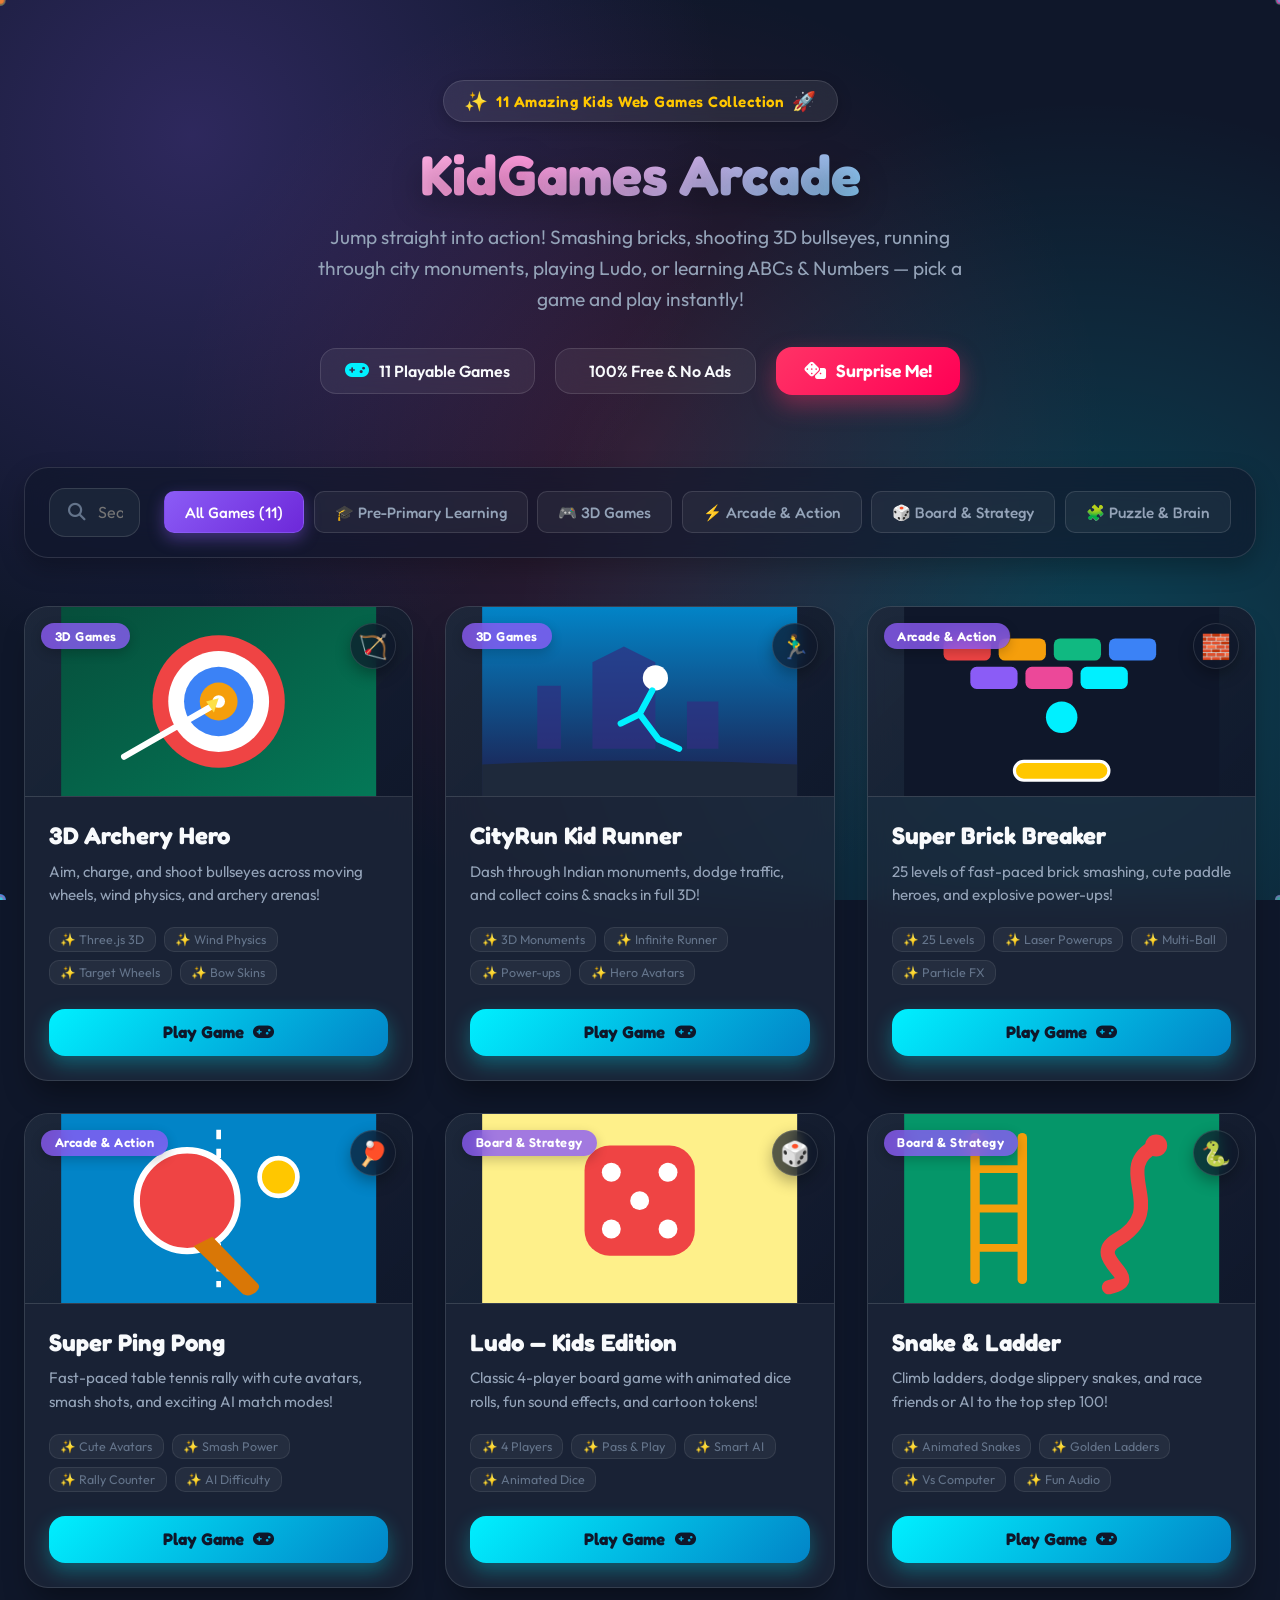
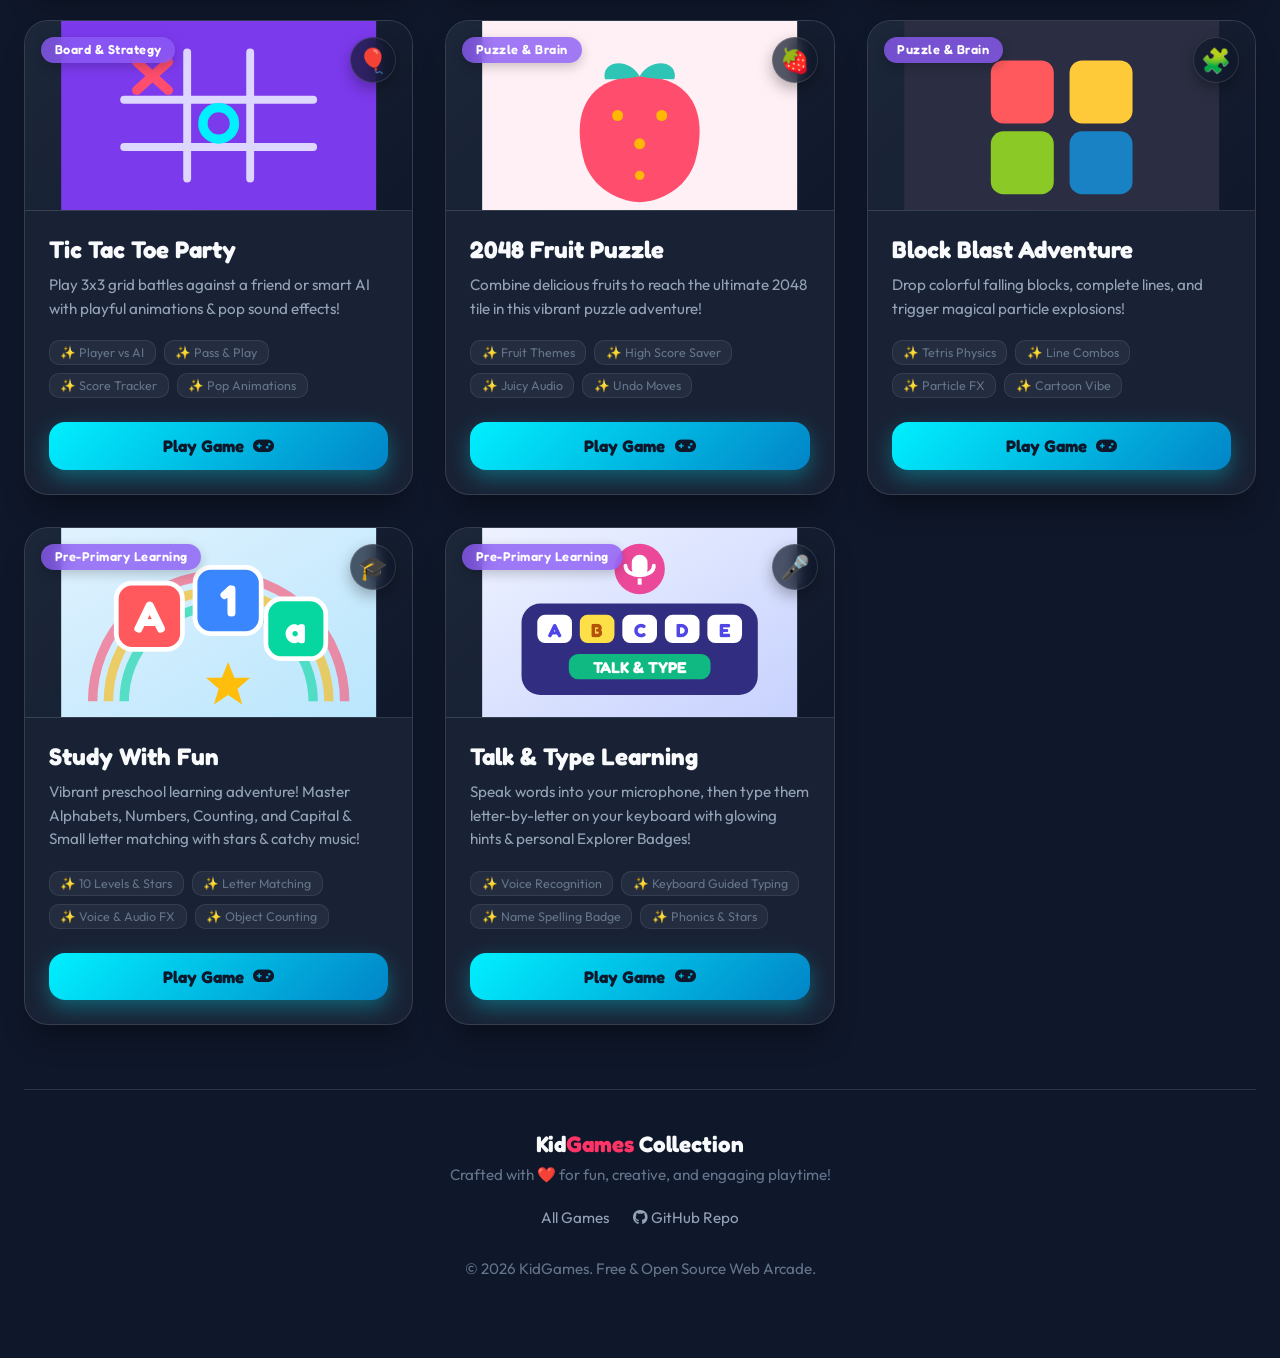
<file: index.html>
<!DOCTYPE html>
<html lang="en">
<head>
  <meta charset="UTF-8" />
  <meta name="viewport" content="width=device-width, initial-scale=1.0, maximum-scale=1.0, user-scalable=no" />
  <title>KidGames — Fun Interactive Web Games Collection for Kids! 🎮</title>
  <meta name="description" content="Explore a exciting collection of fun, colorful, interactive web games for kids! Play 3D runners, archery, brick breaker, ludo, 2048 fruit puzzle, tetris blocks, ping pong & more." />
  <meta name="keywords" content="kid games, html5 games, browser games, 3d games, ludo, ping pong, archery, brick breaker, tictactoe, fruit puzzle" />
  <meta name="theme-color" content="#0f172a" />
  
  <!-- Favicon -->
  <link rel="icon" href="favicon.svg" type="image/svg+xml" />

  <!-- Google Fonts -->
  <link rel="preconnect" href="https://fonts.googleapis.com" />
  <link rel="preconnect" href="https://fonts.gstatic.com" crossorigin />
  <link href="https://fonts.googleapis.com/css2?family=Baloo+2:wght@600;700;800&family=Fredoka:wght@400;500;600;700&family=Outfit:wght@400;500;600;700;800&display=swap" rel="stylesheet" />

  <!-- FontAwesome Icons -->
  <link rel="stylesheet" href="https://cdnjs.cloudflare.com/ajax/libs/font-awesome/6.4.0/css/all.min.css" />

  <!-- Custom Stylesheet -->
  <link rel="stylesheet" href="css/styles.css" />
</head>
<body>

  <!-- Floating Background Particle Canvas Overlay -->
  <canvas id="bg-canvas" aria-hidden="true"></canvas>

  <!-- Main Container -->
  <div class="app-container">
    
    <!-- Hero Header -->
    <header class="hero-header">
      <div class="brand-badge">
        <span>✨</span> 11 Amazing Kids Web Games Collection <span>🚀</span>
      </div>
      <h1 class="hero-title">KidGames Arcade</h1>
      <p class="hero-subtitle">
        Jump straight into action! Smashing bricks, shooting 3D bullseyes, running through city monuments, playing Ludo, or learning ABCs & Numbers — pick a game and play instantly!
      </p>

      <div class="hero-actions">
        <div class="stat-chip">
          <i class="fa-solid fa-gamepad"></i>
          <span>11 Playable Games</span>
        </div>
        <div class="stat-chip">
          <i class="fa-solid fa-sparkles"></i>
          <span>100% Free & No Ads</span>
        </div>
        <button id="btn-surprise" class="btn-surprise" type="button" title="Launch a random game!">
          <i class="fa-solid fa-dice"></i> Surprise Me!
        </button>
      </div>
    </header>

    <!-- Toolbar: Search & Category Filter Section -->
    <section class="toolbar-section" aria-label="Game Filter Toolbar">
      <!-- Live Search Bar -->
      <div class="search-wrapper">
        <input 
          id="search-input" 
          class="search-input" 
          type="text" 
          placeholder="Search games, features or genres..." 
          aria-label="Search games"
        />
        <i class="fa-solid fa-magnifying-glass"></i>
      </div>

      <!-- Category Filter Pills -->
      <div class="filter-tabs" role="tablist" aria-label="Game Categories">
        <button class="tab-btn active" data-category="all" role="tab" aria-selected="true">All Games (11)</button>
        <button class="tab-btn" data-category="learning" role="tab" aria-selected="false">🎓 Pre-Primary Learning</button>
        <button class="tab-btn" data-category="3d" role="tab" aria-selected="false">🎮 3D Games</button>
        <button class="tab-btn" data-category="arcade" role="tab" aria-selected="false">⚡ Arcade & Action</button>
        <button class="tab-btn" data-category="board" role="tab" aria-selected="false">🎲 Board & Strategy</button>
        <button class="tab-btn" data-category="puzzle" role="tab" aria-selected="false">🧩 Puzzle & Brain</button>
      </div>
    </section>

    <!-- Dynamic Games Listing Grid -->
    <main id="games-grid" class="games-grid" aria-live="polite">
      <!-- Game Cards will be rendered dynamically via JS -->
    </main>

    <!-- Footer -->
    <footer class="portal-footer">
      <div class="footer-brand">
        Kid<span>Games</span> Collection
      </div>
      <p class="footer-text">
        Crafted with ❤️ for fun, creative, and engaging playtime!
      </p>
      <nav class="footer-nav">
        <a href="#games-grid" class="footer-link">All Games</a>
        <a href="https://github.com/vickypatil2207/KidGames" target="_blank" rel="noopener noreferrer" class="footer-link">
          <i class="fa-brands fa-github"></i> GitHub Repo
        </a>
      </nav>
      <div class="footer-copy">
        &copy; 2026 KidGames. Free & Open Source Web Arcade.
      </div>
    </footer>

  </div>

  <!-- Application Logic JS -->
  <script src="js/app.js"></script>
</body>
</html>
</file>
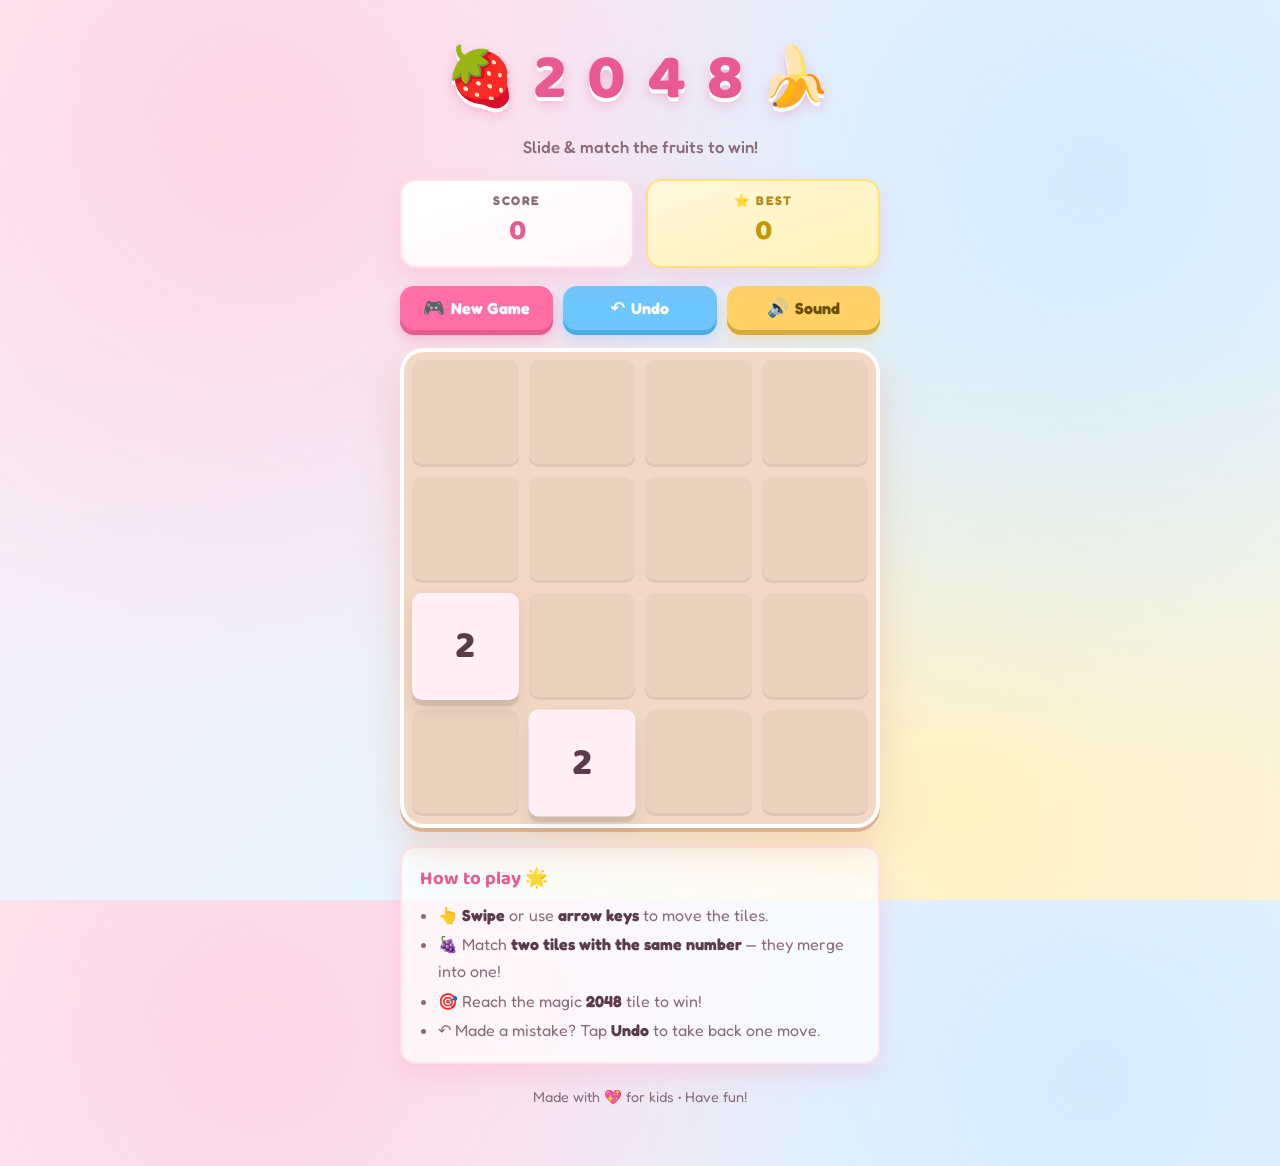
<file: 2048/index.html>
<!DOCTYPE html>
<html lang="en">
<head>
  <meta charset="UTF-8" />
  <meta name="viewport" content="width=device-width, initial-scale=1.0, maximum-scale=1.0, user-scalable=no" />
  <meta name="theme-color" content="#ffd6e0" />
  <title>🍓 2048 - The Fruit Puzzle! 🍌</title>
  <link rel="preconnect" href="https://fonts.googleapis.com" />
  <link rel="preconnect" href="https://fonts.gstatic.com" crossorigin />
  <link
    href="https://fonts.googleapis.com/css2?family=Fredoka:wght@400;500;600;700&family=Baloo+2:wght@600;700;800&display=swap"
    rel="stylesheet"
  />
  <link rel="stylesheet" href="css/styles.css" />
  <link rel="icon" href="favicon.svg" type="image/svg+xml" />
</head>
<body>
  <!-- Floating background bubbles -->
  <div class="bubbles" aria-hidden="true">
    <span></span><span></span><span></span><span></span>
    <span></span><span></span><span></span><span></span>
  </div>

  <main class="app">
    <header class="hero">
      <h1 class="title">
        <span class="title-fruit">🍓</span>
        <span class="title-text">2&nbsp;0&nbsp;4&nbsp;8</span>
        <span class="title-fruit">🍌</span>
      </h1>
      <p class="subtitle">Slide &amp; match the fruits to win!</p>
    </header>

    <section class="info-bar" aria-label="Score panel">
      <div class="score-box">
        <span class="score-label">SCORE</span>
        <span class="score-value" id="score">0</span>
      </div>
      <div class="score-box best">
        <span class="score-label">⭐ BEST</span>
        <span class="score-value" id="best">0</span>
      </div>
    </section>

    <div class="actions">
      <button class="btn btn-primary" id="new-game-btn" type="button">
        <span class="btn-icon">🎮</span>
        <span>New Game</span>
      </button>
      <button class="btn btn-secondary" id="undo-btn" type="button">
        <span class="btn-icon">↶</span>
        <span>Undo</span>
      </button>
      <button class="btn btn-sound" id="sound-btn" type="button" aria-pressed="true">
        <span class="btn-icon" id="sound-icon">🔊</span>
        <span>Sound</span>
      </button>
    </div>

    <section class="board-wrapper" aria-label="Game board">
      <div class="board" id="board" role="grid" aria-label="4 by 4 game grid">
        <!-- Cell backgrounds rendered by UI -->
        <div class="grid-bg" id="grid-bg" aria-hidden="true"></div>
        <!-- Tiles rendered by UI -->
        <div class="tile-layer" id="tile-layer"></div>
      </div>

      <!-- Overlay messages (win / lose) -->
      <div class="overlay" id="overlay" aria-live="polite">
        <div class="overlay-card">
          <div class="overlay-emoji" id="overlay-emoji">🎉</div>
          <h2 class="overlay-title" id="overlay-title">You did it!</h2>
          <p class="overlay-message" id="overlay-message">You reached 2048! Keep going for a higher score.</p>
          <div class="overlay-actions">
            <button class="btn btn-primary" id="overlay-primary" type="button">Play Again</button>
            <button class="btn btn-secondary" id="overlay-secondary" type="button">Keep Going</button>
          </div>
        </div>
      </div>
    </section>

    <section class="how-to">
      <h3>How to play 🌟</h3>
      <ul>
        <li>👆 <b>Swipe</b> or use <b>arrow keys</b> to move the tiles.</li>
        <li>🍇 Match <b>two tiles with the same number</b> — they merge into one!</li>
        <li>🎯 Reach the magic <b>2048</b> tile to win!</li>
        <li>↶ Made a mistake? Tap <b>Undo</b> to take back one move.</li>
      </ul>
    </section>

    <footer class="footer">
      <span>Made with 💖 for kids • Have fun!</span>
    </footer>
  </main>

  <!-- Confetti container -->
  <div class="confetti" id="confetti" aria-hidden="true"></div>

  <!-- Scripts loaded as ES6 modules so OOP classes live in their own files -->
  <script type="module" src="js/main.js"></script>
</body>
</html>
</file>
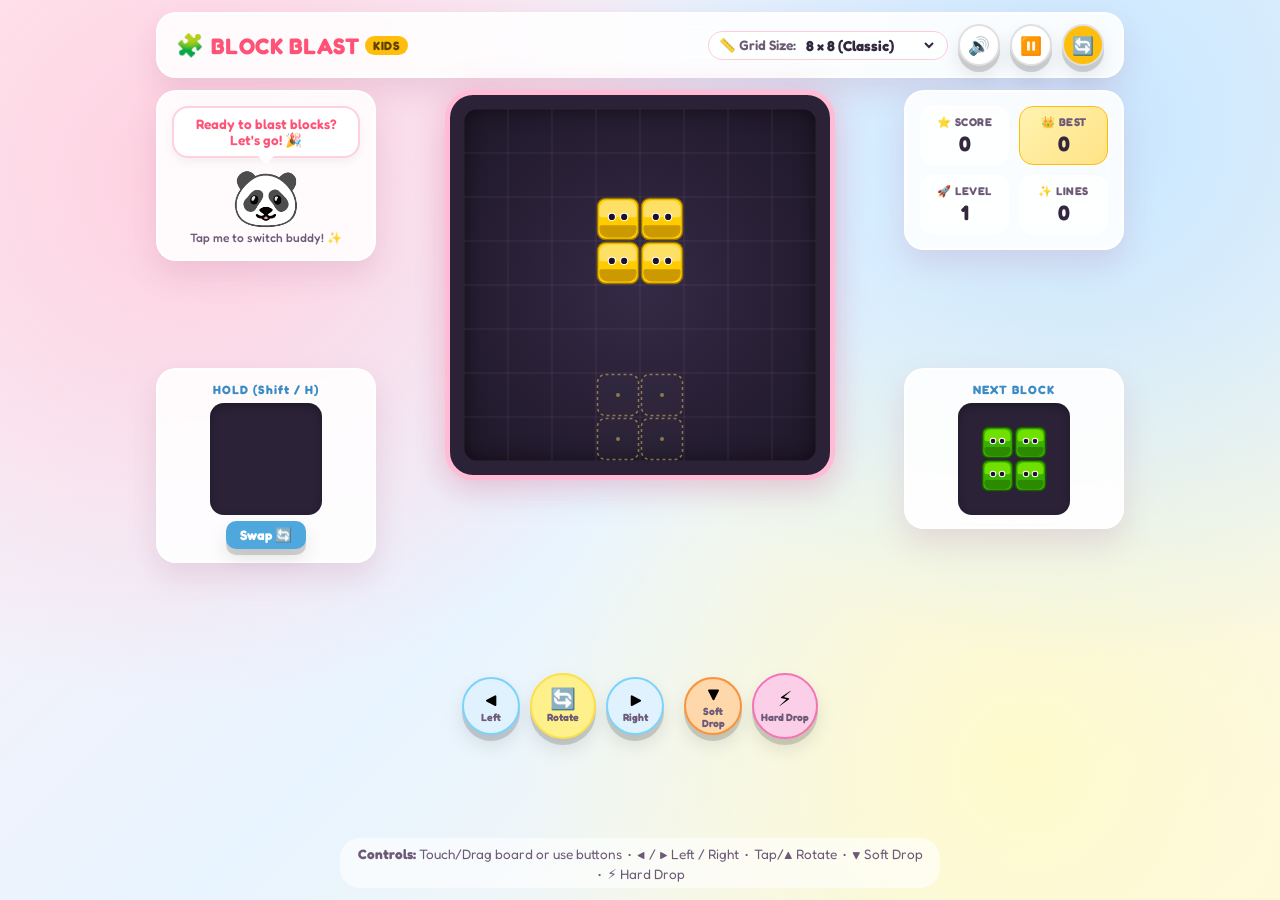
<file: Blocks/index.html>
<!DOCTYPE html>
<html lang="en">
<head>
  <meta charset="UTF-8" />
  <meta name="viewport" content="width=device-width, initial-scale=1.0, maximum-scale=1.0, user-scalable=no" />
  <meta name="theme-color" content="#ffebf0" />
  <title>🧩 Block Blast Adventure - Kids Falling Blocks! 🌈</title>
  <link rel="preconnect" href="https://fonts.googleapis.com" />
  <link rel="preconnect" href="https://fonts.gstatic.com" crossorigin />
  <link href="https://fonts.googleapis.com/css2?family=Fredoka:wght@400;500;600;700&family=Baloo+2:wght@600;700;800&display=swap" rel="stylesheet" />
  <link rel="stylesheet" href="css/styles.css" />
  <link rel="icon" href="favicon.svg" type="image/svg+xml" />
</head>
<body>
  <!-- Floating background bubbles for cartoon vibe -->
  <div class="bubbles" aria-hidden="true">
    <span></span><span></span><span></span><span></span>
    <span></span><span></span><span></span><span></span>
  </div>

  <!-- Main Particle Canvas overlay for line clear & combo celebrations -->
  <canvas id="particle-canvas" class="particle-canvas"></canvas>

  <div class="app">
    <!-- Header Controls -->
    <header class="game-header">
      <div class="brand">
        <h1 class="game-title">
          <span class="emoji">🧩</span> BLOCK BLAST <span class="badge">KIDS</span>
        </h1>
      </div>

      <div class="header-actions">
        <!-- Grid Mode Selection -->
        <div class="selector-group">
          <label for="grid-select" class="selector-label">📏 Grid Size:</label>
          <select id="grid-select" class="custom-select">
            <option value="8x8" selected>8 × 8 (Classic)</option>
            <option value="12x12">12 × 12 (Big Board)</option>
            <option value="6x9">6 × 9 (Compact)</option>
            <option value="8x12">8 × 12 (Tall Tower)</option>
          </select>
        </div>

        <button id="sound-btn" class="btn btn-icon" type="button" title="Toggle Sound" aria-label="Toggle Sound">
          <span id="sound-icon">🔊</span>
        </button>

        <button id="pause-btn" class="btn btn-icon" type="button" title="Pause Game" aria-label="Pause Game">
          <span>⏸️</span>
        </button>

        <button id="restart-btn" class="btn btn-icon btn-accent" type="button" title="New Game" aria-label="New Game">
          <span>🔄</span>
        </button>
      </div>
    </header>

    <!-- Main Game Container -->
    <main class="game-main">
      <!-- Cute Cartoon Mascot -->
      <div class="mascot-card" id="mascot-card">
        <div class="mascot-bubble" id="mascot-bubble">
          <span id="mascot-text">Ready to blast blocks? Let's go! 🎉</span>
        </div>
        <div class="mascot-avatar" id="mascot-avatar" role="button" tabindex="0" title="Click to change character!">
          <span class="mascot-emoji" id="mascot-emoji">🐼</span>
        </div>
        <p class="mascot-hint">Tap me to switch buddy! ✨</p>
      </div>

      <!-- Score Card -->
      <div class="score-card">
        <div class="score-item">
          <span class="score-label">⭐ SCORE</span>
          <span class="score-value" id="score">0</span>
        </div>
        <div class="score-item highlight">
          <span class="score-label">👑 BEST</span>
          <span class="score-value" id="best-score">0</span>
        </div>
        <div class="score-item">
          <span class="score-label">🚀 LEVEL</span>
          <span class="score-value" id="level">1</span>
        </div>
        <div class="score-item">
          <span class="score-label">✨ LINES</span>
          <span class="score-value" id="lines">0</span>
        </div>
      </div>

      <!-- Game Board Grid -->
      <section class="board-container">
        <div class="board-wrapper">
          <div id="game-board" class="game-board" role="grid" aria-label="Falling blocks game grid">
            <!-- Canvas or dynamic cells rendered by JS -->
            <canvas id="board-canvas"></canvas>
          </div>

          <!-- Pause Overlay -->
          <div id="pause-overlay" class="overlay hidden">
            <div class="overlay-card">
              <div class="overlay-emoji">⏸️</div>
              <h2>Game Paused</h2>
              <p>Take a breath! Ready to continue playing?</p>
              <button id="resume-btn" class="btn btn-primary btn-lg" type="button">▶ Resume</button>
            </div>
          </div>
        </div>
      </section>

      <!-- Previews Container (Hold & Next Block) -->
      <div class="previews-container">
        <!-- Hold Piece Box -->
        <div class="preview-box hold-box">
          <div class="preview-title">HOLD (Shift / H)</div>
          <div id="hold-container" class="preview-canvas-container">
            <canvas id="hold-canvas" width="100" height="100"></canvas>
          </div>
          <button id="swap-btn" class="btn btn-small" type="button">Swap 🔄</button>
        </div>

        <!-- Next Piece Box -->
        <div class="preview-box next-box">
          <div class="preview-title">NEXT BLOCK</div>
          <div id="next-container" class="preview-canvas-container">
            <canvas id="next-canvas" width="100" height="100"></canvas>
          </div>
        </div>
      </div>

      <!-- On-screen Cartoon Controls for Touch/Mouse -->
      <div class="touch-controls-section">
        <div class="controls-dpad">
          <button id="btn-left" class="ctrl-btn ctrl-left" type="button" aria-label="Move Left">
            <span>◀</span>
            <small>Left</small>
          </button>
          <button id="btn-rotate" class="ctrl-btn ctrl-rotate" type="button" aria-label="Rotate Block">
            <span>🔄</span>
            <small>Rotate</small>
          </button>
          <button id="btn-right" class="ctrl-btn ctrl-right" type="button" aria-label="Move Right">
            <span>▶</span>
            <small>Right</small>
          </button>
        </div>

        <div class="controls-actions">
          <button id="btn-down" class="ctrl-btn ctrl-down" type="button" aria-label="Soft Drop">
            <span>▼</span>
            <small>Soft Drop</small>
          </button>
          <button id="btn-drop" class="ctrl-btn ctrl-drop" type="button" aria-label="Hard Drop">
            <span>⚡</span>
            <small>Hard Drop</small>
          </button>
        </div>
      </div>
    </main>

    <!-- Instructions Banner -->
    <div class="game-instructions">
      <span><b>Controls:</b> Touch/Drag board or use buttons &nbsp;•&nbsp; ◀ / ▶ Left / Right &nbsp;•&nbsp; Tap/▲ Rotate &nbsp;•&nbsp; ▼ Soft Drop &nbsp;•&nbsp; ⚡ Hard Drop</span>
    </div>
  </div>

  <!-- Game Over Modal -->
  <div id="gameover-overlay" class="overlay hidden">
    <div class="overlay-card gameover-card">
      <div class="overlay-emoji" id="gameover-emoji">🥳</div>
      <h2 id="gameover-title">Great Job!</h2>
      <p id="gameover-message">You cleared many lines!</p>

      <div class="gameover-stats">
        <div class="stat-box">
          <span>Final Score</span>
          <strong id="final-score">0</strong>
        </div>
        <div class="stat-box">
          <span>Lines Cleared</span>
          <strong id="final-lines">0</strong>
        </div>
        <div class="stat-box">
          <span>Level Reached</span>
          <strong id="final-level">1</strong>
        </div>
      </div>

      <div class="overlay-actions">
        <button id="play-again-btn" class="btn btn-primary btn-lg" type="button">🎮 Play Again!</button>
      </div>
    </div>
  </div>

  <!-- ES Modules -->
  <script type="module" src="js/main.js"></script>
</body>
</html>
</file>
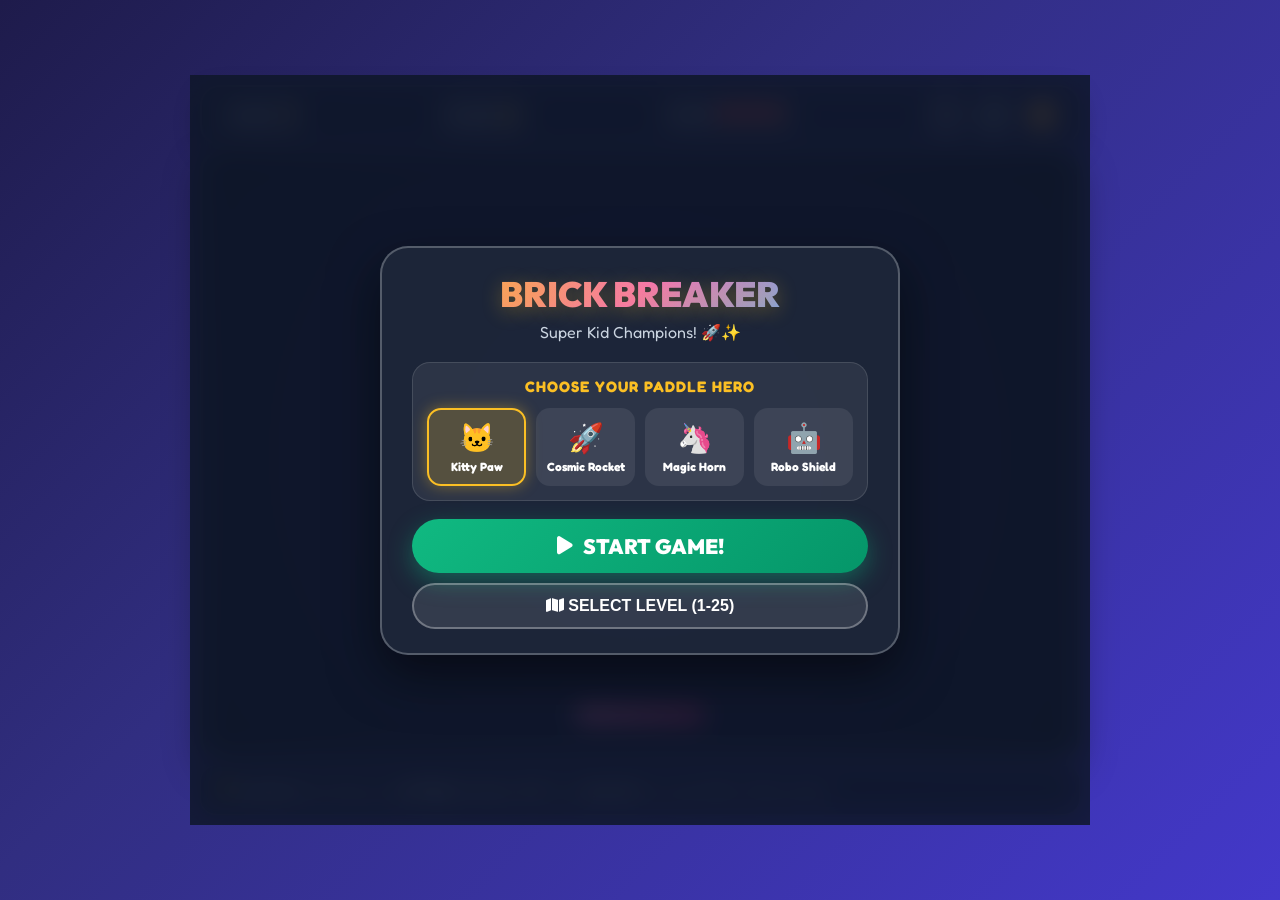
<file: BrickBreaker/index.html>
<!DOCTYPE html>
<html lang="en">
<head>
  <meta charset="UTF-8">
  <meta name="viewport" content="width=device-width, initial-scale=1.0, maximum-scale=1.0, user-scalable=no, viewport-fit=cover">
  <title>Super Brick Breaker Kids! 🧱✨</title>
  <meta name="description" content="A fun, vibrant, 25-level Brick Breaker game for kids with cute paddle heroes, explosive power-ups, particles, and cool sound effects!">
  
  <!-- Google Fonts -->
  <link rel="preconnect" href="https://fonts.googleapis.com">
  <link rel="preconnect" href="https://fonts.gstatic.com" crossorigin>
  <link href="https://fonts.googleapis.com/css2?family=Fredoka:wght@400;500;600;700&family=Outfit:wght@500;700;900&display=swap" rel="stylesheet">
  
  <!-- FontAwesome Icons -->
  <link rel="stylesheet" href="https://cdnjs.cloudflare.com/ajax/libs/font-awesome/6.4.0/css/all.min.css">
  
  <!-- External CSS Stylesheet -->
  <link rel="stylesheet" href="css/styles.css">
  <link rel="icon" href="favicon.svg" type="image/svg+xml">
</head>
<body>

  <!-- Game Canvas Container Wrapper -->
  <div id="game-wrapper">
    
    <!-- Top HUD Header -->
    <header id="game-hud">
      <div class="hud-badge">
        <span class="hud-label">LEVEL</span>
        <span id="hud-level" class="hud-value">1</span>
      </div>

      <div class="hud-badge">
        <span class="hud-label">SCORE</span>
        <span id="hud-score" class="hud-value">0</span>
      </div>

      <div class="hud-badge">
        <span class="hud-label">LIVES</span>
        <div id="hud-lives" class="lives-container">
          <i class="fa-solid fa-heart"></i>
          <i class="fa-solid fa-heart"></i>
          <i class="fa-solid fa-heart"></i>
        </div>
      </div>

      <div class="hud-controls">
        <button id="fullscreen-btn" class="hud-btn" title="Toggle Fullscreen" aria-label="Toggle Fullscreen">⛶</button>
        <button id="sound-btn" class="hud-btn" title="Toggle Sound" aria-label="Toggle Sound">🔊</button>
        <button id="pause-btn" class="hud-btn" title="Pause Game" aria-label="Pause Game">⏸️</button>
      </div>
    </header>

    <!-- Canvas Game Container -->
    <div id="canvas-container">
      <canvas id="game-canvas" width="800" height="600"></canvas>
      
      <!-- Power-up Toast Notification -->
      <div id="powerup-toast">⚡ LASER PADDLE ACTIVATED!</div>
    </div>

    <!-- Bottom Controls & Hints -->
    <footer id="controls-bar">
      <span class="desktop-controls-tip">
        💡 <b>Controls:</b> Move Mouse or <b>Left/Right Arrows / A-D</b>. Press <b>Spacebar</b> to Launch Ball / Shoot Lasers!
      </span>

      <div class="mobile-buttons">
        <button id="btn-left" class="mobile-btn">◀ LEFT</button>
        <button id="btn-action" class="mobile-btn" style="background: var(--primary-yellow);">🚀 LAUNCH / FIRE</button>
        <button id="btn-right" class="mobile-btn">RIGHT ▶</button>
      </div>
    </footer>

  <!-- START / MAIN MENU MODAL -->
  <div id="start-modal" class="modal-overlay">
    <div class="modal-card">
      <h1 class="game-title">BRICK BREAKER</h1>
      <p class="game-subtitle">Super Kid Champions! 🚀✨</p>

      <!-- Hero Selector -->
      <div class="modal-section">
        <div class="modal-section-title">Choose Your Paddle Hero</div>
        <div class="hero-grid">
          <div class="hero-card active" data-hero="kitty">
            <span class="hero-icon">🐱</span>
            <span class="hero-name">Kitty Paw</span>
          </div>
          <div class="hero-card" data-hero="rocket">
            <span class="hero-icon">🚀</span>
            <span class="hero-name">Cosmic Rocket</span>
          </div>
          <div class="hero-card" data-hero="unicorn">
            <span class="hero-icon">🦄</span>
            <span class="hero-name">Magic Horn</span>
          </div>
          <div class="hero-card" data-hero="robo">
            <span class="hero-icon">🤖</span>
            <span class="hero-name">Robo Shield</span>
          </div>
        </div>
      </div>

      <button id="btn-play-start" class="primary-btn">
        <i class="fa-solid fa-play"></i> START GAME!
      </button>

      <button id="btn-open-levels" class="secondary-btn" style="width: 100%; margin-top: 10px;">
        <i class="fa-solid fa-map"></i> SELECT LEVEL (1-25)
      </button>
    </div>
  </div>

  <!-- LEVEL SELECT MODAL -->
  <div id="level-modal" class="modal-overlay hidden">
    <div class="modal-card">
      <h2 class="game-title" style="font-size: 1.8rem;">SELECT LEVEL</h2>
      <p class="game-subtitle">25 Epic Levels to Master!</p>

      <div class="modal-section">
        <div id="levels-grid" class="levels-grid">
          <!-- 25 Level Buttons generated dynamically -->
        </div>
      </div>

      <button id="btn-close-levels" class="secondary-btn" style="width: 100%;">
        <i class="fa-solid fa-arrow-left"></i> BACK TO MENU
      </button>
    </div>
  </div>

  <!-- LEVEL WIN MODAL -->
  <div id="win-modal" class="modal-overlay hidden">
    <div class="modal-card">
      <h2 class="game-title" style="font-size: 2rem;">LEVEL CLEAR! 🎉</h2>
      <p id="win-message" class="game-subtitle">Awesome Job, Superstar!</p>

      <div class="star-rating" id="win-stars">
        <i class="fa-solid fa-star"></i>
        <i class="fa-solid fa-star"></i>
        <i class="fa-solid fa-star"></i>
      </div>

      <div class="modal-section">
        <div style="display: flex; justify-content: space-around; font-size: 1.1rem; font-weight: 700;">
          <div>Score: <span id="win-score-text" style="color: var(--primary-yellow);">0</span></div>
          <div>High Score: <span id="win-high-text" style="color: var(--primary-cyan);">0</span></div>
        </div>
      </div>

      <div class="modal-btn-row">
        <button id="btn-replay-level" class="secondary-btn">
          <i class="fa-solid fa-rotate-right"></i> REPLAY
        </button>
        <button id="btn-next-level" class="primary-btn">
          <i class="fa-solid fa-forward"></i> NEXT LEVEL
        </button>
      </div>
    </div>
  </div>

  <!-- GAME OVER MODAL -->
  <div id="gameover-modal" class="modal-overlay hidden">
    <div class="modal-card">
      <h2 class="game-title" style="font-size: 2rem; background: linear-gradient(135deg, #ef4444, #f97316); -webkit-background-clip: text; -webkit-text-fill-color: transparent;">TRY AGAIN! 💔</h2>
      <p class="game-subtitle">Don't give up! You can do it!</p>

      <div class="modal-section">
        <div style="font-size: 1.2rem; font-weight: 700;">
          Final Score: <span id="gameover-score-text" style="color: var(--primary-yellow);">0</span>
        </div>
      </div>

      <div class="modal-btn-row">
        <button id="btn-menu-gameover" class="secondary-btn">
          <i class="fa-solid fa-house"></i> MENU
        </button>
        <button id="btn-retry-gameover" class="primary-btn" style="background: linear-gradient(135deg, #3b82f6, #2563eb);">
          <i class="fa-solid fa-rotate-right"></i> TRY AGAIN
        </button>
      </div>
    </div>
  </div>

  </div> <!-- End #game-wrapper -->

  <!-- Modular JavaScript Engine Files -->
  <script src="js/audio.js"></script>
  <script src="js/levels.js"></script>
  <script src="js/powerups.js"></script>
  <script src="js/particles.js"></script>
  <script src="js/renderer.js"></script>
  <script src="js/ui.js"></script>
  <script src="js/game.js"></script>
</body>
</html>
</file>
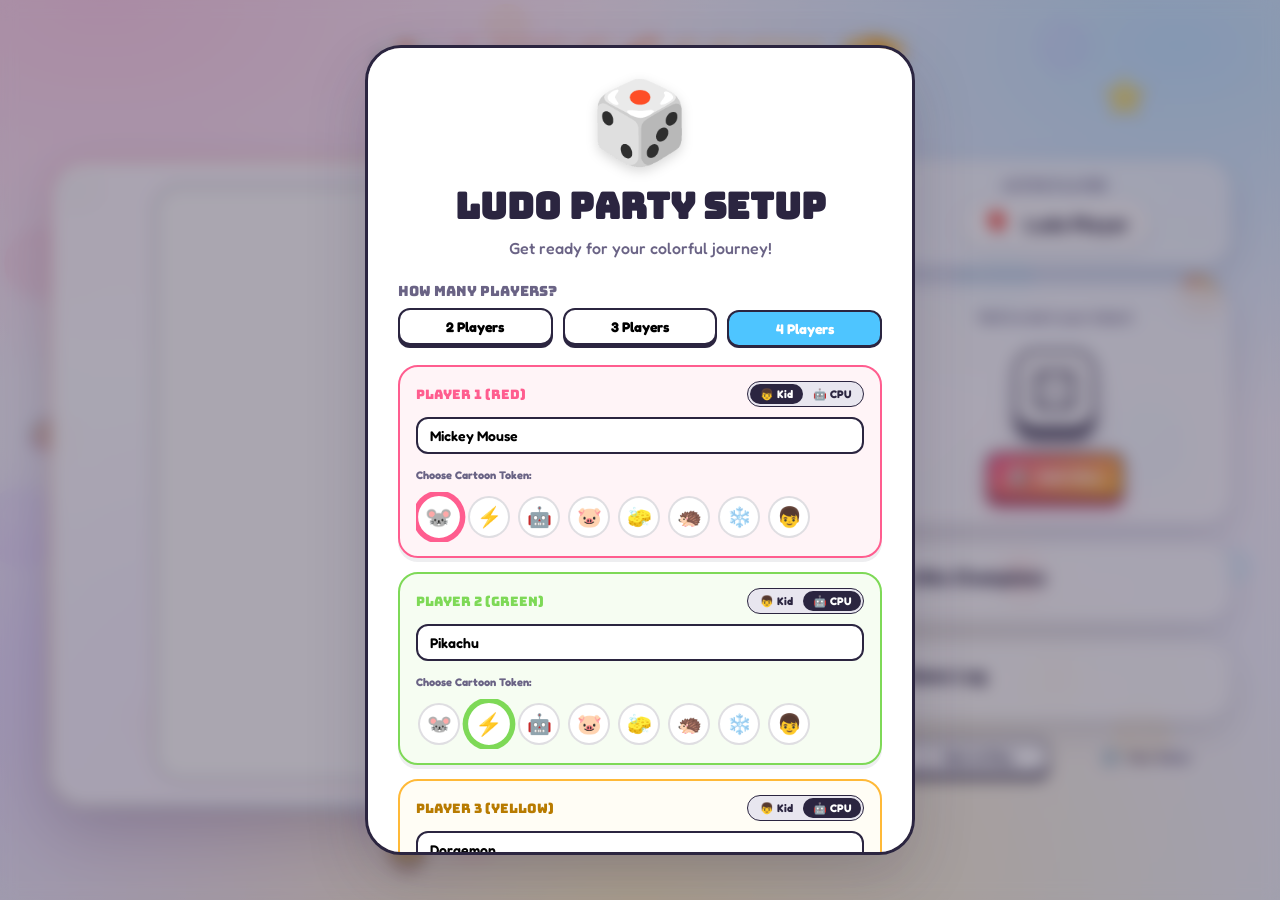
<file: Ludo/index.html>
<!DOCTYPE html>
<html lang="en">
<head>
  <meta charset="UTF-8" />
  <meta name="viewport" content="width=device-width, initial-scale=1.0" />
  <title>🎲 Ludo — Kids Edition 🏆</title>
  <link rel="preconnect" href="https://fonts.googleapis.com" />
  <link rel="preconnect" href="https://fonts.gstatic.com" crossorigin />
  <link
    href="https://fonts.googleapis.com/css2?family=Fredoka:wght@400;500;600;700&family=Bungee&display=swap"
    rel="stylesheet"
  />
  <link rel="stylesheet" href="css/styles.css" />
  <link rel="stylesheet" href="css/animations.css" />
  <link rel="icon" href="favicon.svg" type="image/svg+xml" />
</head>
<body>
  <!-- Animated background -->
  <canvas id="bg-canvas" aria-hidden="true"></canvas>

  <!-- Floating decorations -->
  <div class="floating-deco" aria-hidden="true">
    <span>🎲</span><span>⭐</span><span>🎈</span><span>🦄</span>
    <span>🌈</span><span>🍭</span><span>🎨</span><span>🦁</span>
  </div>

  <header class="app-header">
    <h1 class="title">
      <span class="title-emoji">🎲</span>
      <span class="title-text">LUDO PARTY</span>
      <span class="title-emoji">🏆</span>
    </h1>
    <p class="subtitle">A magical adventure for little champions!</p>
  </header>

  <main class="game-shell">
    <!-- Board Wrap -->
    <section class="board-wrap" aria-label="Game board">
      <div id="board" class="ludo-board"></div>
    </section>

    <!-- Sidebar controls -->
    <aside class="sidebar">
      <div class="card turn-card">
        <div class="turn-label">Active Player</div>
        <div id="turn-indicator" class="turn-indicator">
          <span class="turn-avatar">🎈</span>
          <span class="turn-name">Ludo Player</span>
        </div>
      </div>

      <div class="card dice-card">
        <div id="dice-message" class="dice-message">Roll to start your token!</div>
        <div id="dice-container" class="dice-wrapper">
          <div id="dice" class="dice" role="button" tabindex="0" aria-label="Roll the dice">
            <span class="dice-face" data-face="1">⚀</span>
          </div>
        </div>
        <button id="roll-btn" class="btn btn-primary" type="button">
          <span>🎲</span><span>Roll Dice</span>
        </button>
      </div>

      <div class="card players-card">
        <h3 class="card-title">Little Champions</h3>
        <ul id="players-list" class="players-list"></ul>
      </div>

      <div class="card log-card">
        <h3 class="card-title">Game Log</h3>
        <ul id="log-list" class="log-list"></ul>
      </div>

      <div class="sidebar-buttons">
        <button id="rules-btn" class="btn btn-secondary btn-small" type="button">
          <span>📖</span><span>How to Play</span>
        </button>
        <button id="reset-btn" class="btn btn-ghost btn-small" type="button">
          <span>🔄</span><span>New Game</span>
        </button>
      </div>
    </aside>
  </main>

  <!-- Rules modal -->
  <div id="rules-modal" class="modal" role="dialog" aria-modal="true" aria-hidden="true">
    <div class="modal-card rules-card">
      <h2 class="modal-title">🌟 How to Play 🌟</h2>
      <div class="rules-content">
        <p>👋 Welcome to Ludo Party! Here are the rules for little champions:</p>
        <ul>
          <li><strong>✨ Releasing a Token:</strong> Roll a <strong>6</strong> to free your cartoon token from the corner yard and put it on the starting star cell!</li>
          <li><strong>🎲 Extra Rolls:</strong> If you roll a <strong>6</strong>, you get to roll the dice one more time!</li>
          <li><strong>⚡ Moving:</strong> Tap/click on your glowing token to move it forward. If it's a computer's turn, it will choose and move automatically!</li>
          <li><strong>💥 Cute Capture:</strong> Land on an opponent's token to "tag" it, sending it back to their yard, and get an <strong>extra roll</strong>!</li>
          <li><strong>⭐ Safe Cells:</strong> Tokens are safe from being tagged on any cell marked with a star!</li>
          <li><strong>🏆 Landing Home:</strong> Race all 4 of your tokens all the way around the board and into the center home triangle to win!</li>
        </ul>
      </div>
      <button id="rules-close" class="btn btn-primary" type="button">
        <span>Ready! Let's Go</span>
      </button>
    </div>
  </div>

  <!-- Setup modal -->
  <div id="setup-modal" class="modal open" role="dialog" aria-modal="true" aria-hidden="false">
    <div class="modal-card setup-card">
      <div class="modal-emoji">🎲</div>
      <h2 class="modal-title">Ludo Party Setup</h2>
      <p class="modal-text">Get ready for your colorful journey!</p>

      <div class="setup-section">
        <label class="setup-label">How many players?</label>
        <div class="player-count-group">
          <button class="count-btn" data-count="2" type="button">2 Players</button>
          <button class="count-btn" data-count="3" type="button">3 Players</button>
          <button class="count-btn active" data-count="4" type="button">4 Players</button>
        </div>
      </div>

      <div id="player-setup-forms" class="setup-section player-forms-section">
        <!-- Will be dynamically populated by main.js with Name input, Human/Computer toggle, and character carousel -->
      </div>

      <button id="start-btn" class="btn btn-primary" type="button">
        <span>🏁</span><span>Start Adventure</span>
      </button>
    </div>
  </div>

  <!-- Winner modal -->
  <div id="winner-modal" class="modal" role="dialog" aria-modal="true" aria-hidden="true">
    <div class="modal-card winner-card">
      <div class="confetti" aria-hidden="true"></div>
      <div class="modal-emoji">🏆</div>
      <h2 id="winner-title" class="modal-title">Champion!</h2>
      <p id="winner-text" class="modal-text">Hooray! You did a fantastic job!</p>
      
      <div id="leaderboard" class="leaderboard-section">
        <h3>Final Standings</h3>
        <ul id="leaderboard-list"></ul>
      </div>

      <button id="winner-close" class="btn btn-primary" type="button">
        <span>🎉</span><span>Play Again</span>
      </button>
    </div>
  </div>

  <script src="js/Board.js"></script>
  <script src="js/Player.js"></script>
  <script src="js/Dice.js"></script>
  <script src="js/BackgroundAnimation.js"></script>
  <script src="js/Game.js"></script>
  <script src="js/UIManager.js"></script>
  <script src="js/main.js"></script>
</body>
</html>
</file>
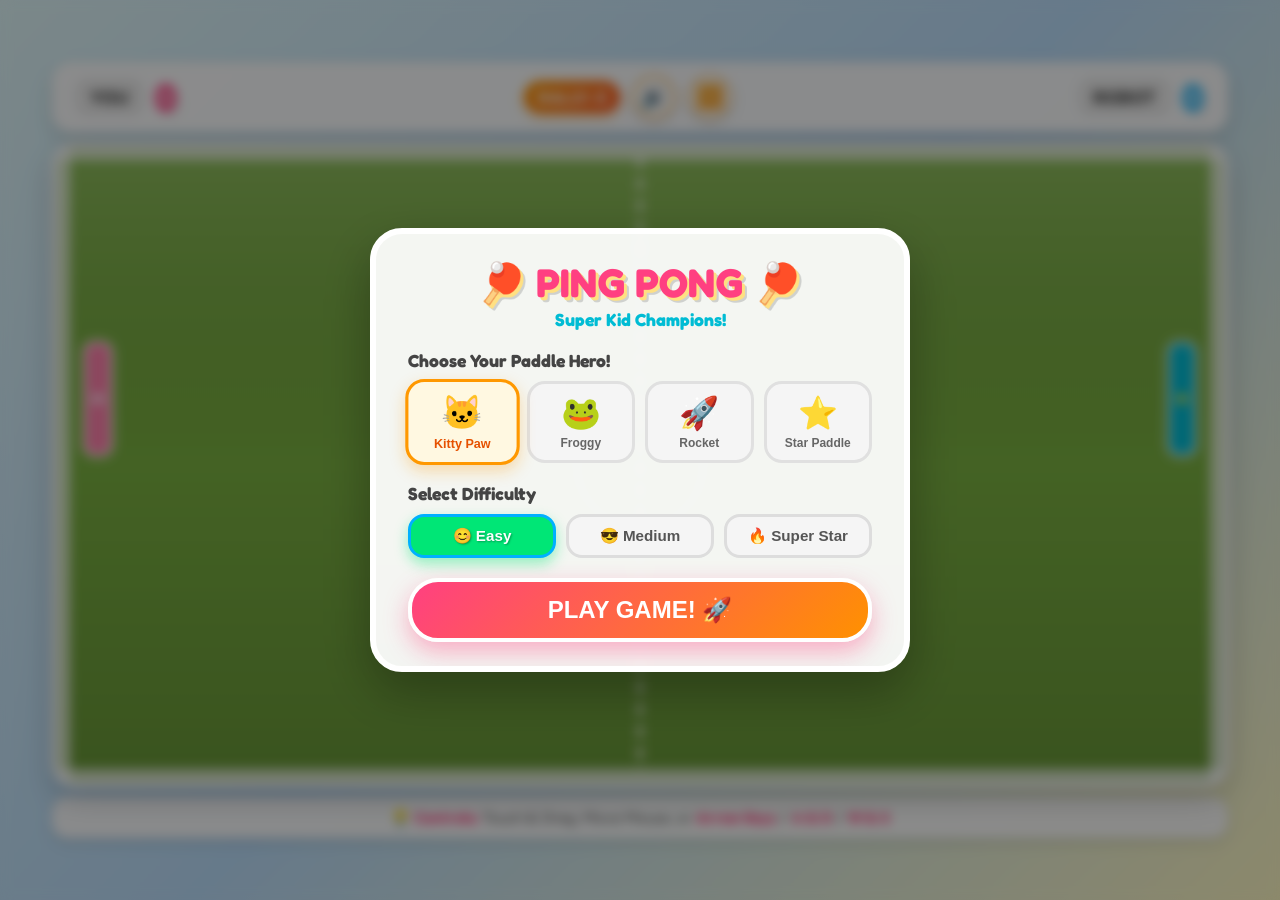
<file: PingPong/index.html>
<!DOCTYPE html>
<html lang="en">
<head>
  <meta charset="UTF-8">
  <meta name="viewport" content="width=device-width, initial-scale=1.0, maximum-scale=1.0, user-scalable=no">
  <title>Super Ping Pong Champions! 🏓</title>
  <meta name="description" content="A fun, colorful, kid-friendly Table Tennis game with cartoon paddles, power speed-ups, particle effects, and cool sound effects!">
  <link rel="preconnect" href="https://fonts.googleapis.com">
  <link rel="preconnect" href="https://fonts.gstatic.com" crossorigin>
  <link href="https://fonts.googleapis.com/css2?family=Fredoka:wght@400;600;700&display=swap" rel="stylesheet">
  <link rel="stylesheet" href="css/styles.css">
  <link rel="icon" href="favicon.svg" type="image/svg+xml">
</head>
<body>
  <!-- Main Game Container -->
  <div id="game-wrapper">
    <!-- Top HUD / Header -->
    <header id="game-hud">
      <div class="hud-item player-score-box">
        <span class="hud-label">YOU</span>
        <span id="player-score" class="score-num">0</span>
      </div>

      <div class="hud-center">
        <div id="rally-counter" class="rally-badge">RALLY: <span id="rally-count">0</span></div>
        <button id="sound-btn" class="hud-btn" title="Toggle Sound" aria-label="Toggle Sound">🔊</button>
        <button id="pause-btn" class="hud-btn" title="Pause Game" aria-label="Pause Game">⏸️</button>
      </div>

      <div class="hud-item ai-score-box">
        <span class="hud-label">ROBOT</span>
        <span id="ai-score" class="score-num">0</span>
      </div>
    </header>

    <!-- Canvas Game Area -->
    <div id="canvas-container">
      <canvas id="game-canvas"></canvas>
      
      <!-- Countdown Overlay -->
      <div id="countdown-overlay" class="hidden">
        <span id="countdown-text">3</span>
      </div>
      
      <!-- Speed Up Notification Overlay -->
      <div id="speedup-overlay" class="hidden">
        <span>⚡ SPEED UP! ⚡</span>
      </div>
    </div>

    <!-- Controls Bar / Footer -->
    <footer id="controls-bar">
      <span class="control-tip">💡 <b>Controls:</b> Touch & Drag, Move Mouse, or <b>Arrow Keys</b> / <b>A & D</b> / <b>W & S</b></span>
    </footer>
  </div>

  <!-- Start Screen Overlay -->
  <div id="start-modal" class="modal-overlay">
    <div class="modal-card">
      <div class="cartoon-banner">
        <h1>🏓 PING PONG 🏓</h1>
        <p class="subtitle">Super Kid Champions!</p>
      </div>

      <!-- Avatar Selector -->
      <div class="section-box">
        <h3>Choose Your Paddle Hero!</h3>
        <div class="avatar-grid">
          <button class="avatar-card active" data-avatar="kitty">
            <span class="avatar-icon">🐱</span>
            <span class="avatar-name">Kitty Paw</span>
          </button>
          <button class="avatar-card" data-avatar="froggy">
            <span class="avatar-icon">🐸</span>
            <span class="avatar-name">Froggy</span>
          </button>
          <button class="avatar-card" data-avatar="rocket">
            <span class="avatar-icon">🚀</span>
            <span class="avatar-name">Rocket</span>
          </button>
          <button class="avatar-card" data-avatar="star">
            <span class="avatar-icon">⭐</span>
            <span class="avatar-name">Star Paddle</span>
          </button>
        </div>
      </div>

      <!-- Difficulty Selector -->
      <div class="section-box">
        <h3>Select Difficulty</h3>
        <div class="difficulty-options">
          <button class="diff-btn active" data-diff="easy">😊 Easy</button>
          <button class="diff-btn" data-diff="medium">😎 Medium</button>
          <button class="diff-btn" data-diff="hard">🔥 Super Star</button>
        </div>
      </div>

      <!-- Start Button -->
      <button id="start-btn" class="big-pulse-btn">PLAY GAME! 🚀</button>
    </div>
  </div>

  <!-- Pause Modal Overlay -->
  <div id="pause-modal" class="modal-overlay hidden">
    <div class="modal-card small-card">
      <h2>⏸️ GAME PAUSED</h2>
      <div class="modal-buttons">
        <button id="resume-btn" class="action-btn green-btn">▶️ RESUME</button>
        <button id="restart-btn" class="action-btn yellow-btn">🔄 RESTART</button>
        <button id="menu-btn" class="action-btn blue-btn">🏠 MAIN MENU</button>
      </div>
    </div>
  </div>

  <!-- Win / Loss GameOver Modal Overlay -->
  <div id="gameover-modal" class="modal-overlay hidden">
    <canvas id="confetti-canvas"></canvas>
    <div class="modal-card gameover-card">
      <div id="gameover-icon" class="result-icon">🏆</div>
      <h2 id="gameover-title">YOU WIN!</h2>
      <p id="gameover-msg">Awesome job! You're a Ping Pong Champion!</p>

      <div class="final-score-box">
        <div class="final-score-item">
          <span>YOU</span>
          <span id="final-player-score">5</span>
        </div>
        <span class="score-vs">-</span>
        <div class="final-score-item">
          <span>ROBOT</span>
          <span id="final-ai-score">3</span>
        </div>
      </div>

      <div class="modal-buttons">
        <button id="play-again-btn" class="big-pulse-btn">PLAY AGAIN! 🏓</button>
      </div>
    </div>
  </div>

  <script src="js/audio.js"></script>
  <script src="js/particles.js"></script>
  <script src="js/ai.js"></script>
  <script src="js/physics.js"></script>
  <script src="js/renderer.js"></script>
  <script src="js/game.js"></script>
</body>
</html>
</file>
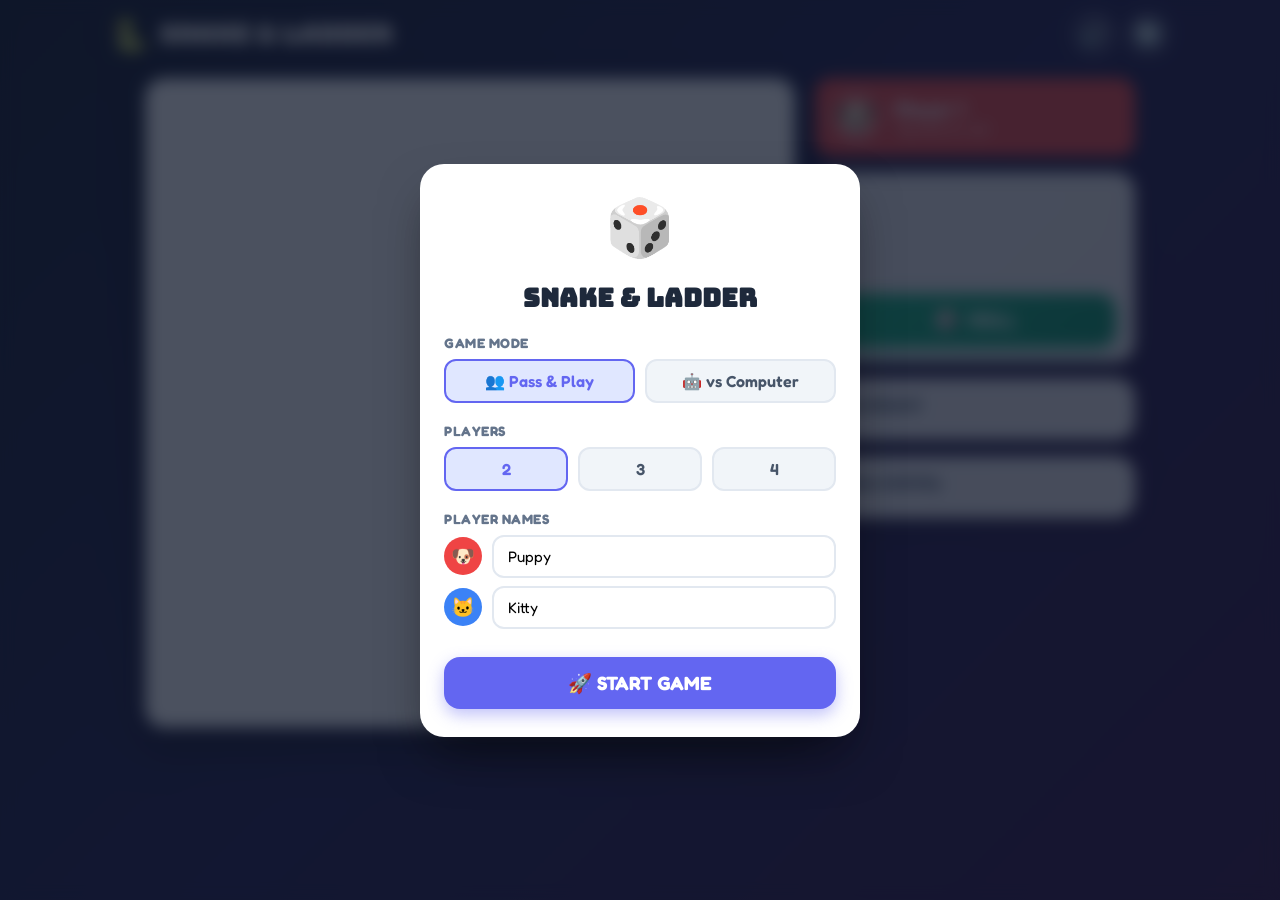
<file: SnakeAndLadder/index.html>
<!DOCTYPE html>
<html lang="en">
<head>
  <meta charset="UTF-8" />
  <meta name="viewport" content="width=device-width, initial-scale=1.0, maximum-scale=1.0, user-scalable=no" />
  <title>🐍 Snake &amp; Ladder 🪜 — Kids Edition</title>
  <link rel="preconnect" href="https://fonts.googleapis.com" />
  <link rel="preconnect" href="https://fonts.gstatic.com" crossorigin />
  <link href="https://fonts.googleapis.com/css2?family=Bungee&family=Fredoka:wght@400;500;600;700&display=swap" rel="stylesheet" />
  <link rel="stylesheet" href="css/styles.css" />
  <link rel="icon" href="favicon.svg" type="image/svg+xml" />
</head>
<body>
  <!-- Confetti particle canvas for celebrations -->
  <canvas id="confetti-canvas"></canvas>

  <!-- Top App Header -->
  <header class="app-header">
    <div class="title-wrap">
      <span class="title-icon">🐍</span>
      <h1 class="app-title">Snake &amp; Ladder</h1>
    </div>
    <div class="header-actions">
      <button id="mute-btn" class="icon-btn" type="button" aria-label="Toggle Sound">🔊</button>
      <button id="reset-btn" class="icon-btn" type="button" aria-label="New Game">🔄</button>
    </div>
  </header>

  <!-- Main Game Shell -->
  <main class="game-container">
    <!-- Board -->
    <section class="board-wrap">
      <div id="board"></div>
    </section>

    <!-- Controls Panel / Sidebar -->
    <aside class="controls-panel">
      <!-- Active Turn Card -->
      <div id="turn-banner" class="turn-banner" style="background-color: #ef4444">
        <div id="turn-emoji" class="turn-avatar">🐶</div>
        <div class="turn-info">
          <span id="turn-name" class="turn-name">Player 1</span>
          <span id="turn-msg" class="turn-msg">Tap dice to roll!</span>
        </div>
      </div>

      <!-- Dice Roll Card -->
      <div class="card dice-card">
        <div class="dice-box">
          <div id="dice" class="dice-container" role="button" tabindex="0" aria-label="Roll Dice"></div>
          <button id="roll-btn" class="btn-roll" type="button">
            <span>🎲</span>
            <span>ROLL</span>
          </button>
        </div>
      </div>

      <!-- Scoreboard -->
      <div class="card card-scoreboard">
        <h2 class="card-title">Scoreboard</h2>
        <ul id="players-list" class="players-list"></ul>
      </div>

      <!-- Game Log -->
      <div class="card card-log">
        <h2 class="card-title">Game Activity</h2>
        <ul id="log-list" class="log-list"></ul>
      </div>
    </aside>
  </main>

  <!-- Game Setup Modal -->
  <div id="setup-modal" class="modal-overlay open" role="dialog" aria-modal="true">
    <div class="modal-card">
      <div class="modal-icon">🎲</div>
      <h2 class="modal-title">Snake &amp; Ladder</h2>

      <!-- Mode selection -->
      <div class="setup-section">
        <label class="setup-label">Game Mode</label>
        <div class="btn-group">
          <button class="opt-btn mode-btn active" data-mode="local" type="button">👥 Pass &amp; Play</button>
          <button class="opt-btn mode-btn" data-mode="computer" type="button">🤖 vs Computer</button>
        </div>
      </div>

      <!-- Player Count selection -->
      <div id="player-count-section" class="setup-section">
        <label class="setup-label">Players</label>
        <div class="btn-group">
          <button class="opt-btn count-btn active" data-count="2" type="button">2</button>
          <button class="opt-btn count-btn" data-count="3" type="button">3</button>
          <button class="opt-btn count-btn" data-count="4" type="button">4</button>
        </div>
      </div>

      <!-- Player Names -->
      <div class="setup-section">
        <label class="setup-label">Player Names</label>
        <div id="name-inputs-container"></div>
      </div>

      <button id="start-btn" class="btn-primary" type="button">🚀 START GAME</button>
    </div>
  </div>

  <!-- Winner Modal -->
  <div id="winner-modal" class="modal-overlay" role="dialog" aria-modal="true" aria-hidden="true">
    <div class="modal-card">
      <div class="modal-icon">🏆</div>
      <h2 id="winner-name" class="modal-title">You Win!</h2>
      <div id="winner-emoji" style="font-size: 3.5rem;">🎉</div>
      <p style="color: #64748b; font-weight: 500;">Champion of the Jungle!</p>
      <button id="play-again-btn" class="btn-primary" type="button">🎉 PLAY AGAIN</button>
    </div>
  </div>

  <!-- Scripts -->
  <script src="js/audio.js"></script>
  <script src="js/board.js"></script>
  <script src="js/dice.js"></script>
  <script src="js/game.js"></script>
  <script src="js/ui.js"></script>
  <script src="js/main.js"></script>
</body>
</html>
</file>
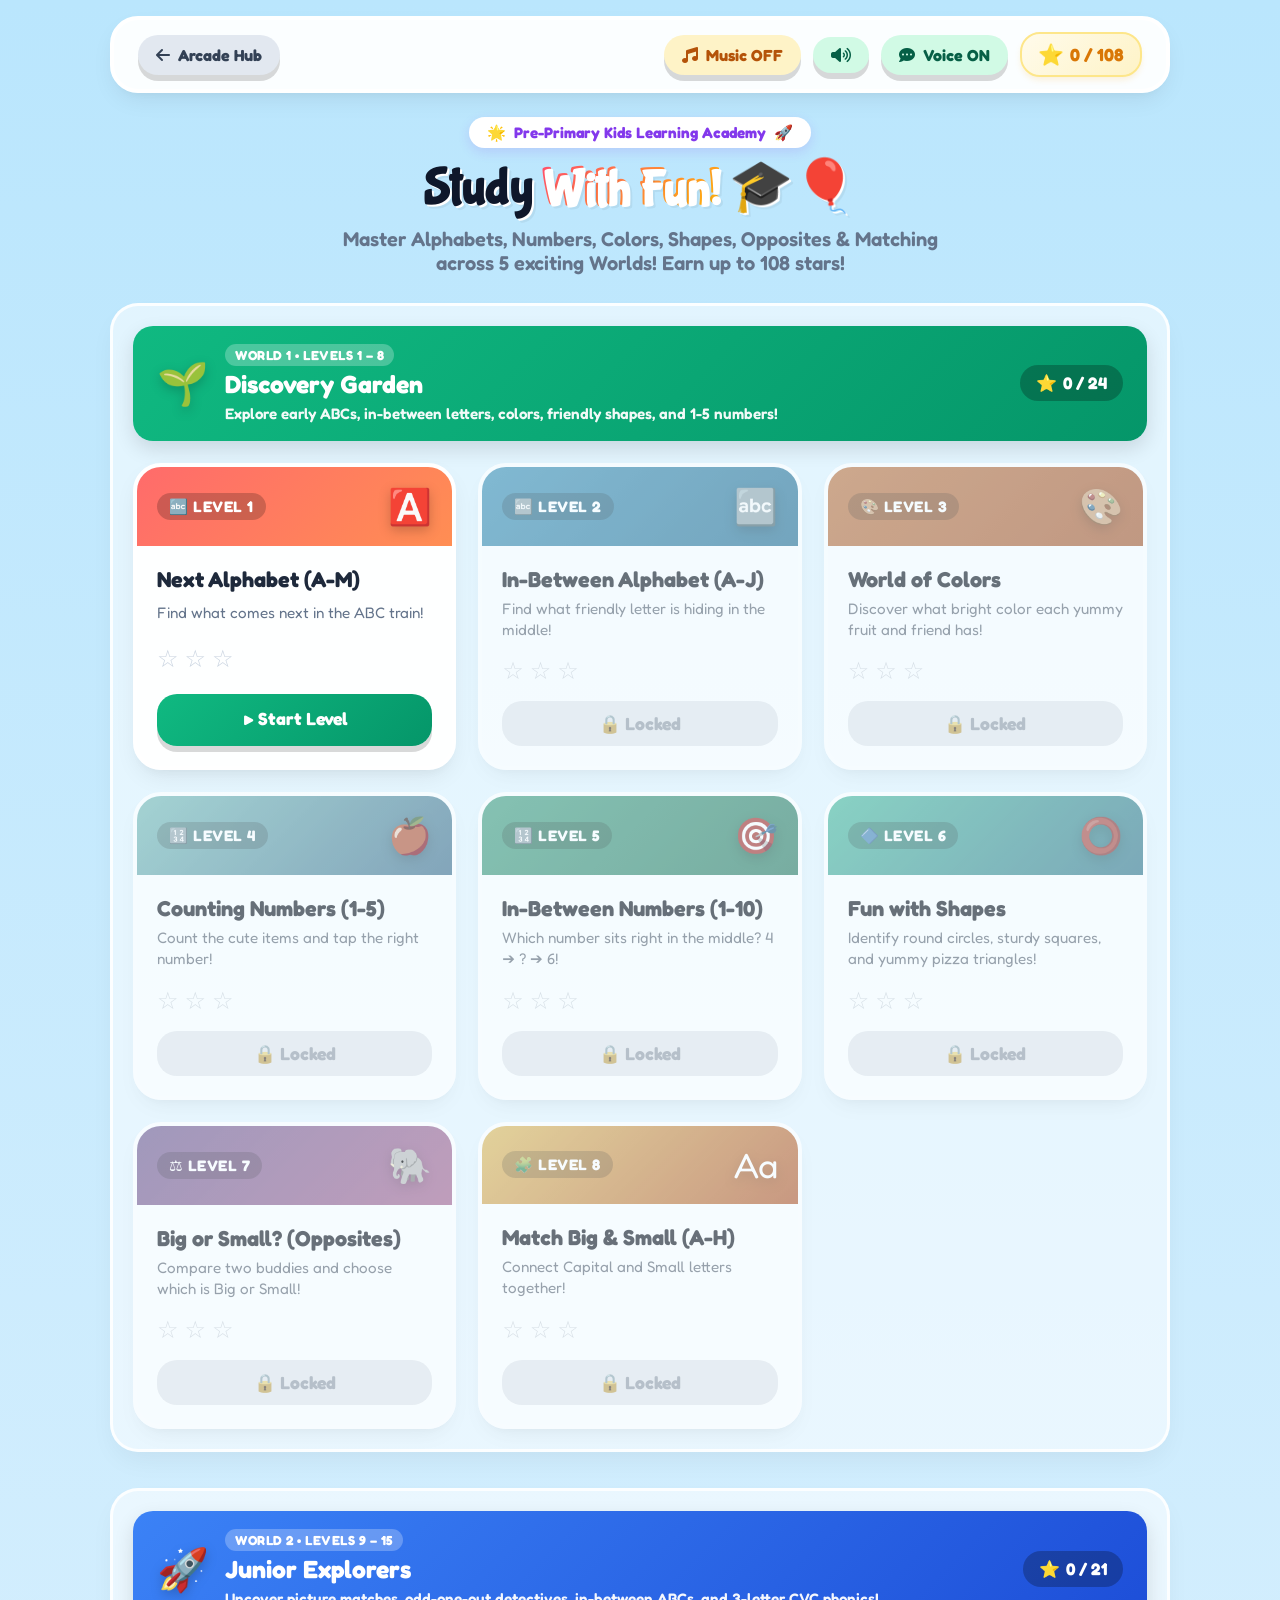
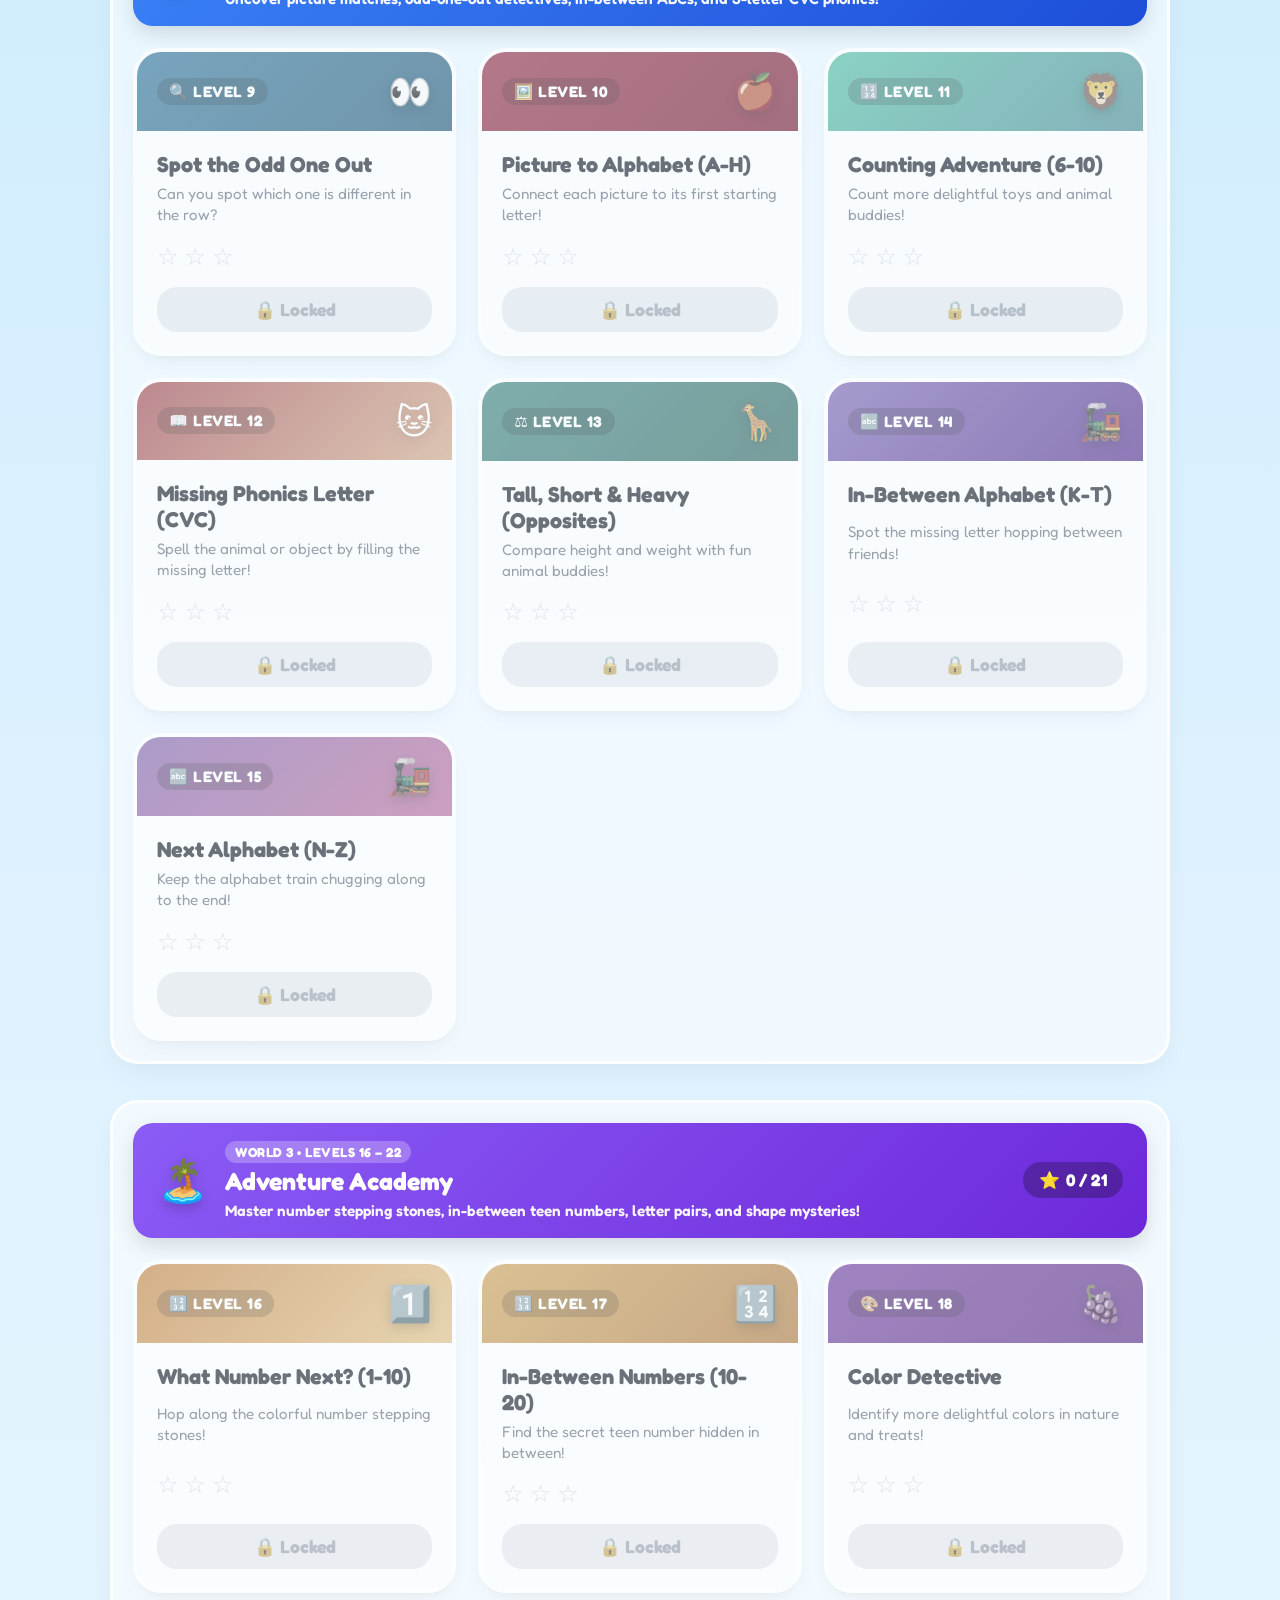
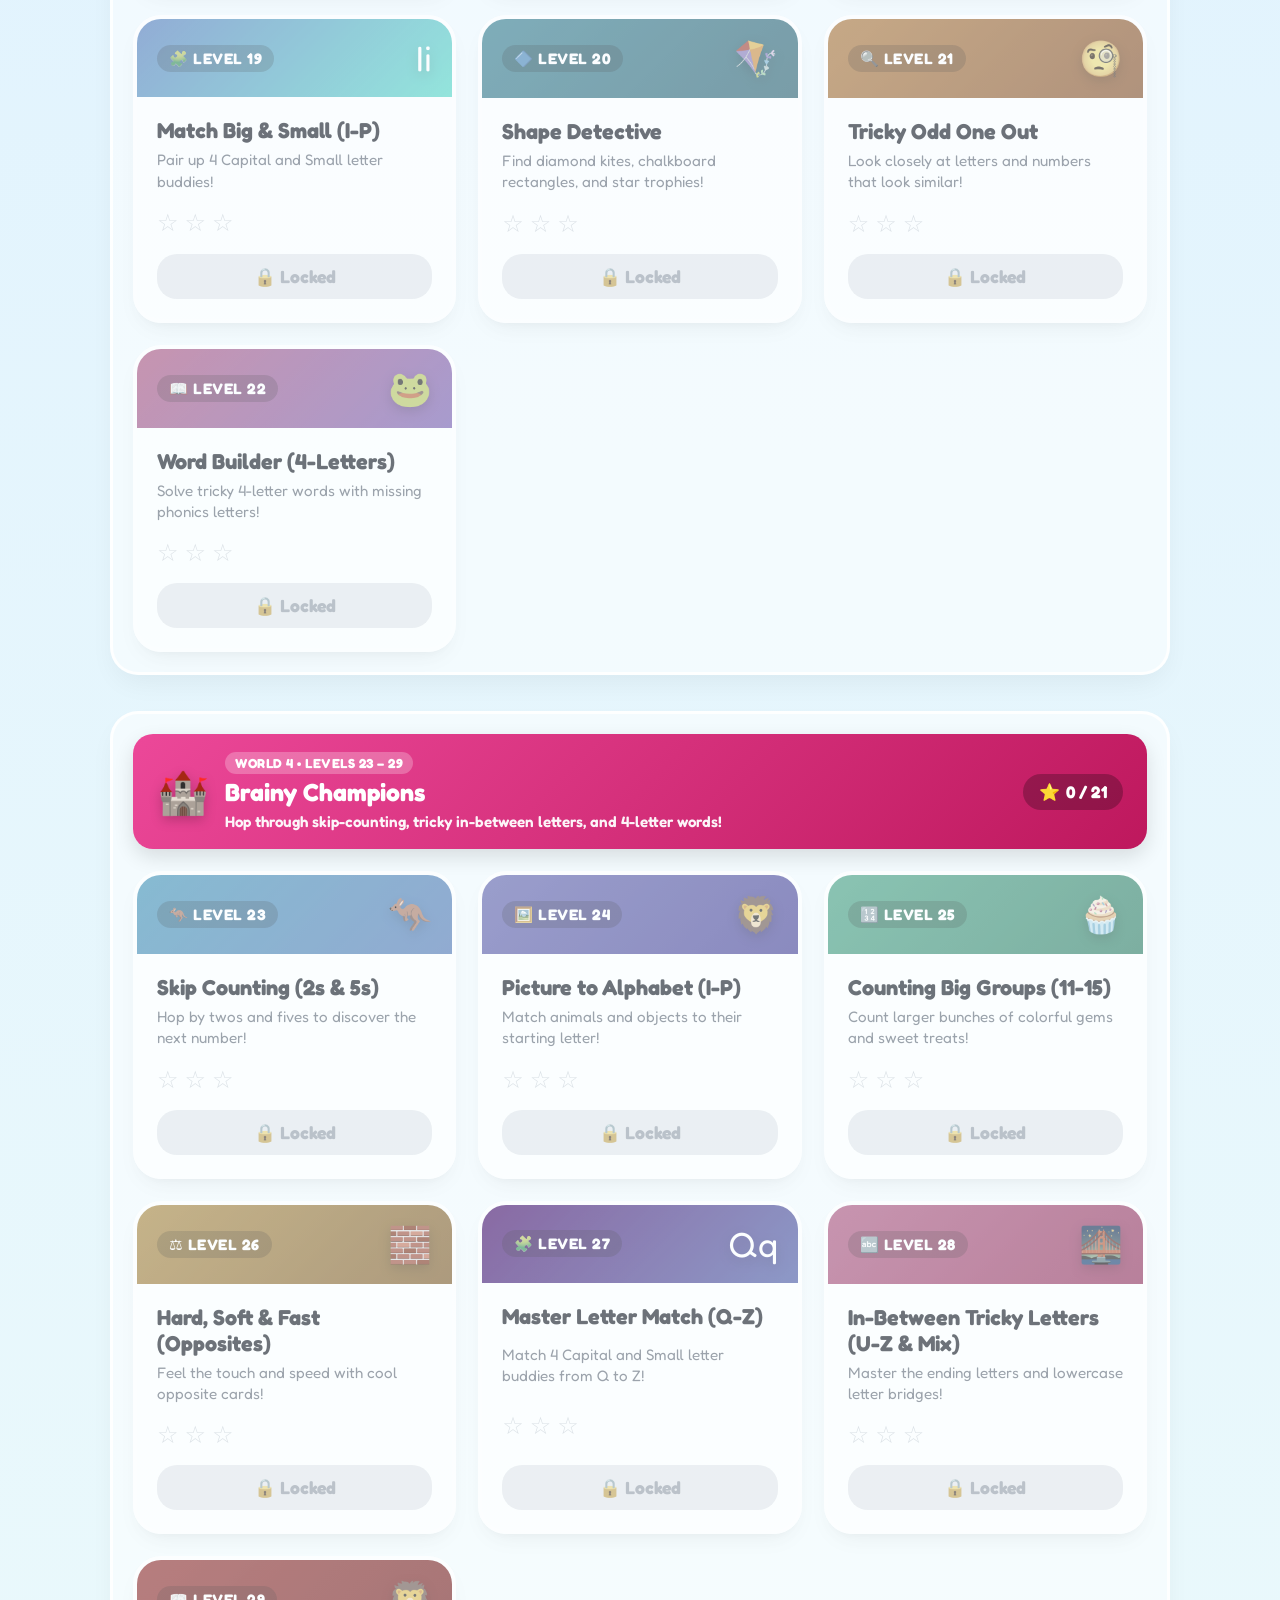
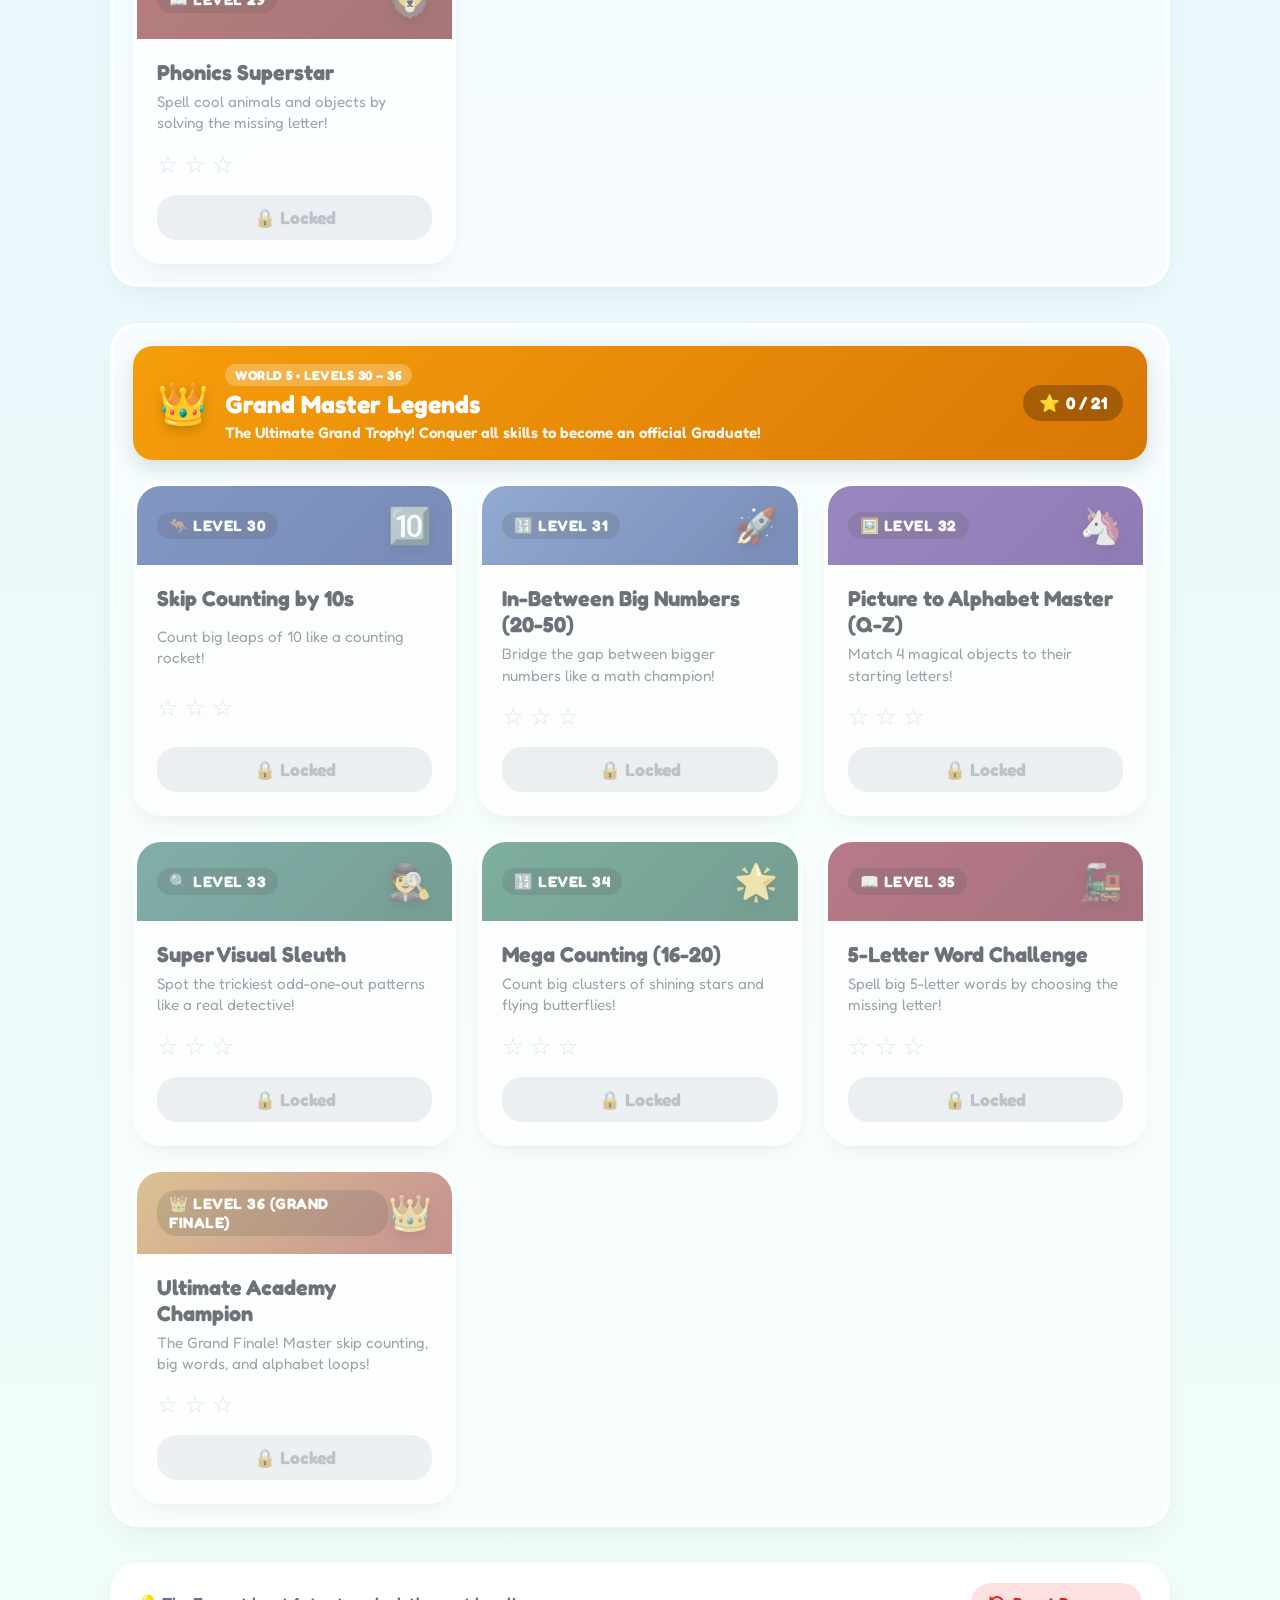
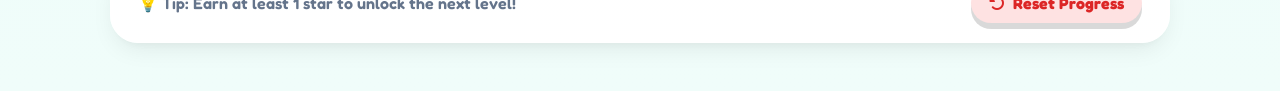
<file: StudyWithFun/index.html>
<!DOCTYPE html>
<html lang="en">
<head>
  <meta charset="UTF-8" />
  <meta name="viewport" content="width=device-width, initial-scale=1.0, maximum-scale=1.0, user-scalable=no" />
  <title>Study With Fun — Kids Learning Adventure! 🎓🎈</title>
  <meta name="description" content="Fun and colorful educational game for pre-primary kids. Learn Alphabets, Numbers, Counting, Next Sequences, and Capital & Small letter matching with stars and catchy music!" />
  <meta name="keywords" content="kids learning, pre primary learning, alphabet game, counting numbers, matching letters, educational games, fun learning" />
  <meta name="theme-color" content="#BAE6FD" />

  <!-- Favicon -->
  <link rel="icon" href="favicon.svg" type="image/svg+xml" />

  <!-- Google Fonts -->
  <link rel="preconnect" href="https://fonts.googleapis.com" />
  <link rel="preconnect" href="https://fonts.gstatic.com" crossorigin />
  <link href="https://fonts.googleapis.com/css2?family=Baloo+2:wght@600;700;800&family=Bubblegum+Sans&family=Fredoka:wght@400;500;600;700&display=swap" rel="stylesheet" />

  <!-- Font Awesome -->
  <link rel="stylesheet" href="https://cdnjs.cloudflare.com/ajax/libs/font-awesome/6.4.0/css/all.min.css" />

  <!-- Stylesheet -->
  <link rel="stylesheet" href="css/styles.css" />
</head>
<body>

  <!-- Floating Background Decorative Elements -->
  <div class="bg-decor" aria-hidden="true">
    <div class="cloud cloud-1"></div>
    <div class="cloud cloud-2"></div>
    <div class="cloud cloud-3"></div>
  </div>

  <!-- Confetti Canvas -->
  <canvas id="confetti-canvas" aria-hidden="true"></canvas>

  <!-- Main Application Wrapper -->
  <div class="study-app">

    <!-- Top Navigation Bar -->
    <header class="top-navbar">
      <div class="nav-left">
        <a href="../index.html" class="btn-nav btn-home" title="Back to KidGames Arcade">
          <i class="fa-solid fa-arrow-left"></i> <span>Arcade Hub</span>
        </a>
      </div>

      <div class="nav-right">
        <!-- Audio Controls -->
        <button id="btn-toggle-music" class="btn-nav btn-music" type="button" title="Toggle background music">
          <i class="fa-solid fa-music"></i> <span>Music OFF</span>
        </button>

        <button id="btn-toggle-sound" class="btn-nav btn-sound active" type="button" title="Toggle sound effects">
          <i class="fa-solid fa-volume-high"></i>
        </button>

        <button id="btn-toggle-voice" class="btn-nav btn-voice active" type="button" title="Toggle voice narration">
          <i class="fa-solid fa-comment-dots"></i> <span>Voice ON</span>
        </button>

        <!-- Star Tracker -->
        <div class="stars-pill" title="Total Stars Earned">
          <span class="star-glow">⭐</span>
          <span id="nav-stars-count">0 / 90</span>
        </div>
      </div>
    </header>

    <!-- SCREEN 1: Levels Roadmap View -->
    <section id="screen-roadmap" class="screen-container">
      <div class="roadmap-hero">
        <div class="brand-badge">
          <span>🌟</span> Pre-Primary Kids Learning Academy <span>🚀</span>
        </div>
        <h1 class="main-title">Study <span class="highlight">With Fun!</span> 🎓🎈</h1>
        <p class="main-subtitle">
          Master Alphabets, Numbers, Colors, Shapes, Opposites & Matching across 5 exciting Worlds! Earn up to 108 stars!
        </p>
      </div>

      <!-- 36 Progressive Levels across 5 Worlds -->
      <main id="roadmap-cards" class="roadmap-worlds-container" aria-label="Level Selection Roadmap">
        <!-- Injected dynamically by game.js -->
      </main>

      <!-- Roadmap Footer -->
      <footer class="roadmap-footer">
        <div class="footer-info">
          <span>💡 Tip: Earn at least 1 star to unlock the next level!</span>
        </div>
        <button id="btn-reset-progress" class="btn-nav btn-reset" type="button">
          <i class="fa-solid fa-rotate-left"></i> Reset Progress
        </button>
      </footer>
    </section>

    <!-- SCREEN 2: Interactive Play Screen -->
    <section id="screen-play" class="screen-container hidden">
      <div class="play-header">
        <div class="play-top-row">
          <button id="btn-back-to-map" class="btn-nav btn-home" type="button">
            <i class="fa-solid fa-map"></i> <span>Level Map</span>
          </button>
          <div id="lbl-level-title" class="level-badge-title">Level 1: Next Alphabet</div>
          <div class="play-stats">
            <span id="lbl-round-counter" class="round-pill">Round 1 / 5</span>
            <span class="score-pill">⭐ Score: <strong id="lbl-score">0</strong></span>
          </div>
        </div>

        <div class="progress-bar-track" aria-hidden="true">
          <div id="progress-bar-fill" class="progress-bar-fill"></div>
        </div>
      </div>

      <!-- Play Stage Question Area -->
      <div id="play-question-area" class="play-stage" role="region" aria-live="polite">
        <!-- Injected dynamically per round -->
      </div>
    </section>

    <!-- MODAL 1: Level Complete & Star Rating -->
    <div id="modal-level-complete" class="modal-overlay hidden" role="dialog" aria-modal="true" aria-labelledby="modal-title">
      <div class="modal-content">
        <h2 id="modal-title" class="modal-title">🌟 Fantastic Job! 🌟</h2>
        <p id="modal-subtitle" class="modal-subtitle">You finished this level!</p>

        <!-- 3 Stars Container -->
        <div id="modal-stars-container" class="modal-stars-container">
          <!-- Populated by JS -->
        </div>

        <div class="modal-score-box">
          Score: <span id="modal-score-val">100</span> pts
        </div>

        <div class="modal-actions">
          <button id="btn-modal-next-level" class="btn-modal-primary" type="button">
            <span>Next Level</span> <i class="fa-solid fa-arrow-right"></i>
          </button>
          <button id="btn-modal-replay" class="btn-modal-secondary" type="button">
            <i class="fa-solid fa-rotate-right"></i> Play Again
          </button>
          <button id="btn-modal-map" class="btn-modal-secondary" type="button">
            <i class="fa-solid fa-map"></i> Levels Map
          </button>
        </div>
      </div>
    </div>

    <!-- MODAL 2: Graduation Grand Finale Celebration -->
    <div id="modal-graduation" class="modal-overlay hidden" role="dialog" aria-modal="true">
      <div class="modal-content">
        <div class="trophy-badge">🏆</div>
        <h2 class="modal-title">🎓 Pre-Primary Grand Graduate! 🎓</h2>
        <p class="modal-subtitle">
          WOW! You conquered all 36 levels across 5 worlds! You mastered Alphabets, Numbers, Colors, Shapes, Opposites & Phonics! You are an official Grand Master Super Learner! 🌟
        </p>
        <div class="modal-actions">
          <button id="btn-grad-map" class="btn-modal-primary" type="button">
            <i class="fa-solid fa-star"></i> View Your Stars Map
          </button>
        </div>
      </div>
    </div>

  </div>

  <!-- Application Logic Scripts -->
  <script src="js/audio.js"></script>
  <script src="js/confetti.js"></script>
  <script src="js/levels-data.js"></script>
  <script src="js/activities.js"></script>
  <script src="js/game.js"></script>
</body>
</html>
</file>
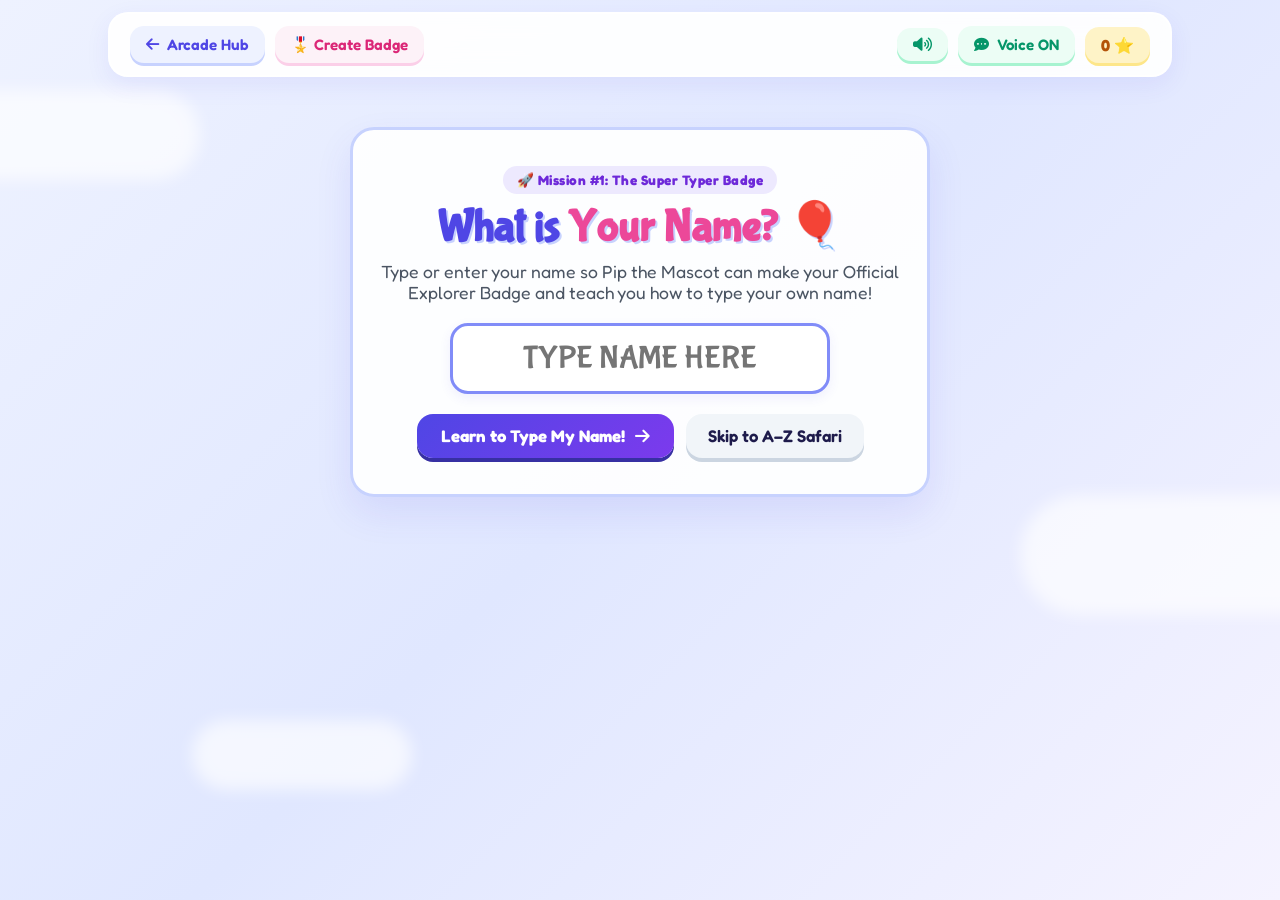
<file: TalkAndType/index.html>
<!DOCTYPE html>
<html lang="en">
<head>
  <meta charset="UTF-8" />
  <meta name="viewport" content="width=device-width, initial-scale=1.0, maximum-scale=1.0, user-scalable=no" />
  <title>Talk & Type — Kids Voice & Keyboard Learning Adventure! 🎤⌨️</title>
  <meta name="description" content="Fun interactive voice & keyboard typing game for kids. Learn A to Z words, speak into the mic, and practice typing with guided phonics and glowing keyboard hints!" />
  <meta name="keywords" content="kids typing game, learn keyboard, phonics game, voice recognition for kids, speech typing, alphabet typing, abc keyboard" />
  <meta name="theme-color" content="#4F46E5" />

  <!-- Favicon -->
  <link rel="icon" href="favicon.svg" type="image/svg+xml" />

  <!-- Google Fonts -->
  <link rel="preconnect" href="https://fonts.googleapis.com" />
  <link rel="preconnect" href="https://fonts.gstatic.com" crossorigin />
  <link href="https://fonts.googleapis.com/css2?family=Baloo+2:wght@600;700;800&family=Bubblegum+Sans&family=Fredoka:wght@400;500;600;700&display=swap" rel="stylesheet" />

  <!-- Font Awesome -->
  <link rel="stylesheet" href="https://cdnjs.cloudflare.com/ajax/libs/font-awesome/6.4.0/css/all.min.css" />

  <!-- Stylesheet -->
  <link rel="stylesheet" href="css/styles.css" />
</head>
<body>

  <!-- Floating Background Decorative Elements -->
  <div class="bg-decor" aria-hidden="true">
    <div class="cloud cloud-1"></div>
    <div class="cloud cloud-2"></div>
    <div class="cloud cloud-3"></div>
  </div>

  <!-- Confetti Canvas -->
  <canvas id="confetti-canvas" aria-hidden="true"></canvas>

  <!-- Main App Wrapper -->
  <div class="app-container">

    <!-- Top Navigation Bar -->
    <header class="top-navbar">
      <div class="nav-left">
        <a href="../index.html" class="btn-nav btn-home" title="Back to KidGames Arcade">
          <i class="fa-solid fa-arrow-left"></i> <span>Arcade Hub</span>
        </a>
        <button id="btn-edit-badge" class="btn-nav btn-badge" type="button" title="View or Change Explorer Name Badge">
          <span id="lbl-player-badge">🎖️ Create Badge</span>
        </button>
      </div>

      <div class="nav-right">
        <!-- Audio Controls -->
        <button id="btn-toggle-sound" class="btn-nav active" type="button" title="Toggle Sound Effects">
          <i class="fa-solid fa-volume-high"></i>
        </button>

        <button id="btn-toggle-voice" class="btn-nav active" type="button" title="Toggle Voice Narration">
          <i class="fa-solid fa-comment-dots"></i> <span>Voice ON</span>
        </button>

        <!-- Star Tracker -->
        <div class="stars-pill" title="Total Stars Collected">
          <span id="nav-stars-count">0 ⭐</span>
        </div>
      </div>
    </header>

    <!-- SCREEN 1: Name Badge Setup / Mission 1 -->
    <section id="screen-badge-setup" class="screen-container hidden">
      <div class="badge-setup-card">
        <div class="brand-badge">🚀 Mission #1: The Super Typer Badge</div>
        <h1 class="hero-title">What is <span class="highlight">Your Name?</span> 🎈</h1>
        <p class="hero-subtitle">
          Type or enter your name so Pip the Mascot can make your Official Explorer Badge and teach you how to type your own name!
        </p>

        <div class="badge-input-box">
          <input
            id="input-player-name"
            class="input-name"
            type="text"
            maxlength="15"
            placeholder="TYPE NAME HERE"
            autocomplete="off"
            spellcheck="false"
            aria-label="Enter your name"
          />
        </div>

        <div class="modal-actions">
          <button id="btn-save-name" class="btn-primary-action" type="button">
            <span>Learn to Type My Name!</span> <i class="fa-solid fa-arrow-right"></i>
          </button>
          <button id="btn-skip-name" class="btn-modal-secondary" type="button">
            <span>Skip to A–Z Safari</span>
          </button>
        </div>
      </div>
    </section>

    <!-- SCREEN 2: A–Z Journey Roadmap Screen -->
    <section id="screen-roadmap" class="screen-container">
      <div class="hero-banner">
        <div class="brand-badge">🎤 Speak & Spell ⌨️ Touch & Type</div>
        <h1 class="hero-title">Talk & <span class="highlight">Type!</span> 🌟</h1>
        <p class="hero-subtitle">
          Identify fun objects by speaking into your mic, then spell them letter-by-letter on your keyboard with glowing hints!
        </p>
      </div>

      <!-- Roadmap Toolbar & Progress Tracker -->
      <div class="roadmap-toolbar">
        <div class="progress-info">
          <div class="progress-label-row">
            <span>Overall Progress</span>
            <span id="lbl-progress-pct">0% Complete (0/78 Words)</span>
          </div>
          <div class="progress-track" aria-hidden="true">
            <div id="progress-bar-overall" class="progress-fill" style="width: 0%;"></div>
          </div>
        </div>

        <div class="roadmap-actions">
          <button id="btn-play-next" class="btn-primary-action" type="button">
            <i class="fa-solid fa-play"></i> <span>Play Next Word</span>
          </button>
          <button id="btn-view-cert" class="btn-primary-action btn-cert-action" type="button" title="View Graduation Certificate">
            <i class="fa-solid fa-award"></i> <span>Typer Certificate</span>
          </button>
        </div>
      </div>

      <!-- 26 Letter Cards Grid -->
      <main id="roadmap-letters-grid" class="letters-grid" aria-label="A to Z Letter Selection">
        <!-- Rendered dynamically by game.js -->
      </main>
    </section>

    <!-- SCREEN 3: Interactive Play Stage -->
    <section id="screen-play" class="screen-container hidden">
      <div class="play-stage-header">
        <button id="btn-back-to-map" class="btn-nav btn-home" type="button">
          <i class="fa-solid fa-map"></i> <span>Letter Map</span>
        </button>
      </div>

      <!-- Main Stage Card -->
      <div id="stage-card" class="stage-main-card" role="region" aria-live="polite">
        <div id="stage-letter-tag" class="stage-letter-pill">Letter A</div>
        <div id="stage-emoji" class="stage-emoji-display">🍎</div>
        <p id="stage-word-hint" class="stage-hint-text">A crunchy, sweet fruit that grows on trees!</p>
        <div id="stage-phonics" class="stage-phonics-badge">Ah as in Apple</div>

        <!-- Phase 1: Speak Section -->
        <div id="section-speak" class="stage-section-speak">
          <div class="mic-button-wrapper">
            <button id="btn-mic-listen" class="btn-mic" type="button" title="Click to Speak">
              <i class="fa-solid fa-microphone"></i>
            </button>
            <div id="mic-soundwaves" class="mic-soundwaves hidden" aria-hidden="true"></div>
          </div>
          <p id="mic-status-text" class="mic-status-label">Tap the microphone and say what this is!</p>
          <button id="btn-help-say" class="btn-help-say" type="button">
            <span>Skip & Type It!</span> <i class="fa-solid fa-keyboard"></i>
          </button>
        </div>

        <!-- Phase 2: Guided Typing Section -->
        <div id="section-type" class="stage-section-type hidden">
          <!-- Empty Letter Slot Boxes -->
          <div id="letter-slots-container" class="letter-slots-container">
            <!-- Injected dynamically -->
          </div>

          <div class="type-prompt-bar">
            <span id="type-prompt-text">Type letter: "A"</span>
            <button id="btn-repeat-prompt" class="btn-speaker-repeat" type="button" title="Hear Letter Again">
              <i class="fa-solid fa-volume-high"></i>
            </button>
          </div>
        </div>

        <!-- Mascot Feedback -->
        <div class="mascot-row">
          <div id="mascot-avatar" class="mascot-avatar mascot-listen">🐶</div>
          <div id="mascot-speech-bubble" class="mascot-speech-bubble">Look! What is this?</div>
        </div>
      </div>

      <!-- Visual Rainbow Keyboard -->
      <div class="keyboard-section">
        <div id="keyboard-container">
          <!-- Injected dynamically by keyboard.js -->
        </div>
      </div>
    </section>

    <!-- MODAL 1: Word Celebration -->
    <div id="modal-word-complete" class="modal-overlay hidden" role="dialog" aria-modal="true">
      <div class="modal-content">
        <h2 class="modal-title">🎉 Fantastic Spelling! 🎉</h2>
        <div id="modal-celebration-emoji" class="modal-badge-emoji">🍎</div>
        <h3 id="modal-spelled-word" class="modal-word-title">APPLE</h3>
        <p id="modal-word-meaning" class="modal-word-desc">A crunchy, sweet fruit that grows on trees!</p>
        <div class="modal-actions">
          <button id="btn-modal-next-word" class="btn-modal-primary" type="button">
            <span>Next Word</span> <i class="fa-solid fa-arrow-right"></i>
          </button>
          <button id="btn-modal-map" class="btn-modal-secondary" type="button">
            <i class="fa-solid fa-map"></i> <span>Letter Map</span>
          </button>
        </div>
      </div>
    </div>

    <!-- MODAL 2: Super Typer Certificate -->
    <div id="modal-certificate" class="modal-overlay hidden" role="dialog" aria-modal="true">
      <div class="modal-content certificate-frame">
        <div class="brand-badge">⭐ OFFICIAL GRADUATION AWARD ⭐</div>
        <h2 class="cert-header">SUPER TYPER CERTIFICATE</h2>
        <p>This certifies that our superstar:</p>
        <h1 id="cert-player-name" class="cert-name">SUPER EXPLORER</h1>
        <p>has mastered speaking & typing with <strong><span id="cert-stars-count">0</span> Stars</strong> and <strong><span id="cert-words-count">0</span> Mastered Words</strong>!</p>
        <div class="modal-badge-emoji">🏆🎓⭐</div>
        <div class="modal-actions">
          <button id="btn-print-cert" class="btn-modal-primary" type="button">
            <i class="fa-solid fa-print"></i> <span>Print / Save Certificate</span>
          </button>
          <button id="btn-close-cert" class="btn-modal-secondary" type="button">
            <span>Close</span>
          </button>
        </div>
      </div>
    </div>

  </div>

  <!-- Application Logic Scripts (Divided into modular scripts) -->
  <script src="js/audio.js"></script>
  <script src="js/confetti.js"></script>
  <script src="js/words-data.js"></script>
  <script src="js/speech.js"></script>
  <script src="js/keyboard.js"></script>
  <script src="js/game.js"></script>
</body>
</html>
</file>
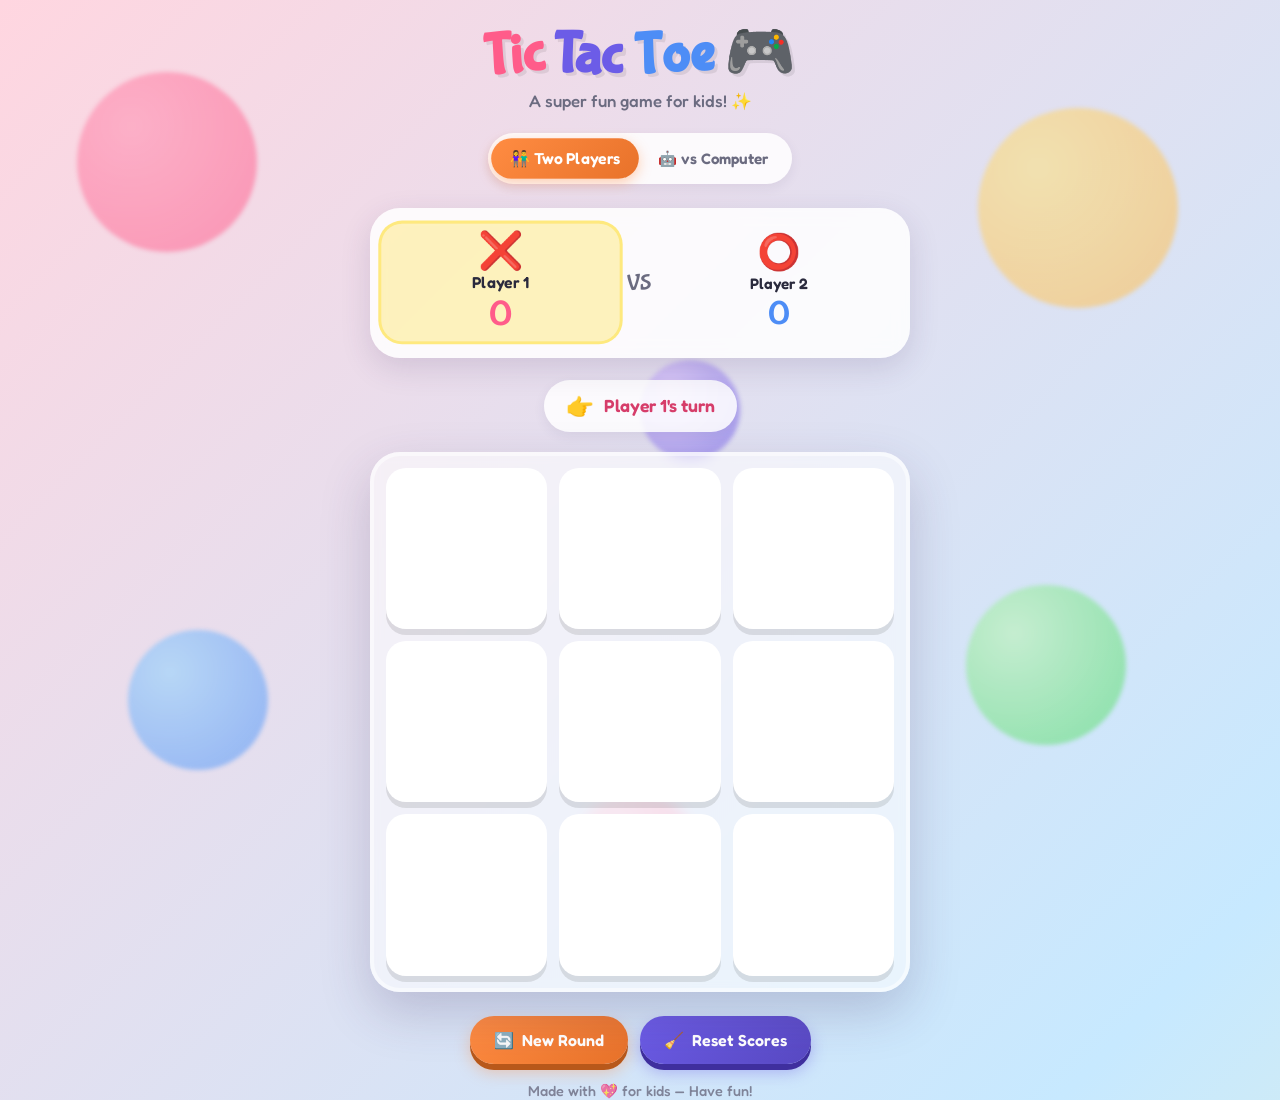
<file: TicTacToe/index.html>
<!DOCTYPE html>
<html lang="en">
<head>
  <meta charset="UTF-8" />
  <meta name="viewport" content="width=device-width, initial-scale=1.0" />
  <title>Tic Tac Toe — Fun for Kids! 🎈</title>
  <link rel="preconnect" href="https://fonts.googleapis.com" />
  <link rel="preconnect" href="https://fonts.gstatic.com" crossorigin />
  <link
    href="https://fonts.googleapis.com/css2?family=Fredoka:wght@400;500;600;700&family=Bubblegum+Sans&display=swap"
    rel="stylesheet"
  />
  <link rel="stylesheet" href="css/styles.css" />
  <link rel="icon" href="favicon.svg" type="image/svg+xml" />
</head>
<body>
  <!-- Decorative floating background shapes -->
  <div class="bg-shapes" aria-hidden="true">
    <div class="shape shape-1"></div>
    <div class="shape shape-2"></div>
    <div class="shape shape-3"></div>
    <div class="shape shape-4"></div>
    <div class="shape shape-5"></div>
    <div class="shape shape-6"></div>
  </div>

  <main class="container">
    <h1 class="title">
      <span class="title-x">Tic</span>
      <span class="title-tac">Tac</span>
      <span class="title-toe">Toe</span>
      <span class="title-emoji">🎮</span>
    </h1>
    <p class="subtitle">A super fun game for kids! ✨</p>

    <!-- Mode selector -->
    <div class="mode-toggle" role="tablist" aria-label="Game mode">
      <button class="mode-btn active" data-mode="pvp" role="tab" aria-selected="true">
        👫 Two Players
      </button>
      <button class="mode-btn" data-mode="cpu" role="tab" aria-selected="false">
        🤖 vs Computer
      </button>
    </div>

    <!-- Scoreboard -->
    <section class="scoreboard" aria-label="Scoreboard">
      <div class="player-score player-x" id="player1-card">
        <div class="player-icon">❌</div>
        <div class="player-name" id="player1-name">Player 1</div>
        <div class="score-value" id="score1">0</div>
      </div>
      <div class="vs">VS</div>
      <div class="player-score player-o" id="player2-card">
        <div class="player-icon">⭕</div>
        <div class="player-name" id="player2-name">Player 2</div>
        <div class="score-value" id="score2">0</div>
      </div>
    </section>

    <!-- Turn status -->
    <div class="status" id="status">
      <span class="status-emoji">👉</span>
      <span class="status-text" id="status-text">Player 1's turn</span>
    </div>

    <!-- Game board -->
    <div class="board" id="board" role="grid" aria-label="Tic Tac Toe board">
      <button class="cell" data-index="0" aria-label="Cell 1"></button>
      <button class="cell" data-index="1" aria-label="Cell 2"></button>
      <button class="cell" data-index="2" aria-label="Cell 3"></button>
      <button class="cell" data-index="3" aria-label="Cell 4"></button>
      <button class="cell" data-index="4" aria-label="Cell 5"></button>
      <button class="cell" data-index="5" aria-label="Cell 6"></button>
      <button class="cell" data-index="6" aria-label="Cell 7"></button>
      <button class="cell" data-index="7" aria-label="Cell 8"></button>
      <button class="cell" data-index="8" aria-label="Cell 9"></button>
    </div>

    <!-- Controls -->
    <div class="controls">
      <button class="btn btn-primary" id="restart">
        <span>🔄</span> New Round
      </button>
      <button class="btn btn-secondary" id="reset-all">
        <span>🧹</span> Reset Scores
      </button>
    </div>

    <footer class="footer">
      <p>Made with 💖 for kids — Have fun!</p>
    </footer>
  </main>

  <!-- Winner modal -->
  <div class="modal" id="winner-modal" role="dialog" aria-modal="true" aria-hidden="true">
    <div class="modal-content">
      <div class="modal-emoji" id="modal-emoji">🏆</div>
      <h2 class="winner-text" id="winner-text">🎉 Player 1 Wins! 🎉</h2>
      <p class="winner-sub" id="winner-sub">Amazing job!</p>
      <button class="btn btn-primary btn-large" id="play-again">
        <span>🎲</span> Play Again!
      </button>
    </div>
  </div>

  <!-- JS (OOP) — order matters: deps first, then composition root -->
  <script src="js/player.js"></script>
  <script src="js/computer-player.js"></script>
  <script src="js/board.js"></script>
  <script src="js/game.js"></script>
  <script src="js/ui.js"></script>
  <script src="js/main.js"></script>
</body>
</html>
</file>
<file: css/styles.css>
/* ==========================================================================
   KidGames Portal - Design System & Modern UI Styles
   ========================================================================== */

:root {
  /* Color Tokens */
  --bg-dark: #0f172a;
  --bg-card: rgba(30, 41, 59, 0.7);
  --bg-card-hover: rgba(51, 65, 85, 0.85);
  
  --primary-pink: #ff3366;
  --primary-purple: #8b5cf6;
  --primary-cyan: #00f0ff;
  --primary-yellow: #ffc700;
  --primary-green: #10b981;
  --primary-orange: #f97316;
  
  --text-main: #f8fafc;
  --text-muted: #94a3b8;
  --text-dim: #64748b;
  
  --border-glass: rgba(255, 255, 255, 0.12);
  --border-glow: rgba(0, 240, 255, 0.4);
  
  --shadow-card: 0 20px 30px -10px rgba(0, 0, 0, 0.4);
  --shadow-glow: 0 0 25px rgba(255, 51, 102, 0.3);
  
  /* Typography */
  --font-heading: 'Fredoka', 'Baloo 2', sans-serif;
  --font-body: 'Outfit', sans-serif;
  
  /* Radius & Transitions */
  --radius-lg: 24px;
  --radius-md: 16px;
  --radius-sm: 10px;
  --transition-smooth: cubic-bezier(0.34, 1.56, 0.64, 1);
}

/* Base Reset & Box Sizing */
*, *::before, *::after {
  box-sizing: border-box;
  margin: 0;
  padding: 0;
}

html {
  scroll-behavior: smooth;
  font-family: var(--font-body);
  background-color: var(--bg-dark);
  color: var(--text-main);
  overflow-x: hidden;
}

body {
  min-height: 100vh;
  position: relative;
  background: radial-gradient(circle at 15% 15%, rgba(139, 92, 246, 0.25), transparent 40%),
              radial-gradient(circle at 85% 75%, rgba(0, 240, 255, 0.2), transparent 45%),
              radial-gradient(circle at 50% 50%, rgba(255, 51, 102, 0.15), transparent 60%),
              #0f172a;
  background-attachment: fixed;
}

/* Animated Particle Canvas Background */
#bg-canvas {
  position: fixed;
  top: 0;
  left: 0;
  width: 100vw;
  height: 100vh;
  pointer-events: none;
  z-index: 0;
}

/* App Wrapper Container */
.app-container {
  position: relative;
  z-index: 1;
  max-width: 1320px;
  margin: 0 auto;
  padding: 2rem 1.5rem 4rem;
}

/* ==========================================================================
   Header & Hero Section
   ========================================================================== */

.hero-header {
  text-align: center;
  padding: 3rem 1rem 2.5rem;
  margin-bottom: 2rem;
}

.brand-badge {
  display: inline-flex;
  align-items: center;
  gap: 0.5rem;
  padding: 0.5rem 1.25rem;
  background: rgba(255, 255, 255, 0.08);
  border: 1px solid var(--border-glass);
  border-radius: 50px;
  backdrop-filter: blur(10px);
  color: var(--primary-yellow);
  font-family: var(--font-heading);
  font-size: 0.95rem;
  font-weight: 600;
  letter-spacing: 0.5px;
  margin-bottom: 1.25rem;
  box-shadow: 0 4px 15px rgba(0, 0, 0, 0.2);
  animation: floatBadge 3s ease-in-out infinite alternate;
  cursor: default;
  user-select: none;
  -webkit-user-select: none;
}

@keyframes floatBadge {
  0% { transform: translateY(0); }
  100% { transform: translateY(-6px); }
}

.brand-badge span {
  font-size: 1.2rem;
}

.hero-title {
  font-family: var(--font-heading);
  font-size: 3.5rem;
  font-weight: 700;
  line-height: 1.15;
  margin-bottom: 1rem;
  background: linear-gradient(135deg, #ffffff 0%, #ff99dd 40%, #00f0ff 100%);
  -webkit-background-clip: text;
  -webkit-text-fill-color: transparent;
  text-shadow: 0 10px 30px rgba(0, 0, 0, 0.3);
}

.hero-subtitle {
  font-size: 1.2rem;
  color: var(--text-muted);
  max-width: 680px;
  margin: 0 auto 2rem;
  line-height: 1.6;
}

/* Action Controls Bar (Stats, Surprise Me) */
.hero-actions {
  display: flex;
  flex-wrap: wrap;
  align-items: center;
  justify-content: center;
  gap: 1.25rem;
}

.stat-chip {
  display: inline-flex;
  align-items: center;
  gap: 0.6rem;
  padding: 0.75rem 1.5rem;
  background: rgba(255, 255, 255, 0.06);
  border: 1px solid var(--border-glass);
  border-radius: var(--radius-md);
  backdrop-filter: blur(12px);
  color: var(--text-main);
  font-weight: 600;
  cursor: default;
  user-select: none;
  -webkit-user-select: none;
}

.stat-chip i {
  color: var(--primary-cyan);
  font-size: 1.2rem;
}

.btn-surprise {
  display: inline-flex;
  align-items: center;
  gap: 0.6rem;
  padding: 0.85rem 1.75rem;
  background: linear-gradient(135deg, var(--primary-pink), #ff0055);
  border: none;
  border-radius: var(--radius-md);
  color: #ffffff;
  font-family: var(--font-heading);
  font-size: 1.1rem;
  font-weight: 600;
  cursor: pointer;
  user-select: none;
  -webkit-user-select: none;
  box-shadow: 0 10px 25px rgba(255, 51, 102, 0.4);
  transition: all 0.3s var(--transition-smooth);
}

.btn-surprise:hover {
  transform: translateY(-4px) scale(1.03);
  box-shadow: 0 15px 35px rgba(255, 51, 102, 0.6);
  background: linear-gradient(135deg, #ff4d7d, #ff0066);
}

.btn-surprise:active {
  transform: translateY(-1px) scale(0.98);
}

/* ==========================================================================
   Filter & Search Toolbar
   ========================================================================== */

.toolbar-section {
  display: flex;
  flex-direction: column;
  gap: 1.5rem;
  margin-bottom: 3rem;
  background: rgba(15, 23, 42, 0.6);
  border: 1px solid var(--border-glass);
  padding: 1.25rem 1.5rem;
  border-radius: var(--radius-lg);
  backdrop-filter: blur(16px);
  box-shadow: 0 10px 25px rgba(0, 0, 0, 0.25);
}

@media (min-width: 868px) {
  .toolbar-section {
    flex-direction: row;
    align-items: center;
    justify-content: space-between;
  }
}

/* Search Box Input */
.search-wrapper {
  position: relative;
  flex: 1;
  max-width: 420px;
}

.search-wrapper i {
  position: absolute;
  left: 1.2rem;
  top: 50%;
  transform: translateY(-50%);
  color: var(--text-dim);
  font-size: 1.1rem;
  transition: color 0.3s ease;
  pointer-events: none;
  user-select: none;
  -webkit-user-select: none;
}

.search-input {
  width: 100%;
  padding: 0.85rem 1rem 0.85rem 3rem;
  background: rgba(30, 41, 59, 0.8);
  border: 1px solid var(--border-glass);
  border-radius: var(--radius-md);
  color: var(--text-main);
  font-family: var(--font-body);
  font-size: 1rem;
  outline: none;
  transition: all 0.3s ease;
}

.search-input:focus {
  border-color: var(--primary-cyan);
  box-shadow: 0 0 15px rgba(0, 240, 255, 0.3);
  background: rgba(30, 41, 59, 0.95);
}

.search-input:focus + i {
  color: var(--primary-cyan);
}

/* Category Filter Tabs */
.filter-tabs {
  display: flex;
  flex-wrap: wrap;
  gap: 0.6rem;
}

.tab-btn {
  padding: 0.65rem 1.25rem;
  background: rgba(255, 255, 255, 0.05);
  border: 1px solid var(--border-glass);
  border-radius: var(--radius-sm);
  color: var(--text-muted);
  font-family: var(--font-heading);
  font-size: 0.95rem;
  font-weight: 500;
  cursor: pointer;
  user-select: none;
  -webkit-user-select: none;
  transition: all 0.3s ease;
}

.tab-btn:hover {
  background: rgba(255, 255, 255, 0.12);
  color: var(--text-main);
  transform: translateY(-2px);
}

.tab-btn.active {
  background: linear-gradient(135deg, var(--primary-purple), #6d28d9);
  border-color: rgba(139, 92, 246, 0.6);
  color: #ffffff;
  box-shadow: 0 6px 16px rgba(139, 92, 246, 0.4);
}

/* ==========================================================================
   Games Grid & Cards
   ========================================================================== */

.games-grid {
  display: grid;
  grid-template-columns: repeat(auto-fill, minmax(340px, 1fr));
  gap: 2rem;
  margin-bottom: 4rem;
}

.game-card {
  position: relative;
  background: var(--bg-card);
  border: 1px solid var(--border-glass);
  border-radius: var(--radius-lg);
  overflow: hidden;
  display: flex;
  flex-direction: column;
  text-decoration: none;
  color: inherit;
  backdrop-filter: blur(16px);
  box-shadow: var(--shadow-card);
  transition: all 0.4s var(--transition-smooth);
  user-select: none;
  -webkit-user-select: none;
}

.game-card:hover {
  transform: translateY(-10px) scale(1.02);
  background: var(--bg-card-hover);
  border-color: var(--border-glow);
  box-shadow: 0 25px 40px -10px rgba(0, 240, 255, 0.25), var(--shadow-card);
}

/* Card Header Banner / Visual Preview */
.card-preview {
  position: relative;
  height: 190px;
  background: linear-gradient(135deg, rgba(30, 41, 59, 0.8), rgba(15, 23, 42, 0.9));
  display: flex;
  align-items: center;
  justify-content: center;
  overflow: hidden;
  border-bottom: 1px solid var(--border-glass);
}

.card-preview-art {
  width: 100%;
  height: 100%;
  display: flex;
  align-items: center;
  justify-content: center;
  transition: transform 0.5s ease;
}

.game-card:hover .card-preview-art {
  transform: scale(1.1);
}

.card-emoji-badge {
  position: absolute;
  top: 1rem;
  right: 1rem;
  width: 46px;
  height: 46px;
  background: rgba(15, 23, 42, 0.7);
  border: 1px solid var(--border-glass);
  border-radius: 50%;
  display: flex;
  align-items: center;
  justify-content: center;
  font-size: 1.5rem;
  backdrop-filter: blur(8px);
  box-shadow: 0 6px 15px rgba(0, 0, 0, 0.3);
  cursor: default;
  user-select: none;
  -webkit-user-select: none;
}

.card-tag {
  position: absolute;
  top: 1rem;
  left: 1rem;
  padding: 0.35rem 0.85rem;
  background: rgba(139, 92, 246, 0.8);
  border-radius: 50px;
  font-family: var(--font-heading);
  font-size: 0.8rem;
  font-weight: 600;
  color: #ffffff;
  letter-spacing: 0.5px;
  backdrop-filter: blur(8px);
  box-shadow: 0 4px 12px rgba(0, 0, 0, 0.2);
  cursor: default;
  user-select: none;
  -webkit-user-select: none;
}

/* Card Body Content */
.card-body {
  padding: 1.5rem;
  display: flex;
  flex-direction: column;
  flex: 1;
}

.card-title {
  font-family: var(--font-heading);
  font-size: 1.5rem;
  font-weight: 700;
  margin-bottom: 0.6rem;
  color: var(--text-main);
  display: flex;
  align-items: center;
  justify-content: space-between;
  gap: 0.5rem;
}

.card-title i {
  font-size: 0.9rem;
  color: var(--text-dim);
  opacity: 0;
  transform: translateX(-5px);
  transition: all 0.3s ease;
}

.game-card:hover .card-title i {
  opacity: 1;
  transform: translateX(0);
  color: var(--primary-cyan);
}

.card-desc {
  font-size: 0.95rem;
  color: var(--text-muted);
  line-height: 1.55;
  margin-bottom: 1.25rem;
  flex: 1;
}

/* Feature Badges List */
.card-features {
  display: flex;
  flex-wrap: wrap;
  gap: 0.5rem;
  margin-bottom: 1.5rem;
}

.feature-pill {
  padding: 0.25rem 0.65rem;
  background: rgba(255, 255, 255, 0.05);
  border: 1px solid rgba(255, 255, 255, 0.08);
  border-radius: var(--radius-sm);
  font-size: 0.78rem;
  color: var(--text-dim);
  cursor: default;
  user-select: none;
  -webkit-user-select: none;
}

/* Card Play Button */
.card-btn {
  display: flex;
  align-items: center;
  justify-content: center;
  gap: 0.6rem;
  width: 100%;
  padding: 0.85rem;
  background: linear-gradient(135deg, var(--primary-cyan), #0284c7);
  border: none;
  border-radius: var(--radius-md);
  color: #0f172a;
  font-family: var(--font-heading);
  font-size: 1.05rem;
  font-weight: 700;
  cursor: pointer;
  user-select: none;
  -webkit-user-select: none;
  transition: all 0.3s ease;
  box-shadow: 0 8px 20px rgba(0, 240, 255, 0.3);
}

.game-card:hover .card-btn {
  background: linear-gradient(135deg, #00f0ff, var(--primary-yellow));
  box-shadow: 0 10px 25px rgba(0, 240, 255, 0.5);
  color: #000000;
}

.card-btn i {
  transition: transform 0.3s ease;
}

.game-card:hover .card-btn i {
  transform: translateX(4px);
}

/* Empty Search State */
.no-results {
  grid-column: 1 / -1;
  text-align: center;
  padding: 4rem 2rem;
  background: rgba(30, 41, 59, 0.4);
  border: 1px border-glass;
  border-radius: var(--radius-lg);
  backdrop-filter: blur(10px);
}

.no-results-icon {
  font-size: 3.5rem;
  margin-bottom: 1rem;
  display: block;
}

.no-results h3 {
  font-family: var(--font-heading);
  font-size: 1.6rem;
  margin-bottom: 0.5rem;
}

.no-results p {
  color: var(--text-muted);
}

/* ==========================================================================
   Footer
   ========================================================================== */

.portal-footer {
  border-top: 1px solid var(--border-glass);
  padding: 2.5rem 1rem 1rem;
  text-align: center;
  color: var(--text-dim);
  font-size: 0.95rem;
}

.footer-brand {
  font-family: var(--font-heading);
  font-size: 1.4rem;
  font-weight: 700;
  color: var(--text-main);
  margin-bottom: 0.5rem;
}

.footer-brand span {
  color: var(--primary-pink);
}

.footer-text {
  margin-bottom: 1.5rem;
}

.footer-nav {
  display: flex;
  justify-content: center;
  gap: 1.5rem;
  margin-bottom: 2rem;
}

.footer-link {
  color: var(--text-muted);
  text-decoration: none;
  transition: color 0.3s ease;
}

.footer-link:hover {
  color: var(--primary-cyan);
}

/* Responsive Media Queries */
@media (max-width: 640px) {
  .hero-title {
    font-size: 2.4rem;
  }
  
  .hero-subtitle {
    font-size: 1rem;
  }
  
  .games-grid {
    grid-template-columns: 1fr;
  }
}
</file>
<file: 2048/css/styles.css>
/* ============================================================
   🍓 2048 Kids Edition — Stylesheet
   - Bright, friendly palette
   - Rounded everything
   - Bouncy transitions
   ============================================================ */

:root {
  --bg-1: #ffeaf2;
  --bg-2: #e7f5ff;
  --bg-3: #fff7e0;
  --board-bg: #f3d9c5;
  --cell-bg: #ead2bd;
  --shadow-soft: 0 10px 25px rgba(255, 145, 175, 0.25);
  --shadow-tile: 0 6px 0 rgba(0, 0, 0, 0.08), 0 8px 20px rgba(0, 0, 0, 0.1);
  --primary: #ff6fa5;
  --primary-dark: #e85a91;
  --secondary: #6ec6ff;
  --secondary-dark: #4baeec;
  --accent: #ffd166;
  --success: #7ed957;
  --danger: #ff7a7a;
  --text: #5b3a4a;
  --text-soft: #8a6b78;
  --radius-lg: 24px;
  --radius-md: 16px;
  --radius-sm: 10px;
  --board-size: min(92vw, 480px);
}

* {
  box-sizing: border-box;
  -webkit-tap-highlight-color: transparent;
}

html, body {
  margin: 0;
  padding: 0;
  height: 100%;
}

body {
  font-family: "Fredoka", "Baloo 2", system-ui, -apple-system, "Segoe UI", sans-serif;
  color: var(--text);
  background:
    radial-gradient(circle at 20% 15%, #ffd6e6 0, transparent 45%),
    radial-gradient(circle at 85% 20%, #d6ecff 0, transparent 45%),
    radial-gradient(circle at 75% 90%, #fff1c2 0, transparent 45%),
    linear-gradient(135deg, var(--bg-1), var(--bg-2) 60%, var(--bg-3));
  min-height: 100vh;
  overflow-x: hidden;
  position: relative;
}

/* ----- Floating background bubbles ----- */
.bubbles {
  position: fixed;
  inset: 0;
  z-index: 0;
  pointer-events: none;
  overflow: hidden;
}
.bubbles span {
  position: absolute;
  display: block;
  width: 60px;
  height: 60px;
  border-radius: 50%;
  background: rgba(255, 255, 255, 0.5);
  box-shadow: inset 0 0 20px rgba(255, 255, 255, 0.7);
  bottom: -120px;
  animation: float 18s linear infinite;
}
.bubbles span:nth-child(1) { left: 5%;  width: 50px; height: 50px;  animation-duration: 16s; }
.bubbles span:nth-child(2) { left: 18%; width: 80px; height: 80px;  animation-duration: 22s; animation-delay: 2s; }
.bubbles span:nth-child(3) { left: 32%; width: 40px; height: 40px;  animation-duration: 14s; animation-delay: 4s; }
.bubbles span:nth-child(4) { left: 48%; width: 70px; height: 70px;  animation-duration: 20s; animation-delay: 1s; }
.bubbles span:nth-child(5) { left: 62%; width: 55px; height: 55px;  animation-duration: 17s; animation-delay: 3s; }
.bubbles span:nth-child(6) { left: 76%; width: 90px; height: 90px;  animation-duration: 25s; animation-delay: 5s; }
.bubbles span:nth-child(7) { left: 88%; width: 45px; height: 45px;  animation-duration: 15s; animation-delay: 2s; }
.bubbles span:nth-child(8) { left: 92%; width: 65px; height: 65px;  animation-duration: 19s; animation-delay: 6s; }

@keyframes float {
  0%   { transform: translateY(0) rotate(0deg);     opacity: 0; }
  10%  { opacity: 0.7; }
  100% { transform: translateY(-110vh) rotate(360deg); opacity: 0; }
}

/* ----- Layout ----- */
.app {
  position: relative;
  z-index: 1;
  max-width: 560px;
  margin: 0 auto;
  padding: 28px 18px 60px;
  display: flex;
  flex-direction: column;
  align-items: center;
  gap: 18px;
}

/* ----- Hero / Title ----- */
.hero {
  text-align: center;
  margin-bottom: 4px;
}
.title {
  font-family: "Baloo 2", "Fredoka", sans-serif;
  font-weight: 800;
  font-size: clamp(2.6rem, 9vw, 4rem);
  margin: 0;
  letter-spacing: 4px;
  display: flex;
  align-items: center;
  justify-content: center;
  gap: 12px;
  color: var(--primary-dark);
  text-shadow:
    0 4px 0 #fff,
    0 6px 12px rgba(232, 90, 145, 0.35);
  animation: bounce-title 2.5s ease-in-out infinite;
}
.title-fruit {
  font-size: 0.9em;
  display: inline-block;
  animation: wiggle 1.6s ease-in-out infinite;
}
.title-fruit:last-child { animation-delay: 0.8s; }

@keyframes bounce-title {
  0%, 100% { transform: translateY(0); }
  50%      { transform: translateY(-6px); }
}
@keyframes wiggle {
  0%, 100% { transform: rotate(-8deg); }
  50%      { transform: rotate(8deg); }
}

.subtitle {
  margin: 6px 0 0;
  color: var(--text-soft);
  font-size: 1.05rem;
  font-weight: 500;
}

/* ----- Score bar ----- */
.info-bar {
  display: flex;
  gap: 12px;
  width: var(--board-size);
  justify-content: stretch;
}
.score-box {
  flex: 1;
  background: linear-gradient(160deg, #fff, #fff7fb);
  border-radius: var(--radius-md);
  padding: 12px 14px;
  text-align: center;
  box-shadow: var(--shadow-soft);
  border: 2px solid #ffe2ec;
  position: relative;
  overflow: hidden;
}
.score-box.best {
  background: linear-gradient(160deg, #fff8dc, #fff2b8);
  border-color: #ffe27a;
}
.score-label {
  display: block;
  font-size: 0.78rem;
  font-weight: 700;
  color: var(--text-soft);
  letter-spacing: 1.5px;
}
.score-box.best .score-label { color: #b48a16; }
.score-value {
  display: block;
  font-size: 1.8rem;
  font-weight: 800;
  color: var(--primary-dark);
  font-family: "Baloo 2", sans-serif;
  transition: transform 0.25s ease;
}
.score-box.best .score-value { color: #c99500; }
.score-value.bump { transform: scale(1.25); }

/* ----- Buttons ----- */
.actions {
  display: flex;
  gap: 10px;
  flex-wrap: wrap;
  justify-content: center;
  width: var(--board-size);
}
.btn {
  font-family: inherit;
  font-weight: 700;
  font-size: 1rem;
  padding: 12px 18px;
  border: none;
  border-radius: 14px;
  cursor: pointer;
  display: inline-flex;
  align-items: center;
  gap: 6px;
  color: #fff;
  background: var(--primary);
  box-shadow: 0 5px 0 var(--primary-dark), 0 8px 14px rgba(232, 90, 145, 0.35);
  transition: transform 0.12s ease, box-shadow 0.12s ease, filter 0.2s ease;
  flex: 1;
  justify-content: center;
  min-width: 100px;
}
.btn:hover { filter: brightness(1.05); }
.btn:active {
  transform: translateY(3px);
  box-shadow: 0 2px 0 var(--primary-dark), 0 4px 8px rgba(232, 90, 145, 0.35);
}
.btn:focus-visible {
  outline: 3px solid #fff;
  outline-offset: 3px;
}
.btn-secondary {
  background: var(--secondary);
  box-shadow: 0 5px 0 var(--secondary-dark), 0 8px 14px rgba(75, 174, 236, 0.3);
}
.btn-secondary:active { box-shadow: 0 2px 0 var(--secondary-dark); }
.btn-sound {
  background: var(--accent);
  color: #6b4f00;
  box-shadow: 0 5px 0 #d8a93b, 0 8px 14px rgba(255, 209, 102, 0.45);
}
.btn-sound:active { box-shadow: 0 2px 0 #d8a93b; }
.btn:disabled {
  opacity: 0.55;
  cursor: not-allowed;
  filter: grayscale(0.4);
}
.btn-icon { font-size: 1.1rem; line-height: 1; }

/* ----- Board ----- */
.board-wrapper {
  position: relative;
  width: var(--board-size);
  height: var(--board-size);
}
.board {
  position: relative;
  width: 100%;
  height: 100%;
  background: var(--board-bg);
  border-radius: var(--radius-lg);
  padding: 12px;
  box-shadow:
    inset 0 0 0 4px #fff,
    0 18px 40px rgba(232, 156, 122, 0.35),
    0 4px 0 #d9b89a;
  user-select: none;
  touch-action: none;
}
.grid-bg {
  position: absolute;
  inset: 12px;
  display: grid;
  grid-template-columns: repeat(4, 1fr);
  grid-template-rows: repeat(4, 1fr);
  gap: 10px;
}
.grid-bg .cell {
  background: var(--cell-bg);
  border-radius: var(--radius-sm);
  box-shadow: inset 0 -3px 0 rgba(0, 0, 0, 0.05);
}

.tile-layer {
  position: absolute;
  inset: 12px;
  pointer-events: none;
}

/* ----- Tiles ----- */
.tile {
  position: absolute;
  width: calc((100% - 30px) / 4);
  height: calc((100% - 30px) / 4);
  border-radius: var(--radius-sm);
  display: flex;
  align-items: center;
  justify-content: center;
  font-family: "Baloo 2", sans-serif;
  font-weight: 800;
  font-size: clamp(1.2rem, 5.5vw, 2.4rem);
  color: #5b3a4a;
  background: #fff;
  box-shadow: var(--shadow-tile);
  /* No slide transition: tiles snap to their new cell so only the merged
     survivor draws the eye with its pulse animation. */
  will-change: transform;
  pointer-events: auto;
}
/* Spawn glow effect uses filter + opacity so it doesn't fight the
   positioning transform. The tile always renders at correct position/size. */
.tile.tile-new {
  animation: pop 260ms ease;
}
.tile.tile-merged {
  animation: merge 220ms ease;
  z-index: 2;
}
/* Consumed tiles fade out and shrink from where they started — never
   jumps to the survivor's cell (which would look like a phantom number). */
.tile.tile-consumed {
  animation: consume 220ms ease forwards;
  z-index: 1;
}
.tile.tile-2    { background: #fff0f6; }
.tile.tile-4    { background: #ffe2ec; }
.tile.tile-8    { background: #ffd1a8; color: #6b3a18; }
.tile.tile-16   { background: #ffba7a; color: #6b3a18; }
.tile.tile-32   { background: #ff9aa2; color: #fff; }
.tile.tile-64   { background: #ff7a85; color: #fff; }
.tile.tile-128  { background: #ffd166; color: #6b4f00; font-size: clamp(1.1rem, 5vw, 2.1rem); }
.tile.tile-256  { background: #ffe28a; color: #6b4f00; font-size: clamp(1.1rem, 5vw, 2.1rem); box-shadow: 0 6px 0 #d8a93b, 0 8px 20px rgba(0,0,0,0.1); }
.tile.tile-512  { background: #bde0fe; color: #1d4d80; font-size: clamp(1.1rem, 5vw, 2.1rem); box-shadow: 0 6px 0 #8bc3f5, 0 8px 20px rgba(0,0,0,0.1); }
.tile.tile-1024 { background: #a2d2ff; color: #1d4d80; font-size: clamp(1rem, 4.5vw, 1.9rem); box-shadow: 0 6px 0 #6fb1f0, 0 8px 20px rgba(0,0,0,0.1); }
.tile.tile-2048 {
  background: linear-gradient(135deg, #ff6fa5, #ffd166, #6ec6ff);
  color: #fff;
  font-size: clamp(1rem, 4.5vw, 1.9rem);
  box-shadow: 0 0 25px rgba(255, 145, 175, 0.6), 0 6px 0 #e85a91;
  animation: glow 1.6s ease-in-out infinite alternate;
}
.tile.super   {
  background: linear-gradient(135deg, #b58cff, #6ec6ff);
  color: #fff;
  font-size: clamp(0.9rem, 4vw, 1.7rem);
}

/* Pop uses opacity + filter so it doesn't override positioning transform. */
@keyframes pop {
  0%   { opacity: 0; filter: brightness(1.6) saturate(1.4); }
  60%  { opacity: 1; filter: brightness(1.1) saturate(1.1); }
  100% { opacity: 1; filter: none; }
}
/* Merge pulse — quick scale + brightness flash, no big ring.
   Uses standalone scale property so positioning translate transform is preserved. */
@keyframes merge {
  0%   { scale: 1;    filter: brightness(1)    saturate(1); }
  40%  { scale: 1.15; filter: brightness(1.35) saturate(1.4); }
  100% { scale: 1;    filter: none; }
}
/* Consumed tile — shrink + fade from its ORIGINAL grid cell.
   `forwards` keeps the final state so the element is invisible while
   `animationend` removes it from the DOM. */
@keyframes consume {
  0%   { opacity: 1;   filter: brightness(1);   }
  100% { opacity: 0;   filter: brightness(1.2); }
}
@keyframes glow {
  from { box-shadow: 0 0 12px rgba(255, 145, 175, 0.6), 0 6px 0 #e85a91; }
  to   { box-shadow: 0 0 28px rgba(255, 209, 102, 0.85), 0 6px 0 #e85a91; }
}

/* ----- Overlay ----- */
.overlay {
  position: absolute;
  inset: 0;
  display: none;
  align-items: center;
  justify-content: center;
  background: rgba(255, 255, 255, 0.55);
  backdrop-filter: blur(6px);
  -webkit-backdrop-filter: blur(6px);
  border-radius: var(--radius-lg);
  z-index: 10;
  animation: fadein 0.3s ease;
}
.overlay.show { display: flex; }
@keyframes fadein {
  from { opacity: 0; }
  to   { opacity: 1; }
}
.overlay-card {
  background: #fff;
  border-radius: var(--radius-lg);
  padding: 22px 22px 18px;
  text-align: center;
  width: min(82%, 360px);
  box-shadow: 0 18px 40px rgba(0, 0, 0, 0.15);
  border: 3px solid #ffe2ec;
  animation: bounce-in 0.45s ease;
}
.overlay-emoji {
  font-size: 3.2rem;
  margin-bottom: 4px;
  animation: wiggle 1.6s ease-in-out infinite;
  display: inline-block;
}
.overlay-title {
  font-family: "Baloo 2", sans-serif;
  font-size: 1.6rem;
  margin: 4px 0 6px;
  color: var(--primary-dark);
}
.overlay-message {
  margin: 0 0 14px;
  color: var(--text-soft);
  font-weight: 500;
}
.overlay-actions {
  display: flex;
  gap: 8px;
  justify-content: center;
  flex-wrap: wrap;
}
@keyframes bounce-in {
  0%   { transform: scale(0.5); opacity: 0; }
  70%  { transform: scale(1.05); opacity: 1; }
  100% { transform: scale(1); }
}

/* ----- How to play ----- */
.how-to {
  background: rgba(255, 255, 255, 0.7);
  border-radius: var(--radius-md);
  padding: 16px 18px;
  width: var(--board-size);
  box-shadow: var(--shadow-soft);
  border: 2px solid #ffe2ec;
}
.how-to h3 {
  margin: 0 0 8px;
  color: var(--primary-dark);
  font-family: "Baloo 2", sans-serif;
}
.how-to ul {
  margin: 0;
  padding: 0 0 0 18px;
  color: var(--text-soft);
  line-height: 1.7;
}
.how-to li { margin-bottom: 2px; }
.how-to b { color: var(--text); }

/* ----- Footer ----- */
.footer {
  text-align: center;
  font-size: 0.9rem;
  color: var(--text-soft);
  margin-top: 6px;
}

/* ----- Confetti ----- */
.confetti {
  position: fixed;
  inset: 0;
  pointer-events: none;
  z-index: 50;
  overflow: hidden;
}
.confetti i {
  position: absolute;
  top: -20px;
  width: 10px;
  height: 16px;
  border-radius: 2px;
  animation: fall linear forwards;
}
@keyframes fall {
  0%   { transform: translateY(-20px) rotate(0deg); opacity: 1; }
  100% { transform: translateY(110vh) rotate(720deg); opacity: 0.9; }
}

/* ----- Toast / shake ----- */
.shake {
  animation: shake 0.4s;
}
@keyframes shake {
  0%, 100% { transform: translateX(0); }
  20%      { transform: translateX(-8px); }
  40%      { transform: translateX(8px); }
  60%      { transform: translateX(-6px); }
  80%      { transform: translateX(6px); }
}

/* ----- Reduced motion ----- */
@media (prefers-reduced-motion: reduce) {
  .tile, .title, .title-fruit, .overlay-emoji, .bubble {
    animation: none !important;
    transition: none !important;
  }
}

/* ----- Small screens ----- */
@media (max-width: 420px) {
  .score-value { font-size: 1.5rem; }
  .btn { font-size: 0.95rem; padding: 10px 14px; }
  .title { letter-spacing: 2px; }
}
</file>
<file: Blocks/css/styles.css>
/* ============================================================
   🧩 Block Blast Kids — Falling Blocks Stylesheet
   - Bright, friendly, candy cartoon aesthetic
   - Rounded components & bouncy micro-interactions
   - Flexible responsive layout for desktop & touch devices
   ============================================================ */

:root {
  --bg-1: #ffeef4;
  --bg-2: #e8f4ff;
  --bg-3: #fff9e6;
  
  --card-bg: rgba(255, 255, 255, 0.88);
  --card-border: rgba(255, 255, 255, 0.95);
  
  --primary: #ff5277;
  --primary-dark: #e03b60;
  --secondary: #4ea8de;
  --secondary-dark: #3b8cc4;
  --accent: #ffbe0b;
  --accent-dark: #e0a300;
  --success: #06d6a0;
  --purple: #9d4edd;
  
  --text-main: #332740;
  --text-soft: #6c5a77;
  
  --radius-xl: 28px;
  --radius-lg: 20px;
  --radius-md: 14px;
  --radius-sm: 10px;
  
  --shadow-main: 0 14px 30px rgba(180, 110, 150, 0.2);
  --shadow-btn: 0 6px 0 rgba(0, 0, 0, 0.15), 0 10px 20px rgba(0, 0, 0, 0.1);
  --shadow-btn-pressed: 0 2px 0 rgba(0, 0, 0, 0.15), 0 4px 10px rgba(0, 0, 0, 0.1);

  --board-bg: #2b2238;
  --grid-line: rgba(255, 255, 255, 0.07);
}

* {
  box-sizing: border-box;
  -webkit-tap-highlight-color: transparent;
  user-select: none;
}

html, body {
  margin: 0;
  padding: 0;
  min-height: 100vh;
  font-family: "Fredoka", "Baloo 2", system-ui, -apple-system, sans-serif;
  color: var(--text-main);
  background:
    radial-gradient(circle at 15% 20%, #ffd0e0 0, transparent 40%),
    radial-gradient(circle at 85% 15%, #c8e6ff 0, transparent 40%),
    radial-gradient(circle at 80% 85%, #fffacc 0, transparent 40%),
    linear-gradient(135deg, var(--bg-1), var(--bg-2) 50%, var(--bg-3));
  overflow-x: hidden;
}

/* Particle Canvas overlay */
.particle-canvas {
  position: fixed;
  inset: 0;
  pointer-events: none;
  z-index: 99;
}

/* Floating background bubbles */
.bubbles {
  position: fixed;
  inset: 0;
  z-index: 0;
  pointer-events: none;
  overflow: hidden;
}
.bubbles span {
  position: absolute;
  display: block;
  width: 50px;
  height: 50px;
  border-radius: 50%;
  background: rgba(255, 255, 255, 0.55);
  box-shadow: inset 0 0 15px rgba(255, 255, 255, 0.8);
  bottom: -100px;
  animation: floatUp 16s linear infinite;
}
.bubbles span:nth-child(1) { left: 8%;  width: 45px; height: 45px; animation-duration: 14s; }
.bubbles span:nth-child(2) { left: 22%; width: 75px; height: 75px; animation-duration: 20s; animation-delay: 2s; }
.bubbles span:nth-child(3) { left: 38%; width: 35px; height: 35px; animation-duration: 12s; animation-delay: 4s; }
.bubbles span:nth-child(4) { left: 52%; width: 65px; height: 65px; animation-duration: 18s; animation-delay: 1s; }
.bubbles span:nth-child(5) { left: 68%; width: 50px; height: 50px; animation-duration: 15s; animation-delay: 3s; }
.bubbles span:nth-child(6) { left: 82%; width: 80px; height: 80px; animation-duration: 22s; animation-delay: 5s; }

@keyframes floatUp {
  0% { transform: translateY(0) rotate(0deg); opacity: 0.6; }
  100% { transform: translateY(-115vh) rotate(360deg); opacity: 0; }
}

/* Main App Wrapper */
.app {
  position: relative;
  z-index: 1;
  max-width: 1000px;
  margin: 0 auto;
  padding: 12px 16px;
  display: flex;
  flex-direction: column;
  min-height: 100vh;
  gap: 12px;
}

/* Header */
.game-header {
  display: flex;
  align-items: center;
  justify-content: space-between;
  background: var(--card-bg);
  backdrop-filter: blur(12px);
  border: 2px solid var(--card-border);
  padding: 10px 18px;
  border-radius: var(--radius-lg);
  box-shadow: var(--shadow-main);
  flex-wrap: wrap;
  gap: 10px;
}

.brand {
  display: flex;
  align-items: center;
}

.game-title {
  margin: 0;
  font-size: 1.4rem;
  font-weight: 700;
  color: var(--primary);
  display: flex;
  align-items: center;
  gap: 6px;
  letter-spacing: 0.5px;
}

.game-title .badge {
  background: var(--accent);
  color: #5c4100;
  font-size: 0.75rem;
  padding: 2px 8px;
  border-radius: 20px;
  font-weight: 800;
  text-transform: uppercase;
}

.header-actions {
  display: flex;
  align-items: center;
  gap: 10px;
}

.selector-group {
  display: flex;
  align-items: center;
  gap: 6px;
  background: rgba(255, 255, 255, 0.7);
  padding: 4px 10px;
  border-radius: var(--radius-md);
  border: 1.5px solid #ffccd5;
}

.selector-label {
  font-size: 0.85rem;
  font-weight: 600;
  color: var(--text-soft);
}

.custom-select {
  border: none;
  background: transparent;
  font-family: inherit;
  font-size: 0.9rem;
  font-weight: 700;
  color: var(--text-main);
  cursor: pointer;
  outline: none;
}

/* Buttons */
.btn {
  border: none;
  font-family: inherit;
  font-weight: 700;
  cursor: pointer;
  display: inline-flex;
  align-items: center;
  justify-content: center;
  gap: 6px;
  border-radius: var(--radius-md);
  box-shadow: var(--shadow-btn);
  transition: transform 0.1s ease, box-shadow 0.1s ease, background-color 0.2s ease;
}
.btn:active {
  transform: translateY(4px);
  box-shadow: var(--shadow-btn-pressed);
}

.btn-icon {
  width: 42px;
  height: 42px;
  border-radius: 50%;
  background: #ffffff;
  border: 2px solid #e0e0e0;
  font-size: 1.1rem;
}

.btn-primary {
  background: var(--primary);
  color: white;
  padding: 10px 24px;
  font-size: 1.1rem;
}
.btn-primary:hover { background: var(--primary-dark); }

.btn-accent {
  background: var(--accent);
  color: #4a3600;
}
.btn-accent:hover { background: var(--accent-dark); }

.btn-small {
  padding: 6px 14px;
  font-size: 0.85rem;
  background: var(--secondary);
  color: white;
  border-radius: var(--radius-sm);
  margin-top: 6px;
}

.btn-lg {
  font-size: 1.2rem;
  padding: 14px 32px;
  border-radius: var(--radius-lg);
}

/* Main Layout Grid */
.game-main {
  display: grid;
  grid-template-columns: 220px 1fr 220px;
  grid-template-areas:
    "mascot board score"
    "hold   board next"
    ".      controls .";
  gap: 16px;
  align-items: start;
  flex: 1;
}

#mascot-card { grid-area: mascot; }
.score-card { grid-area: score; }
.board-container { grid-area: board; }
.hold-box { grid-area: hold; }
.next-box { grid-area: next; }
.touch-controls-section { grid-area: controls; }

.previews-container {
  display: contents;
}

@media (max-width: 820px) {
  .app {
    padding: 6px 10px;
    gap: 6px;
  }

  .game-header {
    padding: 6px 12px;
    gap: 6px;
  }

  .game-title {
    font-size: 1.1rem;
  }

  .game-main {
    display: flex;
    flex-direction: column;
    align-items: center;
    gap: 8px;
    width: 100%;
  }

  .score-card {
    order: 1;
    width: 100%;
    max-width: 420px;
    padding: 6px 10px;
    gap: 6px;
  }

  .score-item {
    padding: 4px 6px;
  }

  .score-value {
    font-size: 1.1rem;
  }

  .board-container {
    order: 2;
    width: 100%;
  }

  .board-wrapper {
    padding: 8px;
    border-width: 3px;
  }

  .previews-container {
    order: 3;
    display: flex;
    flex-direction: row;
    justify-content: center;
    gap: 10px;
    width: 100%;
    max-width: 420px;
  }

  .preview-box {
    flex: 1;
    padding: 6px 8px;
  }

  .preview-title {
    font-size: 0.68rem;
    margin-bottom: 4px;
  }

  #hold-canvas, #next-canvas {
    width: 70px !important;
    height: 70px !important;
  }

  .touch-controls-section {
    order: 4;
    gap: 10px;
    margin-top: 2px;
    width: 100%;
  }

  .ctrl-btn {
    width: 48px;
    height: 48px;
  }
  .ctrl-btn span {
    font-size: 1.1rem;
  }
  .ctrl-btn small {
    font-size: 0.55rem;
  }

  .ctrl-rotate, .ctrl-drop {
    width: 54px;
    height: 54px;
  }

  .mascot-card {
    order: 5;
    width: 100%;
    max-width: 420px;
    padding: 8px 12px;
  }

  .mascot-avatar {
    font-size: 2.2rem;
  }

  .mascot-bubble {
    font-size: 0.78rem;
    padding: 4px 8px;
    margin-bottom: 4px;
  }

  .game-instructions {
    font-size: 0.75rem;
    padding: 4px 10px;
  }
}

/* Side Panels */
.side-panel {
  display: flex;
  flex-direction: column;
  gap: 14px;
}

/* Mascot Card */
.mascot-card {
  background: var(--card-bg);
  backdrop-filter: blur(10px);
  border: 2px solid var(--card-border);
  border-radius: var(--radius-lg);
  padding: 14px;
  text-align: center;
  box-shadow: var(--shadow-main);
  position: relative;
}

.mascot-bubble {
  background: #ffffff;
  border: 2px solid #ffd1dc;
  border-radius: 16px;
  padding: 8px 12px;
  font-size: 0.85rem;
  font-weight: 600;
  color: var(--primary);
  margin-bottom: 10px;
  position: relative;
  box-shadow: 0 4px 10px rgba(0,0,0,0.05);
}
.mascot-bubble::after {
  content: '';
  position: absolute;
  bottom: -8px;
  left: 50%;
  transform: translateX(-50%);
  border-width: 8px 8px 0;
  border-style: solid;
  border-color: #ffffff transparent;
}

.mascot-avatar {
  font-size: 3.5rem;
  line-height: 1;
  cursor: pointer;
  transition: transform 0.2s cubic-bezier(0.175, 0.885, 0.32, 1.275);
  display: inline-block;
}
.mascot-avatar:hover {
  transform: scale(1.2) rotate(6deg);
}

.mascot-hint {
  margin: 6px 0 0 0;
  font-size: 0.75rem;
  color: var(--text-soft);
  font-weight: 500;
}

/* Score Card */
.score-card {
  background: var(--card-bg);
  backdrop-filter: blur(10px);
  border: 2px solid var(--card-border);
  border-radius: var(--radius-lg);
  padding: 14px;
  box-shadow: var(--shadow-main);
  display: grid;
  grid-template-columns: 1fr 1fr;
  gap: 10px;
}

.score-item {
  background: rgba(255, 255, 255, 0.7);
  padding: 8px 10px;
  border-radius: var(--radius-md);
  display: flex;
  flex-direction: column;
  align-items: center;
  border: 1px solid rgba(255, 255, 255, 0.9);
}

.score-item.highlight {
  background: linear-gradient(135deg, #fff3b0, #ffe285);
  border: 1.5px solid #ffbe0b;
}

.score-label {
  font-size: 0.7rem;
  font-weight: 700;
  color: var(--text-soft);
  letter-spacing: 0.5px;
}

.score-value {
  font-size: 1.3rem;
  font-weight: 800;
  color: var(--text-main);
  margin-top: 2px;
}

/* Preview Box (Next / Hold) */
.preview-box {
  background: var(--card-bg);
  backdrop-filter: blur(10px);
  border: 2px solid var(--card-border);
  border-radius: var(--radius-lg);
  padding: 12px;
  text-align: center;
  box-shadow: var(--shadow-main);
  display: flex;
  flex-direction: column;
  align-items: center;
}

.preview-title {
  font-size: 0.75rem;
  font-weight: 800;
  letter-spacing: 1px;
  color: var(--secondary-dark);
  margin-bottom: 6px;
}

.preview-canvas-container {
  background: var(--board-bg);
  border-radius: var(--radius-md);
  padding: 6px;
  box-shadow: inset 0 3px 8px rgba(0,0,0,0.3);
  display: flex;
  align-items: center;
  justify-content: center;
}

#hold-canvas, #next-canvas {
  display: block;
}

/* Center Board Container */
.board-container {
  display: flex;
  justify-content: center;
  align-items: center;
  position: relative;
  width: 100%;
}

.board-wrapper {
  position: relative;
  background: var(--board-bg);
  border-radius: var(--radius-xl);
  padding: 14px;
  border: 5px solid #ffbcd4;
  box-shadow: var(--shadow-main), 0 0 30px rgba(255, 120, 160, 0.25);
  display: flex;
  justify-content: center;
  align-items: center;
}

.game-board {
  position: relative;
  overflow: hidden;
  border-radius: var(--radius-md);
  background: radial-gradient(circle at 50% 50%, #352a46 0%, #1e1728 100%);
  box-shadow: inset 0 0 20px rgba(0,0,0,0.5);
}

#board-canvas {
  display: block;
}

/* Touch Controls */
.touch-controls-section {
  display: flex;
  justify-content: center;
  align-items: center;
  gap: 20px;
  margin-top: 4px;
  flex-wrap: wrap;
}

.controls-dpad, .controls-actions {
  display: flex;
  align-items: center;
  gap: 10px;
}

.ctrl-btn {
  width: 58px;
  height: 58px;
  border-radius: 50%;
  border: none;
  background: white;
  box-shadow: var(--shadow-btn);
  display: flex;
  flex-direction: column;
  align-items: center;
  justify-content: center;
  cursor: pointer;
  font-family: inherit;
  transition: transform 0.08s ease, box-shadow 0.08s ease;
}
.ctrl-btn:active {
  transform: translateY(4px);
  box-shadow: var(--shadow-btn-pressed);
}
.ctrl-btn span {
  font-size: 1.3rem;
  line-height: 1;
}
.ctrl-btn small {
  font-size: 0.65rem;
  font-weight: 700;
  color: var(--text-soft);
  margin-top: 1px;
}

.ctrl-left { background: #e0f2fe; border: 2px solid #7dd3fc; }
.ctrl-right { background: #e0f2fe; border: 2px solid #7dd3fc; }
.ctrl-rotate { background: #fef08a; border: 2px solid #fde047; width: 66px; height: 66px; }
.ctrl-down { background: #fed7aa; border: 2px solid #fb923c; }
.ctrl-drop { background: #fbcfe8; border: 2px solid #f472b6; width: 66px; height: 66px; }

/* Instructions Banner */
.game-instructions {
  text-align: center;
  font-size: 0.85rem;
  color: var(--text-soft);
  background: rgba(255, 255, 255, 0.6);
  padding: 6px 14px;
  border-radius: 20px;
  max-width: 600px;
  margin: 0 auto;
}

/* Modals & Overlays */
.overlay {
  position: absolute;
  inset: 0;
  background: rgba(30, 20, 45, 0.75);
  backdrop-filter: blur(6px);
  display: flex;
  align-items: center;
  justify-content: center;
  z-index: 50;
  border-radius: var(--radius-xl);
  padding: 20px;
  transition: opacity 0.3s ease;
}
.overlay.hidden {
  display: none;
  opacity: 0;
  pointer-events: none;
}

.overlay-card {
  background: #ffffff;
  border-radius: var(--radius-xl);
  padding: 28px 24px;
  max-width: 380px;
  width: 100%;
  text-align: center;
  box-shadow: 0 20px 40px rgba(0,0,0,0.3);
  border: 4px solid #ffbcd4;
  animation: popIn 0.35s cubic-bezier(0.175, 0.885, 0.32, 1.275);
}

@keyframes popIn {
  0% { transform: scale(0.7); opacity: 0; }
  100% { transform: scale(1); opacity: 1; }
}

.overlay-emoji {
  font-size: 3.5rem;
  margin-bottom: 8px;
}

.overlay-card h2 {
  margin: 0 0 8px 0;
  color: var(--primary);
  font-size: 1.8rem;
  font-weight: 800;
}

.overlay-card p {
  margin: 0 0 16px 0;
  color: var(--text-soft);
  font-size: 0.95rem;
}

.gameover-stats {
  display: flex;
  justify-content: space-around;
  background: var(--bg-1);
  padding: 12px;
  border-radius: var(--radius-md);
  margin-bottom: 20px;
}

.stat-box {
  display: flex;
  flex-direction: column;
  align-items: center;
}
.stat-box span { font-size: 0.7rem; font-weight: 600; color: var(--text-soft); }
.stat-box strong { font-size: 1.2rem; font-weight: 800; color: var(--primary); }

.overlay-actions {
  display: flex;
  justify-content: center;
}
</file>
<file: BrickBreaker/css/styles.css>
/* ==========================================================================
   SUPER BRICK BREAKER KIDS - STYLES
   ========================================================================== */
:root {
  --font-primary: 'Fredoka', cursive, sans-serif;
  --font-heading: 'Outfit', sans-serif;
  
  --bg-gradient: linear-gradient(135deg, #1e1b4b 0%, #312e81 40%, #4338ca 100%);
  --card-bg: rgba(255, 255, 255, 0.15);
  --card-border: rgba(255, 255, 255, 0.25);
  --card-blur: blur(16px);
  
  --primary-yellow: #fbbf24;
  --primary-pink: #f472b6;
  --primary-cyan: #38bdf8;
  --primary-green: #4ade80;
  --primary-purple: #c084fc;
  
  --text-light: #ffffff;
  --text-dim: #cbd5e1;
  --shadow-color: rgba(0, 0, 0, 0.35);
}

* {
  box-sizing: border-box;
  margin: 0;
  padding: 0;
  user-select: none;
  -webkit-user-select: none;
  touch-action: manipulation;
}

body {
  font-family: var(--font-primary);
  background: var(--bg-gradient);
  color: var(--text-light);
  min-height: 100vh;
  display: flex;
  flex-direction: column;
  align-items: center;
  justify-content: center;
  overflow: hidden;
}

/* Outer Wrapper */
#game-wrapper {
  position: relative;
  width: 100vw;
  max-width: 900px;
  height: 100vh;
  height: 100dvh;
  max-height: 750px;
  display: flex;
  flex-direction: column;
  align-items: center;
  justify-content: space-between;
  padding: 10px;
  padding-top: max(10px, env(safe-area-inset-top));
  padding-bottom: max(10px, env(safe-area-inset-bottom));
  padding-left: max(10px, env(safe-area-inset-left));
  padding-right: max(10px, env(safe-area-inset-right));
  box-sizing: border-box;
}

#game-wrapper:fullscreen,
#game-wrapper:-webkit-full-screen {
  width: 100vw;
  height: 100vh;
  height: 100dvh;
  max-width: 100vw;
  max-height: 100vh;
  padding: 8px;
  border-radius: 0;
  background: var(--bg-gradient);
}

/* HUD Top Bar */
#game-hud {
  width: 100%;
  height: 60px;
  flex-shrink: 0;
  background: rgba(15, 23, 42, 0.65);
  backdrop-filter: var(--card-blur);
  -webkit-backdrop-filter: var(--card-blur);
  border: 2px solid var(--card-border);
  border-radius: 20px;
  display: flex;
  align-items: center;
  justify-content: space-between;
  padding: 0 16px;
  box-shadow: 0 8px 24px var(--shadow-color);
  z-index: 10;
}

.hud-badge {
  display: flex;
  align-items: center;
  gap: 8px;
  background: rgba(255, 255, 255, 0.12);
  padding: 6px 14px;
  border-radius: 30px;
  border: 1px solid rgba(255, 255, 255, 0.2);
}

.hud-label {
  font-size: 0.75rem;
  font-weight: 600;
  color: var(--text-dim);
  letter-spacing: 1px;
}

.hud-value {
  font-family: var(--font-heading);
  font-size: 1.25rem;
  font-weight: 900;
  color: var(--primary-yellow);
}

.lives-container {
  display: flex;
  gap: 4px;
  font-size: 1.2rem;
  color: #ef4444;
  text-shadow: 0 0 10px rgba(239, 68, 68, 0.6);
}

.hud-controls {
  display: flex;
  gap: 8px;
}

.hud-btn {
  width: 40px;
  height: 40px;
  border-radius: 50%;
  border: 2px solid rgba(255, 255, 255, 0.3);
  background: rgba(255, 255, 255, 0.15);
  color: white;
  font-size: 1.1rem;
  cursor: pointer;
  display: flex;
  align-items: center;
  justify-content: center;
  transition: all 0.2s ease;
}

.hud-btn:hover {
  transform: scale(1.1);
  background: rgba(255, 255, 255, 0.3);
}

.hud-btn:active {
  transform: scale(0.95);
}

/* Canvas Container */
#canvas-container {
  position: relative;
  width: 100%;
  max-width: 100%;
  flex: 1 1 auto;
  min-height: 0;
  margin: 6px 0;
  display: flex;
  align-items: center;
  justify-content: center;
  border-radius: 20px;
  overflow: hidden;
  box-shadow: 0 12px 36px var(--shadow-color);
  border: 3px solid rgba(255, 255, 255, 0.2);
  background: radial-gradient(circle at center, #1e1b4b 0%, #0f172a 100%);
}

#game-canvas {
  width: 100%;
  height: 100%;
  display: block;
  cursor: pointer;
  touch-action: none;
}

/* Active Power-up Toast Notification */
#powerup-toast {
  position: absolute;
  top: 15px;
  left: 50%;
  transform: translateX(-50%) translateY(-50px);
  background: linear-gradient(135deg, #f59e0b, #ef4444);
  color: white;
  padding: 8px 20px;
  border-radius: 30px;
  font-size: 0.95rem;
  font-weight: 700;
  box-shadow: 0 4px 15px rgba(245, 158, 11, 0.5);
  opacity: 0;
  transition: all 0.3s cubic-bezier(0.175, 0.885, 0.32, 1.275);
  pointer-events: none;
  z-index: 15;
}

#powerup-toast.show {
  transform: translateX(-50%) translateY(0);
  opacity: 1;
}

/* Controls Bar Footer */
#controls-bar {
  width: 100%;
  height: 50px;
  flex-shrink: 0;
  background: rgba(15, 23, 42, 0.65);
  backdrop-filter: var(--card-blur);
  border-radius: 16px;
  border: 1px solid var(--card-border);
  display: flex;
  align-items: center;
  justify-content: space-between;
  padding: 0 16px;
  font-size: 0.85rem;
  color: var(--text-dim);
}

.mobile-buttons {
  display: none;
  gap: 12px;
}

.mobile-btn {
  padding: 8px 16px;
  border-radius: 12px;
  border: none;
  background: var(--primary-cyan);
  color: #0f172a;
  font-weight: 700;
  font-size: 0.9rem;
  cursor: pointer;
  touch-action: manipulation;
}

@media (max-width: 768px) {
  #game-wrapper {
    width: 100vw;
    max-width: 100vw;
    height: 100vh;
    height: 100dvh;
    max-height: 100dvh;
    padding: max(4px, env(safe-area-inset-top, 4px)) max(4px, env(safe-area-inset-right, 4px)) max(6px, env(safe-area-inset-bottom, 6px)) max(4px, env(safe-area-inset-left, 4px));
  }

  #game-hud {
    height: 44px;
    flex-shrink: 0;
    padding: 0 8px;
    border-radius: 14px;
  }

  .hud-badge {
    padding: 4px 6px;
    gap: 4px;
  }

  .hud-label {
    font-size: 0.6rem;
  }

  .hud-value {
    font-size: 0.95rem;
  }

  .lives-container {
    font-size: 0.95rem;
  }

  .hud-btn {
    width: 32px;
    height: 32px;
    font-size: 0.85rem;
  }

  #canvas-container {
    border-radius: 14px;
    flex: 1 1 auto;
    min-height: 0;
    margin: 4px auto;
    width: 100%;
  }

  #controls-bar {
    height: 48px;
    min-height: 48px;
    flex-shrink: 0;
    padding: 4px 6px;
    border-radius: 12px;
  }

  .mobile-buttons {
    display: flex;
    width: 100%;
    height: 100%;
    align-items: center;
    justify-content: space-between;
    gap: 6px;
  }

  .mobile-btn {
    flex: 1;
    height: 38px;
    padding: 0 4px;
    display: flex;
    align-items: center;
    justify-content: center;
    font-size: 0.8rem;
    font-weight: 800;
    border-radius: 10px;
    text-align: center;
    box-sizing: border-box;
    box-shadow: 0 2px 8px rgba(0, 0, 0, 0.25);
  }

  .mobile-btn:active {
    transform: scale(0.96);
  }

  .desktop-controls-tip { display: none; }
}

/* Modals & Overlays */
.modal-overlay {
  position: absolute;
  top: 0;
  left: 0;
  width: 100%;
  height: 100%;
  background: rgba(15, 23, 42, 0.85);
  backdrop-filter: blur(12px);
  -webkit-backdrop-filter: blur(12px);
  display: flex;
  align-items: center;
  justify-content: center;
  z-index: 100;
  opacity: 1;
  transition: opacity 0.3s ease;
  padding: 16px;
}

.modal-overlay.hidden {
  opacity: 0;
  pointer-events: none;
}

.modal-card {
  background: rgba(30, 41, 59, 0.9);
  border: 2px solid rgba(255, 255, 255, 0.25);
  border-radius: 28px;
  padding: 24px 30px;
  max-width: 520px;
  width: 100%;
  text-align: center;
  box-shadow: 0 20px 50px rgba(0, 0, 0, 0.5);
  animation: modalSlide 0.4s cubic-bezier(0.175, 0.885, 0.32, 1.275);
  max-height: 90vh;
  overflow-y: auto;
}

@keyframes modalSlide {
  from { transform: translateY(30px) scale(0.95); opacity: 0; }
  to { transform: translateY(0) scale(1); opacity: 1; }
}

.game-title {
  font-family: var(--font-heading);
  font-size: 2.2rem;
  font-weight: 900;
  background: linear-gradient(135deg, #fbbf24, #f472b6, #38bdf8);
  -webkit-background-clip: text;
  -webkit-text-fill-color: transparent;
  margin-bottom: 6px;
  text-shadow: 0 4px 20px rgba(251, 191, 36, 0.3);
}

.game-subtitle {
  font-size: 1rem;
  color: var(--text-dim);
  margin-bottom: 20px;
}

/* Section Cards inside Modal */
.modal-section {
  background: rgba(255, 255, 255, 0.07);
  border: 1px solid rgba(255, 255, 255, 0.12);
  border-radius: 18px;
  padding: 14px;
  margin-bottom: 18px;
}

.modal-section-title {
  font-size: 0.95rem;
  font-weight: 700;
  color: var(--primary-yellow);
  margin-bottom: 12px;
  text-transform: uppercase;
  letter-spacing: 1px;
}

/* Hero Avatar Grid */
.hero-grid {
  display: grid;
  grid-template-columns: repeat(4, 1fr);
  gap: 10px;
}

.hero-card {
  background: rgba(255, 255, 255, 0.08);
  border: 2px solid transparent;
  border-radius: 14px;
  padding: 10px 6px;
  cursor: pointer;
  transition: all 0.2s ease;
  display: flex;
  flex-direction: column;
  align-items: center;
  gap: 4px;
}

.hero-card:hover {
  transform: translateY(-3px);
  background: rgba(255, 255, 255, 0.15);
}

.hero-card.active {
  border-color: var(--primary-yellow);
  background: rgba(251, 191, 36, 0.2);
  box-shadow: 0 0 15px rgba(251, 191, 36, 0.4);
}

.hero-icon {
  font-size: 1.8rem;
}

.hero-name {
  font-size: 0.75rem;
  font-weight: 700;
}

/* Action Buttons */
.primary-btn {
  width: 100%;
  padding: 14px 28px;
  border-radius: 50px;
  border: none;
  background: linear-gradient(135deg, #10b981 0%, #059669 100%);
  color: white;
  font-family: var(--font-heading);
  font-size: 1.3rem;
  font-weight: 900;
  cursor: pointer;
  box-shadow: 0 8px 25px rgba(16, 185, 129, 0.4);
  transition: all 0.25s ease;
  display: flex;
  align-items: center;
  justify-content: center;
  gap: 10px;
  margin-top: 10px;
}

.primary-btn:hover {
  transform: translateY(-3px) scale(1.02);
  box-shadow: 0 12px 30px rgba(16, 185, 129, 0.6);
}

.secondary-btn {
  padding: 12px 24px;
  border-radius: 50px;
  border: 2px solid rgba(255, 255, 255, 0.3);
  background: rgba(255, 255, 255, 0.1);
  color: white;
  font-weight: 700;
  font-size: 1rem;
  cursor: pointer;
  transition: all 0.2s ease;
}

.secondary-btn:hover {
  background: rgba(255, 255, 255, 0.25);
}

/* Level Selector Grid (25 Levels) */
.levels-grid {
  display: grid;
  grid-template-columns: repeat(5, 1fr);
  gap: 10px;
  max-height: 280px;
  overflow-y: auto;
  padding-right: 4px;
}

.level-btn {
  aspect-ratio: 1;
  border-radius: 14px;
  border: 2px solid rgba(255, 255, 255, 0.2);
  background: rgba(255, 255, 255, 0.08);
  color: white;
  font-weight: 700;
  font-size: 1.1rem;
  cursor: pointer;
  display: flex;
  flex-direction: column;
  align-items: center;
  justify-content: center;
  gap: 2px;
  transition: all 0.2s ease;
  position: relative;
}

.level-btn.unlocked {
  background: linear-gradient(135deg, rgba(56, 189, 248, 0.25), rgba(99, 102, 241, 0.25));
  border-color: var(--primary-cyan);
}

.level-btn.unlocked:hover {
  transform: scale(1.08);
  background: linear-gradient(135deg, rgba(56, 189, 248, 0.5), rgba(99, 102, 241, 0.5));
}

.level-btn.locked {
  opacity: 0.4;
  cursor: not-allowed;
}

.level-stars {
  font-size: 0.65rem;
  color: var(--primary-yellow);
}

/* Star Rating Display in Win Modal */
.star-rating {
  font-size: 2.8rem;
  color: #fbbf24;
  margin: 12px 0;
  display: flex;
  justify-content: center;
  gap: 10px;
}

.star-rating i {
  text-shadow: 0 0 15px rgba(251, 191, 36, 0.7);
  animation: popIn 0.5s ease backwards;
}

.star-rating i:nth-child(1) { animation-delay: 0.1s; }
.star-rating i:nth-child(2) { animation-delay: 0.3s; }
.star-rating i:nth-child(3) { animation-delay: 0.5s; }

@keyframes popIn {
  0% { transform: scale(0); opacity: 0; }
  80% { transform: scale(1.3); }
  100% { transform: scale(1); opacity: 1; }
}

.modal-btn-row {
  display: flex;
  gap: 12px;
  margin-top: 16px;
}

.modal-btn-row .primary-btn, 
.modal-btn-row .secondary-btn {
  flex: 1;
  margin-top: 0;
}

/* Responsive Modal Adjustments for Mobile Devices */
@media (max-width: 500px) {
  .modal-card {
    padding: 16px;
    border-radius: 20px;
  }

  .game-title {
    font-size: 1.6rem;
  }

  .hero-grid {
    grid-template-columns: repeat(2, 1fr);
    gap: 8px;
  }

  .levels-grid {
    grid-template-columns: repeat(4, 1fr);
    gap: 8px;
  }

  .primary-btn {
    font-size: 1.1rem;
    padding: 12px 20px;
  }
}

@media (max-height: 520px) {
  .modal-card {
    padding: 12px 16px;
    max-height: 96vh;
  }

  .game-subtitle {
    margin-bottom: 10px;
  }

  .modal-section {
    padding: 8px;
    margin-bottom: 10px;
  }

  .star-rating {
    font-size: 2rem;
    margin: 6px 0;
  }
}
</file>
<file: Ludo/css/styles.css>
/* ============================================
   Ludo — Kids Edition
   Main styles — vibrant, glassy, candy-colored
   ============================================ */

:root {
  --red-primary:    #ff5d8f;
  --red-light:      #ffe2ec;
  --red-dark:       #ffb8d4;
  
  --green-primary:  #7ed957;
  --green-light:    #dff5c2;
  --green-dark:     #b6e88a;
  
  --yellow-primary: #ffb938;
  --yellow-light:   #fff0b8;
  --yellow-dark:    #ffdc6e;
  
  --blue-primary:   #4ec5ff;
  --blue-light:     #c2e8ff;
  --blue-dark:      #84c8f5;

  --ink:            #2b2540;
  --ink-soft:       #6a6385;
  --line:           rgba(43, 37, 64, 0.10);

  --shadow-sm:      0 4px 12px rgba(43, 37, 64, 0.10);
  --shadow-md:      0 12px 32px rgba(43, 37, 64, 0.15);
  --shadow-lg:      0 24px 60px rgba(43, 37, 64, 0.20);

  --radius-sm:      12px;
  --radius-md:      20px;
  --radius-lg:      28px;
  --radius-xl:      36px;

  --font-display:   'Bungee', 'Fredoka', system-ui, sans-serif;
  --font-body:      'Fredoka', system-ui, sans-serif;
}

* { 
  box-sizing: border-box; 
  margin: 0;
  padding: 0;
}

html, body {
  min-height: 100%;
}

body {
  font-family: var(--font-body);
  color: var(--ink);
  background:
    radial-gradient(1100px 700px at 8%  0%,  #ffd1e8 0%, transparent 55%),
    radial-gradient(1100px 700px at 92% 5%,  #c1e6ff 0%, transparent 55%),
    radial-gradient(1200px 800px at 50% 100%, #fff0c2 0%, transparent 60%),
    radial-gradient(800px  600px at 20% 80%, #dcc1ff 0%, transparent 55%),
    linear-gradient(180deg, #fff5fb 0%, #f0f4ff 100%);
  overflow-x: hidden;
  -webkit-font-smoothing: antialiased;
  min-height: 100vh;
}

/* Background canvas */
#bg-canvas {
  position: fixed;
  inset: 0;
  width: 100vw;
  height: 100vh;
  z-index: 0;
  pointer-events: none;
  opacity: 0.6;
}

/* Floating decorations */
.floating-deco {
  position: fixed;
  inset: 0;
  z-index: 1;
  pointer-events: none;
  overflow: hidden;
}
.floating-deco span {
  position: absolute;
  font-size: clamp(20px, 3vw, 38px);
  opacity: 0.65;
  filter: drop-shadow(0 2px 4px rgba(0,0,0,0.12));
  animation: float-around 22s linear infinite;
}
.floating-deco span:nth-child(1) { left:  4%; top: 18%; animation-duration: 24s; }
.floating-deco span:nth-child(2) { left: 86%; top:  8%; animation-duration: 28s; animation-delay: -3s; }
.floating-deco span:nth-child(3) { left: 78%; top: 62%; animation-duration: 30s; animation-delay: -7s; }
.floating-deco span:nth-child(4) { left: 10%; top: 78%; animation-duration: 26s; animation-delay: -2s; }
.floating-deco span:nth-child(5) { left: 48%; top:  4%; animation-duration: 32s; animation-delay: -10s;}
.floating-deco span:nth-child(6) { left:  2%; top: 46%; animation-duration: 27s; animation-delay: -5s; }
.floating-deco span:nth-child(7) { left: 92%; top: 30%; animation-duration: 29s; animation-delay: -8s; }
.floating-deco span:nth-child(8) { left: 30%; top: 92%; animation-duration: 31s; animation-delay: -1s; }

/* ============ Header ============ */
.app-header {
  position: relative;
  z-index: 2;
  text-align: center;
  padding: 30px 16px 8px;
}
.title {
  font-family: var(--font-display);
  margin: 0;
  font-size: clamp(30px, 5.6vw, 54px);
  letter-spacing: 1.2px;
  color: var(--ink);
  display: inline-flex;
  align-items: center;
  gap: 16px;
  text-shadow:
    3px 3px 0 #fff,
    5px 5px 0 rgba(0,0,0,0.10);
  background: linear-gradient(135deg, #ff5d8f, #ffb938, #4ec5ff, #7ed957, #ff5d8f);
  background-size: 300% 300%;
  -webkit-background-clip: text;
          background-clip: text;
  -webkit-text-fill-color: transparent;
  animation: rainbow-text 6s linear infinite;
}
.title-emoji {
  display: inline-block;
  -webkit-text-fill-color: initial;
  background: none;
  animation: wiggle 3s ease-in-out infinite;
  filter: drop-shadow(0 4px 6px rgba(0,0,0,0.15));
}
.title-emoji:last-child { animation-delay: 0.4s; }
.subtitle {
  margin: 10px 0 0;
  color: var(--ink-soft);
  font-weight: 500;
  font-size: clamp(14px, 1.7vw, 19px);
  letter-spacing: 0.4px;
}

/* ============ Layout ============ */
.game-shell {
  position: relative;
  z-index: 2;
  display: grid;
  grid-template-columns: minmax(0, 1fr) 350px;
  gap: 26px;
  max-width: 1220px;
  margin: 18px auto 60px;
  padding: 0 20px;
}
@media (max-width: 980px) {
  .game-shell {
    grid-template-columns: 1fr;
    max-width: 650px;
  }
}

/* ============ Board ============ */
.board-wrap {
  position: relative;
  background: linear-gradient(135deg, rgba(255,255,255,0.85), rgba(255,255,255,0.65));
  backdrop-filter: blur(16px) saturate(1.4);
  -webkit-backdrop-filter: blur(16px) saturate(1.4);
  border-radius: var(--radius-xl);
  padding: 22px;
  box-shadow:
    var(--shadow-lg),
    inset 0 1px 0 rgba(255,255,255,0.9);
  border: 1px solid rgba(255, 255, 255, 0.8);
  display: flex;
  align-items: center;
  justify-content: center;
}
.board-wrap::before {
  content: "";
  position: absolute;
  inset: -2px;
  border-radius: var(--radius-xl);
  padding: 2px;
  background: linear-gradient(135deg, #ff5d8f, #ffb938, #4ec5ff, #7ed957);
  -webkit-mask: linear-gradient(#000 0 0) content-box, linear-gradient(#000 0 0);
          mask: linear-gradient(#000 0 0) content-box, linear-gradient(#000 0 0);
  -webkit-mask-composite: xor;
          mask-composite: exclude;
  pointer-events: none;
  opacity: 0.6;
}
.ludo-board {
  display: grid;
  grid-template-columns: repeat(15, 1fr);
  grid-template-rows: repeat(15, 1fr);
  aspect-ratio: 1 / 1;
  width: 100%;
  max-width: 600px;
  border-radius: var(--radius-lg);
  overflow: hidden;
  background: #fffefc;
  position: relative;
  box-shadow: inset 0 0 0 3px rgba(43, 37, 64, 0.12);
  isolation: isolate;
  border: 3px solid rgba(43, 37, 64, 0.15);
}

/* ============ Cell Base Layout ============ */
.cell {
  position: relative;
  display: flex;
  align-items: center;
  justify-content: center;
  border: 1px solid rgba(43, 37, 64, 0.08);
  user-select: none;
  background: #fffefc;
}

/* Base colored path cells */
.cell.red-path { background: var(--red-light); }
.cell.green-path { background: var(--green-light); }
.cell.yellow-path { background: var(--yellow-light); }
.cell.blue-path { background: var(--blue-light); }

/* Start points */
.cell.start-red { background: var(--red-primary) !important; color: #fff; }
.cell.start-green { background: var(--green-primary) !important; color: #fff; }
.cell.start-yellow { background: var(--yellow-primary) !important; color: #fff; }
.cell.start-blue { background: var(--blue-primary) !important; color: #fff; }

.cell.start-red::after, .cell.start-green::after, .cell.start-yellow::after, .cell.start-blue::after {
  content: "★";
  font-size: clamp(14px, 2vw, 20px);
  position: absolute;
  font-weight: bold;
  text-shadow: 0 1px 2px rgba(0,0,0,0.2);
}

/* Safe/Star Cells */
.cell.star-cell {
  background: #f1ebff;
  color: var(--ink);
}
.cell.star-cell::before {
  content: "⭐";
  font-size: clamp(14px, 1.8vw, 18px);
  animation: float-bubble 3s ease-in-out infinite alternate;
}

/* Home Paths (Home Run) */
.cell.home-run-red { background: var(--red-primary) !important; border-color: rgba(255,255,255,0.3); }
.cell.home-run-green { background: var(--green-primary) !important; border-color: rgba(255,255,255,0.3); }
.cell.home-run-yellow { background: var(--yellow-primary) !important; border-color: rgba(255,255,255,0.3); }
.cell.home-run-blue { background: var(--blue-primary) !important; border-color: rgba(255,255,255,0.3); }

/* Arrow design pointers on start cells to help kids */
.cell.start-red::before {
  content: "➜";
  font-size: 11px;
  position: absolute;
  top: 2px;
  left: 4px;
  color: rgba(255,255,255,0.8);
}
.cell.start-green::before {
  content: "▼";
  font-size: 10px;
  position: absolute;
  top: 2px;
  right: 4px;
  color: rgba(255,255,255,0.8);
}
.cell.start-yellow::before {
  content: "⬅";
  font-size: 11px;
  position: absolute;
  bottom: 2px;
  right: 4px;
  color: rgba(255,255,255,0.8);
}
.cell.start-blue::before {
  content: "▲";
  font-size: 10px;
  position: absolute;
  bottom: 2px;
  left: 4px;
  color: rgba(255,255,255,0.8);
}

/* ============ Yard / Base Styling ============ */
.yard {
  grid-row: span 6;
  grid-column: span 6;
  padding: 12px;
  display: flex;
  align-items: center;
  justify-content: center;
  position: relative;
  box-shadow: inset 0 0 16px rgba(0,0,0,0.06);
}

.yard.red { background: var(--red-primary); }
.yard.green { background: var(--green-primary); }
.yard.yellow { background: var(--yellow-primary); }
.yard.blue { background: var(--blue-primary); }

.yard-inner {
  width: 100%;
  height: 100%;
  background: #ffffff;
  border-radius: var(--radius-md);
  box-shadow: 
    inset 0 4px 10px rgba(43, 37, 64, 0.12),
    0 4px 10px rgba(0,0,0,0.05);
  display: grid;
  grid-template-columns: 1fr 1fr;
  grid-template-rows: 1fr 1fr;
  padding: 12px;
  gap: 12px;
  position: relative;
}

.yard-character-bg {
  position: absolute;
  inset: 0;
  display: flex;
  align-items: center;
  justify-content: center;
  font-size: clamp(36px, 6vw, 68px);
  opacity: 0.15;
  pointer-events: none;
  z-index: 1;
}

.pocket {
  background: #f6f5fa;
  border-radius: 50%;
  border: 3px dashed rgba(43, 37, 64, 0.1);
  display: flex;
  align-items: center;
  justify-content: center;
  position: relative;
  box-shadow: inset 0 2px 6px rgba(0,0,0,0.06);
  z-index: 2;
}
.yard.red .pocket { border-color: rgba(255, 93, 143, 0.25); }
.yard.green .pocket { border-color: rgba(126, 217, 87, 0.25); }
.yard.yellow .pocket { border-color: rgba(255, 185, 56, 0.25); }
.yard.blue .pocket { border-color: rgba(78, 197, 255, 0.25); }

/* ============ Home Triangle Center Area ============ */
.home-center {
  grid-row: span 3;
  grid-column: span 3;
  position: relative;
  background: #fff;
  box-shadow: inset 0 0 10px rgba(0,0,0,0.1);
  border: 1px solid rgba(43, 37, 64, 0.15);
  overflow: hidden;
}

.home-tri {
  position: absolute;
  width: 100%;
  height: 100%;
  display: flex;
  align-items: center;
  justify-content: center;
  font-size: clamp(14px, 2vw, 22px);
  filter: drop-shadow(0 2px 3px rgba(0,0,0,0.1));
}

.home-tri.red-home {
  background: var(--red-primary);
  clip-path: polygon(0% 0%, 0% 100%, 50% 50%);
  color: #fff;
}
.home-tri.green-home {
  background: var(--green-primary);
  clip-path: polygon(0% 0%, 100% 0%, 50% 50%);
  color: #fff;
}
.home-tri.yellow-home {
  background: var(--yellow-primary);
  clip-path: polygon(100% 0%, 100% 100%, 50% 50%);
  color: #fff;
}
.home-tri.blue-home {
  background: var(--blue-primary);
  clip-path: polygon(0% 100%, 100% 100%, 50% 50%);
  color: #fff;
}

.home-tri span {
  position: absolute;
  font-weight: bold;
}
.home-tri.red-home span { left: 15%; top: 50%; transform: translateY(-50%); }
.home-tri.green-home span { top: 15%; left: 50%; transform: translateX(-50%); }
.home-tri.yellow-home span { right: 15%; top: 50%; transform: translateY(-50%); }
.home-tri.blue-home span { bottom: 15%; left: 50%; transform: translateX(-50%); }


/* ============ Tokens (Characters) ============ */
.cell-token-holder {
  position: absolute;
  inset: 0;
  width: 100%;
  height: 100%;
  display: flex;
  flex-wrap: wrap;
  align-items: center;
  justify-content: center;
  gap: 1px;
  padding: 2px;
  z-index: 10;
  pointer-events: none;
}

.token {
  aspect-ratio: 1 / 1;
  border-radius: 50%;
  display: flex;
  align-items: center;
  justify-content: center;
  background: #ffffff;
  color: var(--ink);
  font-weight: 700;
  box-shadow: 
    0 3px 6px rgba(43, 37, 64, 0.25),
    inset 0 -2px 4px rgba(0,0,0,0.1),
    inset 0 2px 4px rgba(255,255,255,0.7);
  pointer-events: auto;
  user-select: none;
  position: relative;
  transition: all 0.25s cubic-bezier(0.175, 0.885, 0.32, 1.275);
  border-style: solid;
  border-width: 2.5px;
}

/* Colors matching player bases */
.token.color-red    { border-color: var(--red-primary); }
.token.color-green  { border-color: var(--green-primary); }
.token.color-yellow { border-color: var(--yellow-primary); }
.token.color-blue   { border-color: var(--blue-primary); }

.token-emoji {
  font-size: 1.1em;
  display: inline-block;
  line-height: 1;
}

/* Sizing scaling inside board squares if multiple tokens stack up */
.cell-token-holder[data-count="1"] .token {
  width: 80%;
  height: 80%;
}
.cell-token-holder[data-count="2"] .token {
  width: 46%;
  height: 46%;
}
.cell-token-holder[data-count="2"] .token .token-emoji {
  font-size: 0.9em;
}
.cell-token-holder[data-count="3"] .token,
.cell-token-holder[data-count="4"] .token {
  width: 43%;
  height: 43%;
}
.cell-token-holder[data-count="3"] .token .token-emoji,
.cell-token-holder[data-count="4"] .token .token-emoji {
  font-size: 0.75em;
}

/* Sizing inside Yard pocket */
.pocket .token {
  width: 80%;
  height: 80%;
}

/* Active Turn & Moveable token glow */
.token.movable {
  animation: tokenPulse 1s infinite alternate;
  cursor: pointer;
  z-index: 15;
}

/* Hover effects for movable token */
.token.movable:hover {
  transform: scale(1.15) translateY(-3px);
  box-shadow: 
    0 8px 16px rgba(43, 37, 64, 0.35),
    inset 0 -2px 4px rgba(0,0,0,0.1);
}

/* ============ Sidebar / UI Controls ============ */
.sidebar {
  display: flex;
  flex-direction: column;
  gap: 20px;
}

.card {
  background: linear-gradient(135deg, rgba(255,255,255,0.75), rgba(255,255,255,0.55));
  backdrop-filter: blur(12px);
  -webkit-backdrop-filter: blur(12px);
  border-radius: var(--radius-lg);
  padding: 22px;
  box-shadow: 
    var(--shadow-md),
    inset 0 1px 0 rgba(255,255,255,0.6);
  border: 1px solid rgba(255, 255, 255, 0.4);
  position: relative;
}

.turn-card {
  text-align: center;
  padding: 16px 20px;
}
.turn-label {
  font-size: 13px;
  font-weight: 700;
  text-transform: uppercase;
  letter-spacing: 0.8px;
  color: var(--ink-soft);
  margin-bottom: 6px;
}
.turn-indicator {
  display: inline-flex;
  align-items: center;
  justify-content: center;
  gap: 12px;
  background: #ffffff;
  padding: 8px 18px;
  border-radius: 50px;
  font-size: 19px;
  font-weight: 700;
  box-shadow: var(--shadow-sm);
  border: 2px solid rgba(43, 37, 64, 0.05);
  transition: all 0.3s ease;
}
.turn-avatar {
  font-size: 1.25em;
  animation: wiggle 3s infinite;
}

/* Active Player Colors */
.turn-indicator.active-red { border-color: var(--red-primary); color: var(--red-primary); background: var(--red-light); }
.turn-indicator.active-green { border-color: var(--green-primary); color: var(--green-primary); background: var(--green-light); }
.turn-indicator.active-yellow { border-color: var(--yellow-primary); color: #b87b00; background: var(--yellow-light); }
.turn-indicator.active-blue { border-color: var(--blue-primary); color: var(--blue-primary); background: var(--blue-light); }

/* Dice Section */
.dice-card {
  display: flex;
  flex-direction: column;
  align-items: center;
  gap: 12px;
  text-align: center;
}
.dice-message {
  font-size: 14px;
  font-weight: 600;
  color: var(--ink-soft);
  height: 20px;
}
.dice-wrapper {
  perspective: 600px;
  padding: 10px;
  cursor: pointer;
}
.dice {
  width: clamp(65px, 9vw, 80px);
  aspect-ratio: 1 / 1;
  background: #fff;
  border-radius: var(--radius-md);
  border: 3px solid var(--ink);
  box-shadow: 
    0 8px 0 var(--ink),
    0 16px 20px rgba(43, 37, 64, 0.25);
  display: flex;
  align-items: center;
  justify-content: center;
  font-size: clamp(42px, 6vw, 54px);
  user-select: none;
  cursor: pointer;
  transition: transform 0.15s cubic-bezier(0.175, 0.885, 0.32, 1.275), box-shadow 0.15s ease;
  position: relative;
  outline: none;
}
.dice:active {
  transform: translateY(6px);
  box-shadow: 
    0 2px 0 var(--ink),
    0 6px 10px rgba(43, 37, 64, 0.2);
}
.dice.disabled {
  pointer-events: none;
  opacity: 0.8;
}

/* Dice color indicators depending on who rolls */
.dice.roll-red { background: var(--red-light); color: var(--red-primary); }
.dice.roll-green { background: var(--green-light); color: var(--green-primary); }
.dice.roll-yellow { background: var(--yellow-light); color: var(--yellow-primary); }
.dice.roll-blue { background: var(--blue-light); color: var(--blue-primary); }

/* Play lists in side card */
.players-list {
  list-style: none;
  display: flex;
  flex-direction: column;
  gap: 10px;
  margin-top: 10px;
}
.player-row {
  display: flex;
  align-items: center;
  justify-content: space-between;
  background: #ffffff;
  padding: 10px 14px;
  border-radius: var(--radius-sm);
  box-shadow: var(--shadow-sm);
  border: 2px solid transparent;
  font-size: 14px;
  font-weight: 600;
}
.player-row-left {
  display: flex;
  align-items: center;
  gap: 8px;
}
.player-dot {
  width: 12px;
  height: 12px;
  border-radius: 50%;
  display: inline-block;
}
.player-dot.dot-red { background: var(--red-primary); }
.player-dot.dot-green { background: var(--green-primary); }
.player-dot.dot-yellow { background: var(--yellow-primary); }
.player-dot.dot-blue { background: var(--blue-primary); }

.player-status-chips {
  display: flex;
  align-items: center;
  gap: 4px;
}
.player-row.active {
  transform: scale(1.02);
  box-shadow: 0 4px 14px rgba(43, 37, 64, 0.12);
}
.player-row.active.border-red { border-color: var(--red-primary); }
.player-row.active.border-green { border-color: var(--green-primary); }
.player-row.active.border-yellow { border-color: var(--yellow-primary); }
.player-row.active.border-blue { border-color: var(--blue-primary); }

.type-badge {
  font-size: 10px;
  background: #eceaf3;
  color: var(--ink-soft);
  padding: 2px 6px;
  border-radius: 20px;
  font-weight: bold;
}
.finished-badge {
  font-size: 10px;
  background: #fff0c2;
  color: #c98800;
  padding: 2px 6px;
  border-radius: 20px;
  font-weight: bold;
}

/* Logs */
.log-card {
  display: flex;
  flex-direction: column;
}
.log-list {
  list-style: none;
  max-height: 120px;
  overflow-y: auto;
  display: flex;
  flex-direction: column;
  gap: 6px;
  font-size: 12px;
  font-weight: 500;
  color: var(--ink-soft);
  padding-right: 4px;
  margin-top: 10px;
}
.log-list::-webkit-scrollbar {
  width: 4px;
}
.log-list::-webkit-scrollbar-thumb {
  background: rgba(43, 37, 64, 0.15);
  border-radius: 4px;
}

.sidebar-buttons {
  display: flex;
  gap: 12px;
  width: 100%;
}
.sidebar-buttons .btn {
  flex: 1;
}

/* ============ Buttons ============ */
.btn {
  font-family: var(--font-body);
  font-weight: 700;
  font-size: 16px;
  border: none;
  border-radius: var(--radius-sm);
  padding: 12px 20px;
  cursor: pointer;
  display: inline-flex;
  align-items: center;
  justify-content: center;
  gap: 10px;
  transition: all 0.2s cubic-bezier(0.175, 0.885, 0.32, 1.275);
  user-select: none;
  outline: none;
}
.btn-primary {
  background: linear-gradient(135deg, #ff5d8f, #ffb938);
  color: #fff;
  box-shadow: 
    0 6px 0 #b32a51,
    0 10px 20px rgba(255, 93, 143, 0.25);
  border: 2px solid var(--ink);
}
.btn-primary:hover {
  transform: translateY(-2px);
  box-shadow: 
    0 8px 0 #b32a51,
    0 12px 24px rgba(255, 93, 143, 0.3);
}
.btn-primary:active {
  transform: translateY(4px);
  box-shadow: 
    0 2px 0 #b32a51,
    0 6px 12px rgba(255, 93, 143, 0.2);
}

.btn-secondary {
  background: #ffffff;
  color: var(--ink);
  box-shadow: 
    0 4px 0 var(--ink),
    0 6px 10px rgba(0, 0, 0, 0.08);
  border: 2.5px solid var(--ink);
}
.btn-secondary:hover {
  transform: translateY(-1px);
  box-shadow: 
    0 5px 0 var(--ink),
    0 8px 12px rgba(0, 0, 0, 0.1);
}
.btn-secondary:active {
  transform: translateY(3px);
  box-shadow: 
    0 1px 0 var(--ink),
    0 3px 6px rgba(0, 0, 0, 0.05);
}

.btn-ghost {
  background: transparent;
  color: var(--ink-soft);
  border: 2px solid transparent;
}
.btn-ghost:hover {
  background: rgba(43, 37, 64, 0.05);
  color: var(--ink);
}

.btn-small {
  padding: 8px 12px;
  font-size: 13px;
}

/* ============ Modals ============ */
.modal {
  position: fixed;
  inset: 0;
  background: rgba(43, 37, 64, 0.4);
  backdrop-filter: blur(8px);
  -webkit-backdrop-filter: blur(8px);
  display: flex;
  align-items: center;
  justify-content: center;
  padding: 20px;
  z-index: 100;
  opacity: 0;
  pointer-events: none;
  transition: opacity 0.3s ease;
}
.modal.open {
  opacity: 1;
  pointer-events: auto;
}

.modal-card {
  background: #ffffff;
  border-radius: var(--radius-xl);
  padding: 36px 30px;
  max-width: 500px;
  width: 100%;
  text-align: center;
  box-shadow: var(--shadow-lg);
  border: 3.5px solid var(--ink);
  position: relative;
  transform: translateY(30px) scale(0.95);
  transition: transform 0.3s cubic-bezier(0.175, 0.885, 0.32, 1.275);
}
.modal.open .modal-card {
  transform: translateY(0) scale(1);
}

.modal-emoji {
  font-size: clamp(52px, 8vw, 80px);
  margin-bottom: 12px;
  animation: bounce-slow 2s infinite alternate;
  filter: drop-shadow(0 4px 6px rgba(0,0,0,0.15));
}
.modal-title {
  font-family: var(--font-display);
  font-size: clamp(24px, 4vw, 36px);
  color: var(--ink);
  margin-bottom: 8px;
}
.modal-text {
  font-size: 16px;
  color: var(--ink-soft);
  margin-bottom: 24px;
  font-weight: 500;
}

/* Rules Modal Styling */
.rules-card {
  max-width: 580px;
  text-align: left;
}
.rules-content {
  margin: 16px 0 24px;
  font-size: 14.5px;
  line-height: 1.6;
  color: var(--ink-soft);
}
.rules-content p {
  margin-bottom: 12px;
  font-weight: bold;
}
.rules-content ul {
  list-style: none;
  display: flex;
  flex-direction: column;
  gap: 10px;
}
.rules-content li {
  position: relative;
  padding-left: 24px;
}
.rules-content li::before {
  content: "✨";
  position: absolute;
  left: 0;
  top: 1px;
}

/* Leaderboard */
.leaderboard-section {
  background: #f6f5fa;
  padding: 16px;
  border-radius: var(--radius-md);
  margin-bottom: 24px;
  text-align: left;
  border: 2px dashed rgba(43, 37, 64, 0.15);
}
.leaderboard-section h3 {
  font-family: var(--font-display);
  font-size: 16px;
  margin-bottom: 10px;
  color: var(--ink);
  text-align: center;
}
.leaderboard-section ul {
  list-style: none;
  display: flex;
  flex-direction: column;
  gap: 8px;
}
.leaderboard-item {
  display: flex;
  align-items: center;
  justify-content: space-between;
  background: white;
  padding: 8px 12px;
  border-radius: var(--radius-sm);
  font-weight: bold;
  font-size: 14px;
}

/* Setup Panel sections */
.setup-card {
  max-width: 550px;
  max-height: 90vh;
  overflow-y: auto;
  padding-top: 24px;
}
.setup-card::-webkit-scrollbar {
  width: 4px;
}
.setup-card::-webkit-scrollbar-thumb {
  background: rgba(43, 37, 64, 0.15);
  border-radius: 4px;
}

.setup-section {
  margin-bottom: 20px;
  text-align: left;
}
.setup-label {
  display: block;
  font-family: var(--font-display);
  font-size: 14px;
  color: var(--ink-soft);
  margin-bottom: 8px;
}

.player-count-group {
  display: flex;
  gap: 10px;
}
.count-btn {
  flex: 1;
  background: #ffffff;
  border: 2.5px solid var(--ink);
  border-radius: var(--radius-sm);
  padding: 8px 0;
  font-family: var(--font-body);
  font-weight: 700;
  font-size: 14px;
  cursor: pointer;
  box-shadow: 0 3px 0 var(--ink);
  transition: all 0.15s ease;
}
.count-btn:hover {
  transform: translateY(-1px);
  box-shadow: 0 4px 0 var(--ink);
}
.count-btn.active {
  background: var(--blue-primary);
  color: white;
  transform: translateY(2px);
  box-shadow: 0 1px 0 var(--ink);
}

/* Player Form Panel Setup Cards */
.player-setup-box {
  background: #f7f6fb;
  border-radius: var(--radius-md);
  padding: 14px 16px;
  margin-bottom: 14px;
  border: 2.5px solid var(--ink);
  box-shadow: 0 4px 0 rgba(43, 37, 64, 0.08);
}
.player-setup-box.p-red { background: #fff4f7; border-color: var(--red-primary); }
.player-setup-box.p-green { background: #f6fdf2; border-color: var(--green-primary); }
.player-setup-box.p-yellow { background: #fffdf5; border-color: var(--yellow-primary); }
.player-setup-box.p-blue { background: #f5fcff; border-color: var(--blue-primary); }

.player-setup-header {
  display: flex;
  justify-content: space-between;
  align-items: center;
  margin-bottom: 10px;
}
.player-setup-title {
  font-family: var(--font-display);
  font-size: 13px;
  color: var(--ink);
}
.p-red .player-setup-title { color: var(--red-primary); }
.p-green .player-setup-title { color: var(--green-primary); }
.p-yellow .player-setup-title { color: #b87b00; }
.p-blue .player-setup-title { color: var(--blue-primary); }

/* Switch Toggle Design for AI vs Human */
.type-toggle {
  display: flex;
  background: #e8e6ef;
  border-radius: 50px;
  padding: 2px;
  border: 1.5px solid var(--ink);
  cursor: pointer;
  user-select: none;
}
.type-toggle-option {
  padding: 3px 10px;
  font-size: 11px;
  font-weight: 700;
  border-radius: 50px;
  transition: all 0.2s ease;
}
.type-toggle-option.active {
  background: var(--ink);
  color: #fff;
}

.player-setup-inputs {
  display: flex;
  flex-direction: column;
  gap: 10px;
}
.player-name-input {
  width: 100%;
  font-family: var(--font-body);
  font-weight: 600;
  font-size: 14px;
  padding: 8px 12px;
  border-radius: var(--radius-sm);
  border: 2px solid var(--ink);
  background: #ffffff;
  outline: none;
}
.player-name-input:focus {
  background: #fff;
}

/* Character Selector Carousel/Grid */
.character-select-label {
  font-size: 11px;
  font-weight: 700;
  color: var(--ink-soft);
  margin-top: 4px;
}
.character-options {
  display: flex;
  overflow-x: auto;
  gap: 8px;
  padding: 4px 2px;
  scrollbar-width: none;
}
.character-options::-webkit-scrollbar {
  display: none;
}
.char-btn {
  flex: 0 0 42px;
  height: 42px;
  background: white;
  border: 2px solid rgba(43, 37, 64, 0.15);
  border-radius: 50%;
  display: flex;
  align-items: center;
  justify-content: center;
  font-size: 20px;
  cursor: pointer;
  transition: all 0.2s ease;
}
.char-btn:hover {
  transform: scale(1.08);
  border-color: var(--ink);
}
.char-btn.selected {
  border-color: var(--ink);
  background: #ffffff;
  box-shadow: 0 0 0 3px var(--ink);
  transform: scale(1.1);
}
.p-red .char-btn.selected { box-shadow: 0 0 0 3px var(--red-primary); border-color: var(--red-primary); }
.p-green .char-btn.selected { box-shadow: 0 0 0 3px var(--green-primary); border-color: var(--green-primary); }
.p-yellow .char-btn.selected { box-shadow: 0 0 0 3px var(--yellow-primary); border-color: var(--yellow-primary); }
.p-blue .char-btn.selected { box-shadow: 0 0 0 3px var(--blue-primary); border-color: var(--blue-primary); }
</file>
<file: Ludo/css/animations.css>
/* ============================================
   Ludo — Kids Edition
   Animations
   ============================================ */

@keyframes wiggle {
  0%, 100% { transform: rotate(-10deg); }
  50%      { transform: rotate(10deg); }
}

@keyframes float-around {
  0%   { transform: translate(0, 0)   rotate(0deg); }
  25%  { transform: translate(50px, -30px) rotate(10deg); }
  50%  { transform: translate(-20px, 50px) rotate(-12deg); }
  75%  { transform: translate(30px, 30px) rotate(8deg); }
  100% { transform: translate(0, 0)   rotate(0deg); }
}

@keyframes shake {
  0%, 100% { transform: rotate(0)   translate(0, 0); }
  20%      { transform: rotate(-25deg) translate(-6px, 4px); }
  40%      { transform: rotate(20deg)  translate(6px, -4px); }
  60%      { transform: rotate(-15deg) translate(-4px, 2px); }
  80%      { transform: rotate(15deg)  translate(4px, -2px); }
}

@keyframes pop {
  0%   { transform: scale(1); }
  40%  { transform: scale(1.4) rotate(15deg); }
  100% { transform: scale(1); }
}

@keyframes pulse-ring {
  0%   { transform: scale(0.9); opacity: 0.6; }
  100% { transform: scale(1.6); opacity: 0;   }
}

@keyframes bounce-slow {
  0%, 100% { transform: translateY(0); }
  50%      { transform: translateY(-12px); }
}

@keyframes float-bubble {
  0%   { transform: translateY(0) scale(1); }
  100% { transform: translateY(-3px) scale(1.08); }
}

@keyframes rainbow-text {
  0%   { background-position: 0% 50%; }
  100% { background-position: 300% 50%; }
}

@keyframes spin-slow {
  0%   { transform: rotate(0deg);   }
  100% { transform: rotate(360deg); }
}

@keyframes slide-in {
  0%   { opacity: 0; transform: translateY(12px); }
  100% { opacity: 1; transform: translateY(0); }
}

/* Glowing Pulsing Ring for Active Movable Tokens */
@keyframes tokenPulse {
  0% {
    box-shadow: 
      0 0 0 0px rgba(43, 37, 64, 0.2),
      0 0 0 2px currentColor,
      0 0 8px currentColor,
      0 3px 6px rgba(43, 37, 64, 0.25);
    transform: scale(1.02);
  }
  100% {
    box-shadow: 
      0 0 0 8px rgba(43, 37, 64, 0.0),
      0 0 0 4px currentColor,
      0 0 16px currentColor,
      0 6px 12px rgba(43, 37, 64, 0.35);
    transform: scale(1.1);
  }
}

/* Hopping Jump Animation for Single Step movement */
@keyframes tokenHop {
  0%, 100% {
    transform: scale(1) translateY(0);
  }
  50% {
    transform: scale(1.3) translateY(-14px);
    z-index: 99;
  }
}
.token.hopping {
  animation: tokenHop 0.25s ease-in-out;
}

/* Capture Spiral-Shrink Animation back to Yard */
@keyframes tokenCapture {
  0% {
    transform: scale(1) rotate(0deg);
    opacity: 1;
  }
  50% {
    transform: scale(1.4) rotate(360deg);
    opacity: 0.8;
  }
  100% {
    transform: scale(0) rotate(720deg);
    opacity: 0;
  }
}
.token.captured {
  animation: tokenCapture 0.6s cubic-bezier(0.55, 0.055, 0.675, 0.19) forwards;
  z-index: 100;
}

/* Winner Celebrations Confetti */
@keyframes confetti-fall {
  0%   { transform: translateY(0)   rotate(0deg);   opacity: 1; }
  100% { transform: translateY(120vh) rotate(720deg); opacity: 0; }
}

.confetti-piece {
  position: absolute;
  width: 10px;
  height: 10px;
  background: #ffd300;
  top: -10px;
  z-index: 1000;
  border-radius: 2px;
  animation: confetti-fall 3.5s linear infinite;
  pointer-events: none;
}
</file>
<file: PingPong/css/styles.css>
/* Global Styles & Variables */
:root {
  --bg-color: #87CEEB;
  --bg-gradient: linear-gradient(135deg, #e0f7fa 0%, #bbdefb 50%, #fff9c4 100%);
  --table-color: #7cb342;
  --table-lines: #ffffff;
  --primary-color: #ff4081;
  --secondary-color: #ff9800;
  --accent-color: #00e676;
  --dark-text: #2c3e50;
  --card-bg: rgba(255, 255, 255, 0.94);
  --shadow-color: rgba(0, 0, 0, 0.15);
  --font-family: 'Fredoka', cursive, sans-serif;
}

* {
  box-sizing: border-box;
  margin: 0;
  padding: 0;
  user-select: none;
  -webkit-user-select: none;
  touch-action: none;
}

html, body {
  width: 100%;
  height: 100%;
  height: 100dvh;
  overflow: hidden;
  font-family: var(--font-family);
  background: var(--bg-gradient);
  color: var(--dark-text);
  display: flex;
  justify-content: center;
  align-items: center;
}

/* App Wrapper */
#game-wrapper {
  width: 100vw;
  height: 100vh;
  height: 100dvh;
  max-width: 1200px;
  max-height: 800px;
  display: flex;
  flex-direction: column;
  padding: 12px;
  gap: 10px;
  position: relative;
}

/* Header HUD */
#game-hud {
  display: flex;
  justify-content: space-between;
  align-items: center;
  background: var(--card-bg);
  padding: 8px 20px;
  border-radius: 20px;
  box-shadow: 0 8px 20px var(--shadow-color);
  border: 4px solid #fff;
  z-index: 10;
}

.hud-item {
  display: flex;
  align-items: center;
  gap: 12px;
}

.hud-label {
  font-size: 1.2rem;
  font-weight: 700;
  color: #555;
  background: #f0f0f0;
  padding: 4px 12px;
  border-radius: 12px;
  border: 2px solid #ddd;
}

.player-score-box .score-num {
  font-size: 2.4rem;
  font-weight: 700;
  color: #ff4081;
  text-shadow: 2px 2px 0px #fff, 4px 4px 0px rgba(0,0,0,0.1);
}

.ai-score-box .score-num {
  font-size: 2.4rem;
  font-weight: 700;
  color: #29b6f6;
  text-shadow: 2px 2px 0px #fff, 4px 4px 0px rgba(0,0,0,0.1);
}

.hud-center {
  display: flex;
  align-items: center;
  gap: 12px;
}

.rally-badge {
  background: linear-gradient(135deg, #ff9800, #ff5722);
  color: #fff;
  font-size: 1rem;
  font-weight: 700;
  padding: 6px 14px;
  border-radius: 20px;
  box-shadow: 0 4px 10px rgba(255, 152, 0, 0.4);
  letter-spacing: 0.5px;
}

.hud-btn {
  background: #fff;
  border: 3px solid #ffcc80;
  border-radius: 50%;
  width: 44px;
  height: 44px;
  font-size: 1.3rem;
  cursor: pointer;
  display: flex;
  justify-content: center;
  align-items: center;
  transition: transform 0.15s ease, background 0.15s ease;
  box-shadow: 0 4px 8px var(--shadow-color);
}

.hud-btn:hover {
  transform: scale(1.1);
  background: #fff8e1;
}

.hud-btn:active {
  transform: scale(0.95);
}

/* Canvas Container */
#canvas-container {
  flex: 1;
  width: 100%;
  position: relative;
  border-radius: 24px;
  overflow: hidden;
  background: #4caf50;
  border: 8px solid #ffffff;
  box-shadow: 0 12px 30px rgba(0, 0, 0, 0.2);
  display: flex;
  justify-content: center;
  align-items: center;
}

#game-canvas {
  width: 100%;
  height: 100%;
  display: block;
}

/* Overlays on Canvas */
#countdown-overlay {
  position: absolute;
  top: 50%;
  left: 50%;
  transform: translate(-50%, -50%);
  pointer-events: none;
}

#countdown-text {
  font-size: 6rem;
  font-weight: 700;
  color: #ffeb3b;
  text-shadow: 4px 4px 0 #ff5722, -4px -4px 0 #000, 4px -4px 0 #000, -4px 4px 0 #000, 0 8px 15px rgba(0,0,0,0.4);
  animation: popIn 0.5s ease infinite alternate;
}

#speedup-overlay {
  position: absolute;
  top: 25%;
  left: 50%;
  transform: translate(-50%, -50%);
  background: linear-gradient(135deg, #ff1744, #ff9100);
  color: #fff;
  padding: 10px 24px;
  border-radius: 30px;
  font-size: 1.8rem;
  font-weight: 700;
  border: 4px solid #fff;
  box-shadow: 0 8px 20px rgba(255, 23, 68, 0.5);
  pointer-events: none;
  animation: pulseScale 0.6s ease infinite alternate;
}

/* Controls Footer */
#controls-bar {
  text-align: center;
  background: var(--card-bg);
  padding: 8px 16px;
  border-radius: 16px;
  border: 3px solid #fff;
  box-shadow: 0 4px 12px var(--shadow-color);
  font-size: 0.95rem;
  color: #444;
}

.control-tip b {
  color: #ff4081;
}

/* Modals & Screens */
.modal-overlay {
  position: fixed;
  top: 0;
  left: 0;
  width: 100vw;
  height: 100vh;
  background: rgba(0, 0, 0, 0.45);
  backdrop-filter: blur(6px);
  display: flex;
  justify-content: center;
  align-items: center;
  z-index: 100;
  padding: 16px;
  transition: opacity 0.3s ease;
}

.hidden {
  display: none !important;
  opacity: 0 !important;
  pointer-events: none !important;
}

.modal-card {
  background: var(--card-bg);
  border: 6px solid #fff;
  border-radius: 32px;
  padding: 24px 32px;
  width: 100%;
  max-width: 540px;
  text-align: center;
  box-shadow: 0 20px 50px rgba(0, 0, 0, 0.3);
  display: flex;
  flex-direction: column;
  gap: 20px;
  max-height: 90vh;
  overflow-y: auto;
  animation: modalBounceIn 0.4s cubic-bezier(0.175, 0.885, 0.32, 1.275);
}

.modal-card.small-card {
  max-width: 380px;
}

.cartoon-banner h1 {
  font-size: 2.5rem;
  color: #ff4081;
  text-shadow: 3px 3px 0 #ffe082, 5px 5px 0 rgba(0,0,0,0.15);
  margin-bottom: 2px;
}

.cartoon-banner .subtitle {
  font-size: 1.1rem;
  color: #00bcd4;
  font-weight: 700;
}

.section-box {
  display: flex;
  flex-direction: column;
  gap: 10px;
}

.section-box h3 {
  font-size: 1.1rem;
  color: #444;
  text-align: left;
}

/* Avatar Selection */
.avatar-grid {
  display: grid;
  grid-template-columns: repeat(4, 1fr);
  gap: 10px;
}

.avatar-card {
  background: #f5f5f5;
  border: 3px solid #e0e0e0;
  border-radius: 18px;
  padding: 10px 6px;
  cursor: pointer;
  display: flex;
  flex-direction: column;
  align-items: center;
  gap: 4px;
  transition: all 0.2s ease;
}

.avatar-card .avatar-icon {
  font-size: 2rem;
}

.avatar-card .avatar-name {
  font-size: 0.75rem;
  font-weight: 700;
  color: #666;
}

.avatar-card:hover {
  transform: translateY(-3px);
  background: #fff;
  border-color: #ffb74d;
}

.avatar-card.active {
  background: #fff8e1;
  border-color: #ff9800;
  box-shadow: 0 6px 15px rgba(255, 152, 0, 0.3);
  transform: scale(1.05);
}

.avatar-card.active .avatar-name {
  color: #e65100;
}

/* Difficulty Selector */
.difficulty-options {
  display: flex;
  gap: 10px;
}

.diff-btn {
  flex: 1;
  padding: 10px 8px;
  border-radius: 16px;
  border: 3px solid #ddd;
  background: #f5f5f5;
  font-size: 0.95rem;
  font-weight: 700;
  color: #555;
  cursor: pointer;
  transition: all 0.2s ease;
}

.diff-btn:hover {
  background: #fff;
}

.diff-btn.active {
  background: #00e676;
  border-color: #00b0ff;
  color: #fff;
  text-shadow: 1px 1px 2px rgba(0,0,0,0.3);
  box-shadow: 0 6px 14px rgba(0, 230, 118, 0.4);
}

/* Buttons */
.big-pulse-btn {
  background: linear-gradient(135deg, #ff4081, #ff9100);
  color: #fff;
  font-size: 1.5rem;
  font-weight: 700;
  padding: 14px 28px;
  border: 4px solid #fff;
  border-radius: 30px;
  cursor: pointer;
  box-shadow: 0 10px 25px rgba(255, 64, 129, 0.4);
  transition: transform 0.2s ease, box-shadow 0.2s ease;
  animation: pulseButton 1.5s infinite alternate;
}

.big-pulse-btn:hover {
  transform: scale(1.05);
  box-shadow: 0 12px 30px rgba(255, 64, 129, 0.6);
}

.big-pulse-btn:active {
  transform: scale(0.98);
}

.modal-buttons {
  display: flex;
  flex-direction: column;
  gap: 10px;
  width: 100%;
}

.action-btn {
  width: 100%;
  padding: 12px;
  font-size: 1.1rem;
  font-weight: 700;
  border: 3px solid #fff;
  border-radius: 20px;
  cursor: pointer;
  box-shadow: 0 6px 15px var(--shadow-color);
  transition: transform 0.15s ease;
}

.action-btn:hover {
  transform: translateY(-2px);
}

.action-btn:active {
  transform: translateY(1px);
}

.green-btn { background: #00e676; color: #fff; }
.yellow-btn { background: #ffca28; color: #333; }
.blue-btn { background: #29b6f6; color: #fff; }

/* Gameover Screen */
.gameover-card {
  position: relative;
  overflow: hidden;
}

#confetti-canvas {
  position: absolute;
  top: 0;
  left: 0;
  width: 100%;
  height: 100%;
  pointer-events: none;
  z-index: 10;
}

.result-icon {
  font-size: 4rem;
  animation: bounceHeader 1s ease infinite alternate;
}

#gameover-title {
  font-size: 2.2rem;
  color: #ff4081;
}

#gameover-msg {
  font-size: 1.1rem;
  color: #555;
}

.final-score-box {
  display: flex;
  justify-content: center;
  align-items: center;
  gap: 20px;
  background: #f8f9fa;
  border-radius: 20px;
  padding: 12px;
  border: 3px dashed #bdbdbd;
}

.final-score-item {
  display: flex;
  flex-direction: column;
  font-weight: 700;
  font-size: 1.2rem;
  color: #666;
}

.final-score-item span:last-child {
  font-size: 2.2rem;
  color: #2c3e50;
}

.score-vs {
  font-size: 2rem;
  font-weight: 700;
  color: #aaa;
}

/* Animations */
@keyframes popIn {
  0% { transform: scale(0.5); opacity: 0; }
  100% { transform: scale(1.1); opacity: 1; }
}

@keyframes pulseScale {
  0% { transform: translate(-50%, -50%) scale(0.9); }
  100% { transform: translate(-50%, -50%) scale(1.1); }
}

@keyframes pulseButton {
  0% { transform: scale(1); }
  100% { transform: scale(1.04); }
}

@keyframes modalBounceIn {
  0% { transform: scale(0.7); opacity: 0; }
  100% { transform: scale(1); opacity: 1; }
}

@keyframes bounceHeader {
  0% { transform: translateY(0); }
  100% { transform: translateY(-10px); }
}

/* Responsive Fixes & Mobile Vertical Orientation */
@media (max-width: 768px), (max-aspect-ratio: 1/1) {
  #game-wrapper {
    padding: 6px;
    gap: 6px;
    max-width: 100vw;
    max-height: 100vh;
    max-height: 100dvh;
  }
  #game-hud {
    padding: 4px 8px;
    border-radius: 14px;
    border-width: 2px;
    width: 100%;
    max-width: 100%;
    flex-shrink: 0;
    gap: 4px;
  }
  .hud-item {
    gap: 6px;
    min-width: 0;
    flex-shrink: 1;
  }
  .hud-center {
    gap: 6px;
    min-width: 0;
    flex-shrink: 1;
  }
  .player-score-box .score-num,
  .ai-score-box .score-num {
    font-size: 1.5rem;
    min-width: 0;
  }
  .hud-label {
    font-size: 0.75rem;
    padding: 2px 5px;
    white-space: nowrap;
  }
  .rally-badge {
    font-size: 0.75rem;
    padding: 3px 8px;
    white-space: nowrap;
    flex-shrink: 1;
  }
  .hud-btn {
    width: 34px;
    height: 34px;
    font-size: 1rem;
    flex-shrink: 0;
  }
  #canvas-container {
    border-width: 4px;
    border-radius: 16px;
  }
  #controls-bar {
    padding: 4px 10px;
    font-size: 0.8rem;
  }
  .cartoon-banner h1 {
    font-size: 1.8rem;
  }
  .avatar-grid {
    grid-template-columns: repeat(2, 1fr);
  }
  #countdown-text {
    font-size: 4rem;
  }
  .modal-card {
    padding: 18px 16px;
    gap: 14px;
    max-width: 95vw;
  }
}

@media (max-width: 480px) {
  #game-wrapper {
    padding: 4px;
    gap: 4px;
  }
  #game-hud {
    padding: 4px 6px;
    gap: 2px;
  }
  .hud-item {
    gap: 4px;
  }
  .hud-center {
    gap: 4px;
  }
  .player-score-box .score-num,
  .ai-score-box .score-num {
    font-size: 1.3rem;
  }
  .hud-label {
    font-size: 0.7rem;
    padding: 2px 4px;
    border-radius: 8px;
  }
  .rally-badge {
    font-size: 0.7rem;
    padding: 3px 6px;
    border-radius: 14px;
  }
  .hud-btn {
    width: 30px;
    height: 30px;
    font-size: 0.95rem;
    border-width: 2px;
  }
  #controls-bar {
    padding: 3px 6px;
    font-size: 0.72rem;
  }
  .final-score-box {
    gap: 10px;
    padding: 8px;
  }
  .final-score-item {
    font-size: 1rem;
  }
  .final-score-item span:last-child {
    font-size: 1.8rem;
  }
}
</file>
<file: SnakeAndLadder/css/styles.css>
/* ==========================================================================
   Snake & Ladder — Kids Edition CSS
   Optimized for high-performance mobile browsers & beautiful design
   ========================================================================== */

:root {
  --primary: #6366f1;
  --primary-hover: #4f46e5;
  --accent: #f59e0b;
  --bg-gradient: linear-gradient(135deg, #0f172a 0%, #1e1b4b 50%, #311042 100%);
  --card-bg: rgba(255, 255, 255, 0.92);
  --card-shadow: 0 10px 25px -5px rgba(0, 0, 0, 0.3);
  --font-main: 'Fredoka', cursive, sans-serif;
  --font-title: 'Bungee', cursive, sans-serif;
}

*, *::before, *::after {
  box-sizing: border-box;
  margin: 0;
  padding: 0;
  touch-action: manipulation; /* Disable double-tap delay on mobile */
  user-select: none;
}

body {
  font-family: var(--font-main);
  background: var(--bg-gradient);
  color: #1e293b;
  min-height: 100vh;
  display: flex;
  flex-direction: column;
  align-items: center;
  overflow-x: hidden;
  position: relative;
}

/* Confetti Canvas */
#confetti-canvas {
  position: fixed;
  top: 0;
  left: 0;
  width: 100vw;
  height: 100vh;
  pointer-events: none;
  z-index: 999;
}

/* Header */
.app-header {
  width: 100%;
  max-width: 1100px;
  padding: 12px 20px;
  display: flex;
  align-items: center;
  justify-content: space-between;
  z-index: 10;
}

.title-wrap {
  display: flex;
  align-items: center;
  gap: 10px;
}

.title-icon {
  font-size: 2rem;
  filter: drop-shadow(0 4px 6px rgba(0,0,0,0.3));
}

.app-title {
  font-family: var(--font-title);
  font-size: 1.5rem;
  color: #ffffff;
  letter-spacing: 1px;
  text-shadow: 0 2px 8px rgba(0, 0, 0, 0.4);
}

.header-actions {
  display: flex;
  gap: 10px;
}

.icon-btn {
  background: rgba(255, 255, 255, 0.15);
  border: 1px solid rgba(255, 255, 255, 0.25);
  color: white;
  font-size: 1.3rem;
  width: 44px;
  height: 44px;
  border-radius: 50%;
  display: flex;
  align-items: center;
  justify-content: center;
  cursor: pointer;
  backdrop-filter: blur(6px);
  transition: all 0.2s ease;
}

.icon-btn:active {
  transform: scale(0.92);
}

/* Main Layout */
.game-container {
  width: 100%;
  max-width: 1100px;
  flex: 1;
  display: flex;
  gap: 20px;
  padding: 10px 16px 20px;
  align-items: flex-start;
  justify-content: center;
}

/* Board Wrap */
.board-wrap {
  flex: 1;
  max-width: 650px;
  width: 100%;
  aspect-ratio: 1 / 1;
  position: relative;
  background: #ffffff;
  border-radius: 20px;
  box-shadow: 0 20px 40px rgba(0, 0, 0, 0.5), inset 0 0 0 4px #e2e8f0;
  overflow: hidden;
}

#board {
  width: 100%;
  height: 100%;
  position: relative;
}

.board-grid {
  width: 100%;
  height: 100%;
  display: grid;
  grid-template-columns: repeat(10, 1fr);
  grid-template-rows: repeat(10, 1fr);
}

.board-tile {
  position: relative;
  border: 1px solid rgba(0, 0, 0, 0.06);
  display: flex;
  align-items: flex-start;
  justify-content: flex-start;
  padding: 3px 5px;
}

.tile-main { background-color: #f8fafc; }
.tile-alt  { background-color: #e0f2fe; }

.tile-start  { background: linear-gradient(135deg, #dcfce7 0%, #bbf7d0 100%); }
.tile-finish { background: linear-gradient(135deg, #fef3c7 0%, #fde68a 100%); }

.tile-num {
  font-size: 0.85rem;
  font-weight: 700;
  color: #475569;
}

.tile-badge {
  position: absolute;
  bottom: 3px;
  right: 4px;
  font-size: 0.65rem;
  font-weight: 700;
  padding: 2px 4px;
  border-radius: 6px;
  color: white;
}

.badge-start { background-color: #16a34a; }
.badge-finish { background-color: #d97706; }

/* SVG Overlay */
.board-overlay {
  position: absolute;
  top: 0;
  left: 0;
  width: 100%;
  height: 100%;
  pointer-events: none;
  z-index: 10;
}

/* Pawns */
.player-pawn {
  position: absolute;
  top: 0;
  left: 0;
  width: 32px;
  height: 32px;
  margin-left: -16px;
  margin-top: -16px;
  border-radius: 50%;
  border: 3px solid #ffffff;
  display: flex;
  align-items: center;
  justify-content: center;
  box-shadow: 0 4px 10px rgba(0,0,0,0.4);
  z-index: 20;
  pointer-events: none;
  will-change: transform;
  transition: transform 0.22s cubic-bezier(0.34, 1.4, 0.64, 1);
}

.pawn-emoji {
  font-size: 1.1rem;
}

.player-pawn.hopping {
  animation: pawnHop 0.18s ease-in-out;
}

.player-pawn.climbing {
  transition: transform 0.55s ease-out;
}

.player-pawn.sliding {
  transition: transform 0.55s cubic-bezier(0.4, 0, 0.2, 1);
}

@keyframes pawnHop {
  0% { transform: scale(1); }
  50% { transform: scale(1.4) translateY(-15px); }
  100% { transform: scale(1); }
}

/* Sidebar & Controls */
.controls-panel {
  width: 320px;
  display: flex;
  flex-direction: column;
  gap: 16px;
}

.card {
  background: var(--card-bg);
  border-radius: 20px;
  padding: 16px 20px;
  box-shadow: var(--card-shadow);
  backdrop-filter: blur(12px);
}

/* Turn Banner */
.turn-banner {
  color: white;
  border-radius: 16px;
  padding: 14px 16px;
  display: flex;
  align-items: center;
  gap: 14px;
  transition: background-color 0.3s ease;
  box-shadow: 0 8px 16px rgba(0,0,0,0.2);
}

.turn-avatar {
  font-size: 2.2rem;
  background: rgba(255, 255, 255, 0.25);
  width: 50px;
  height: 50px;
  border-radius: 50%;
  display: flex;
  align-items: center;
  justify-content: center;
}

.turn-info {
  display: flex;
  flex-direction: column;
}

.turn-name {
  font-size: 1.2rem;
  font-weight: 700;
}

.turn-msg {
  font-size: 0.85rem;
  opacity: 0.9;
}

/* Dice Box */
.dice-box {
  display: flex;
  flex-direction: column;
  align-items: center;
  gap: 16px;
}

.dice-container {
  width: 70px;
  height: 70px;
  perspective: 600px;
  cursor: pointer;
  margin: 10px 0;
}

.dice-cube {
  width: 100%;
  height: 100%;
  position: relative;
  transform-style: preserve-3d;
  transition: transform 0.6s cubic-bezier(0.2, 0.8, 0.3, 1);
}

.dice-face {
  position: absolute;
  width: 70px;
  height: 70px;
  background: #ffffff;
  border: 2px solid #e2e8f0;
  border-radius: 14px;
  display: flex;
  align-items: center;
  justify-content: center;
  box-shadow: inset 0 0 10px rgba(0,0,0,0.1), 0 4px 8px rgba(0,0,0,0.2);
}

.face-1 { transform: rotateY(0deg) translateZ(35px); }
.face-2 { transform: rotateY(90deg) translateZ(35px); }
.face-3 { transform: rotateY(180deg) translateZ(35px); }
.face-4 { transform: rotateY(-90deg) translateZ(35px); }
.face-5 { transform: rotateX(90deg) translateZ(35px); }
.face-6 { transform: rotateX(-90deg) translateZ(35px); }

.pip-grid {
  display: grid;
  grid-template-columns: repeat(3, 1fr);
  grid-template-rows: repeat(3, 1fr);
  width: 50px;
  height: 50px;
  padding: 4px;
}

.pip {
  width: 10px;
  height: 10px;
  border-radius: 50%;
  background: transparent;
  justify-self: center;
  align-self: center;
}

.pip.active {
  background: #ef4444;
}

/* Roll Button */
.btn-roll {
  width: 100%;
  background: linear-gradient(135deg, #10b981 0%, #059669 100%);
  color: white;
  font-family: var(--font-main);
  font-size: 1.25rem;
  font-weight: 700;
  border: none;
  padding: 14px 20px;
  border-radius: 16px;
  cursor: pointer;
  box-shadow: 0 6px 16px rgba(16, 185, 129, 0.4);
  display: flex;
  align-items: center;
  justify-content: center;
  gap: 10px;
  transition: transform 0.15s ease, box-shadow 0.15s ease;
}

.btn-roll:active:not(:disabled) {
  transform: scale(0.96);
}

.btn-roll:disabled {
  opacity: 0.6;
  cursor: not-allowed;
  box-shadow: none;
}

/* Scoreboard */
.card-title {
  font-size: 1rem;
  font-weight: 700;
  color: #334155;
  margin-bottom: 10px;
}

.players-list {
  list-style: none;
  display: flex;
  flex-direction: column;
  gap: 8px;
}

.player-card {
  display: flex;
  align-items: center;
  gap: 12px;
  padding: 8px 12px;
  background: #f8fafc;
  border-radius: 12px;
  border-left: 5px solid #cbd5e1;
  transition: transform 0.2s ease, background-color 0.2s ease;
}

.player-card.active {
  background: #e0e7ff;
  transform: translateX(4px);
}

.player-card-avatar {
  width: 34px;
  height: 34px;
  border-radius: 50%;
  display: flex;
  align-items: center;
  justify-content: center;
  font-size: 1.1rem;
  color: white;
}

.player-card-info {
  display: flex;
  flex-direction: column;
}

.player-card-name {
  font-size: 0.95rem;
  font-weight: 600;
}

.player-card-pos {
  font-size: 0.75rem;
  color: #64748b;
}

/* Game Log */
.log-list {
  list-style: none;
  max-height: 120px;
  overflow-y: auto;
  display: flex;
  flex-direction: column;
  gap: 4px;
  font-size: 0.8rem;
  color: #475569;
}

.log-item {
  padding: 4px 6px;
  border-radius: 6px;
  background: rgba(0, 0, 0, 0.03);
}

.log-ladder { color: #047857; font-weight: 600; }
.log-snake  { color: #b91c1c; font-weight: 600; }

/* Modals */
.modal-overlay {
  position: fixed;
  top: 0;
  left: 0;
  width: 100vw;
  height: 100vh;
  background: rgba(15, 23, 42, 0.75);
  backdrop-filter: blur(8px);
  display: flex;
  align-items: center;
  justify-content: center;
  padding: 20px;
  z-index: 100;
  opacity: 0;
  pointer-events: none;
  transition: opacity 0.3s ease;
}

.modal-overlay.open {
  opacity: 1;
  pointer-events: auto;
}

.modal-card {
  background: #ffffff;
  width: 100%;
  max-width: 440px;
  border-radius: 24px;
  padding: 28px 24px;
  box-shadow: 0 25px 50px -12px rgba(0, 0, 0, 0.5);
  display: flex;
  flex-direction: column;
  align-items: center;
  gap: 20px;
  text-align: center;
}

.modal-icon {
  font-size: 3.5rem;
}

.modal-title {
  font-family: var(--font-title);
  font-size: 1.6rem;
  color: #1e293b;
}

.setup-section {
  width: 100%;
  display: flex;
  flex-direction: column;
  gap: 8px;
  text-align: left;
}

.setup-label {
  font-size: 0.85rem;
  font-weight: 700;
  color: #64748b;
  text-transform: uppercase;
  letter-spacing: 0.5px;
}

.btn-group {
  display: flex;
  gap: 10px;
}

.opt-btn {
  flex: 1;
  padding: 10px;
  background: #f1f5f9;
  border: 2px solid #e2e8f0;
  border-radius: 12px;
  font-family: var(--font-main);
  font-size: 1rem;
  font-weight: 600;
  color: #475569;
  cursor: pointer;
  transition: all 0.2s ease;
}

.opt-btn.active {
  background: #e0e7ff;
  border-color: var(--primary);
  color: var(--primary);
}

.name-input-group {
  display: flex;
  align-items: center;
  gap: 10px;
  margin-bottom: 8px;
}

.avatar-badge {
  width: 38px;
  height: 38px;
  border-radius: 50%;
  display: flex;
  align-items: center;
  justify-content: center;
  font-size: 1.2rem;
}

.name-input {
  flex: 1;
  padding: 10px 14px;
  border: 2px solid #e2e8f0;
  border-radius: 12px;
  font-family: var(--font-main);
  font-size: 0.95rem;
  outline: none;
}

.name-input:focus {
  border-color: var(--primary);
}

.btn-primary {
  width: 100%;
  background: var(--primary);
  color: white;
  font-family: var(--font-main);
  font-size: 1.2rem;
  font-weight: 700;
  border: none;
  padding: 14px;
  border-radius: 16px;
  cursor: pointer;
  box-shadow: 0 6px 16px rgba(99, 102, 241, 0.4);
}

.btn-primary:active {
  transform: scale(0.96);
}

/* Responsive Layout for Mobile Devices */
@media (max-width: 768px) {
  .game-container {
    flex-direction: column;
    align-items: center;
    padding: 6px 10px 16px;
  }

  .controls-panel {
    width: 100%;
    max-width: 650px;
    gap: 12px;
  }

  .card-log, .card-scoreboard {
    display: none; /* Keep mobile screen clean and focused on play */
  }

  .dice-card {
    flex-direction: row;
    justify-content: space-between;
    align-items: center;
    padding: 10px 16px;
  }

  .dice-box {
    flex-direction: row;
    width: 100%;
    justify-content: space-between;
  }

  .btn-roll {
    flex: 1;
    max-width: 200px;
  }
}
</file>
<file: StudyWithFun/css/styles.css>
/* ==========================================================================
   Study With Fun - Pre-Primary Learning Adventure Stylesheet
   Vibrant, Cheerful, Tactile, and Kid-Friendly Design System
   ========================================================================== */

:root {
  --font-main: 'Fredoka', 'Baloo 2', system-ui, -apple-system, sans-serif;
  --font-display: 'Bubblegum Sans', 'Fredoka', cursive;

  /* Playful Palette */
  --bg-sky: #E0F2FE;
  --bg-gradient: linear-gradient(180deg, #BAE6FD 0%, #E0F2FE 40%, #F0FDFA 100%);
  --primary-pink: #FF4D6D;
  --primary-coral: #FF758F;
  --primary-yellow: #FFB703;
  --primary-gold: #FB8500;
  --primary-green: #06D6A0;
  --primary-teal: #118AB2;
  --primary-purple: #8338EC;
  --primary-blue: #3A86FF;
  
  --text-dark: #1E293B;
  --text-muted: #64748B;
  --card-bg: rgba(255, 255, 255, 0.94);
  --card-shadow: 0 10px 25px -5px rgba(0, 0, 0, 0.08), 0 8px 10px -6px rgba(0, 0, 0, 0.04);
  --card-border: 4px solid #FFFFFF;

  --btn-shadow: 0 6px 0px rgba(0, 0, 0, 0.15);
  --radius-lg: 28px;
  --radius-md: 20px;
  --radius-sm: 12px;
}

* {
  box-sizing: border-box;
  margin: 0;
  padding: 0;
  -webkit-tap-highlight-color: transparent;
  user-select: none;
}

body {
  font-family: var(--font-main);
  background: var(--bg-gradient);
  min-height: 100vh;
  color: var(--text-dark);
  overflow-x: hidden;
  position: relative;
}

/* Floating celebratory confetti canvas */
#confetti-canvas {
  position: fixed;
  top: 0;
  left: 0;
  width: 100%;
  height: 100%;
  pointer-events: none;
  z-index: 9999;
}

/* Background floating decorative clouds & shapes */
.bg-decor {
  position: fixed;
  top: 0;
  left: 0;
  width: 100%;
  height: 100%;
  pointer-events: none;
  z-index: 0;
  overflow: hidden;
}

.cloud {
  position: absolute;
  background: rgba(255, 255, 255, 0.65);
  border-radius: 100px;
  filter: blur(1px);
  animation: floatCloud linear infinite;
}

.cloud-1 {
  width: 180px;
  height: 60px;
  top: 8%;
  left: -200px;
  animation-duration: 42s;
}

.cloud-2 {
  width: 260px;
  height: 80px;
  top: 25%;
  left: -300px;
  animation-duration: 58s;
  animation-delay: 15s;
}

.cloud-3 {
  width: 140px;
  height: 50px;
  top: 65%;
  left: -150px;
  animation-duration: 48s;
  animation-delay: 8s;
}

@keyframes floatCloud {
  from { transform: translateX(0); }
  to { transform: translateX(calc(100vw + 400px)); }
}

/* App Wrapper */
.study-app {
  position: relative;
  z-index: 1;
  max-width: 1100px;
  margin: 0 auto;
  padding: 16px 20px 48px;
  display: flex;
  flex-direction: column;
  min-height: 100vh;
}

/* Top Navbar */
.top-navbar {
  display: flex;
  align-items: center;
  justify-content: space-between;
  background: var(--card-bg);
  backdrop-filter: blur(12px);
  padding: 12px 24px;
  border-radius: var(--radius-lg);
  border: var(--card-border);
  box-shadow: var(--card-shadow);
  margin-bottom: 24px;
  gap: 12px;
  flex-wrap: wrap;
}

.nav-left, .nav-right {
  display: flex;
  align-items: center;
  gap: 12px;
}

.btn-nav {
  display: inline-flex;
  align-items: center;
  gap: 8px;
  padding: 10px 18px;
  font-family: var(--font-main);
  font-size: 1rem;
  font-weight: 700;
  border-radius: var(--radius-md);
  text-decoration: none;
  border: none;
  cursor: pointer;
  transition: all 0.2s cubic-bezier(0.34, 1.56, 0.64, 1);
  box-shadow: var(--btn-shadow);
}

.btn-nav:hover {
  transform: translateY(-2px);
}

.btn-nav:active {
  transform: translateY(2px);
  box-shadow: 0 2px 0 rgba(0, 0, 0, 0.15);
}

.btn-home {
  background: #E2E8F0;
  color: #334155;
}

.btn-home:hover {
  background: #CBD5E1;
}

.btn-music, .btn-sound, .btn-voice {
  background: #FEF3C7;
  color: #B45309;
}

.btn-music.active, .btn-sound.active, .btn-voice.active {
  background: #D1FAE5;
  color: #065F46;
}

.stars-pill {
  display: inline-flex;
  align-items: center;
  gap: 6px;
  background: linear-gradient(135deg, #FFFBEB 0%, #FEF3C7 100%);
  color: #D97706;
  border: 2px solid #FDE68A;
  padding: 8px 16px;
  border-radius: var(--radius-md);
  font-weight: 800;
  font-size: 1.1rem;
  box-shadow: 0 4px 6px -1px rgba(245, 158, 11, 0.15);
}

.stars-pill .star-glow {
  font-size: 1.3rem;
  animation: pulseStar 2s infinite ease-in-out;
}

@keyframes pulseStar {
  0%, 100% { transform: scale(1); }
  50% { transform: scale(1.2) rotate(12deg); }
}

/* Screen 1: Roadmap View */
.roadmap-hero {
  text-align: center;
  margin-bottom: 28px;
}

.brand-badge {
  display: inline-flex;
  align-items: center;
  gap: 8px;
  background: #FFF;
  color: var(--primary-purple);
  padding: 6px 18px;
  border-radius: 50px;
  font-size: 0.95rem;
  font-weight: 700;
  box-shadow: 0 4px 12px rgba(131, 56, 236, 0.15);
  margin-bottom: 12px;
}

.main-title {
  font-family: var(--font-display);
  font-size: 3.2rem;
  color: #0F172A;
  text-shadow: 2px 2px 0px #FFFFFF, 4px 4px 0px rgba(0, 0, 0, 0.05);
  line-height: 1.15;
  margin-bottom: 8px;
}

.main-title .highlight {
  background: linear-gradient(135deg, #FF4D6D 0%, #FFB703 100%);
  -webkit-background-clip: text;
  -webkit-text-fill-color: transparent;
}

.main-subtitle {
  font-size: 1.25rem;
  font-weight: 600;
  color: var(--text-muted);
  max-width: 650px;
  margin: 0 auto;
}

/* World Section Roadmap Containers */
.roadmap-worlds-container {
  display: flex;
  flex-direction: column;
  gap: 36px;
  margin-bottom: 36px;
}

.world-section {
  background: rgba(255, 255, 255, 0.55);
  border-radius: var(--radius-lg);
  padding: 20px;
  border: 3px solid rgba(255, 255, 255, 0.85);
  box-shadow: 0 12px 28px -6px rgba(0, 0, 0, 0.06);
}

.world-banner {
  display: flex;
  justify-content: space-between;
  align-items: center;
  padding: 18px 24px;
  border-radius: var(--radius-md);
  color: #FFF;
  margin-bottom: 22px;
  box-shadow: 0 8px 20px rgba(0, 0, 0, 0.12);
}

.world-banner-left {
  display: flex;
  align-items: center;
  gap: 16px;
}

.world-icon {
  font-size: 2.6rem;
  line-height: 1;
  filter: drop-shadow(0 4px 6px rgba(0, 0, 0, 0.2));
}

.world-badge {
  display: inline-block;
  background: rgba(255, 255, 255, 0.25);
  font-size: 0.82rem;
  font-weight: 800;
  padding: 3px 10px;
  border-radius: 20px;
  letter-spacing: 0.5px;
  text-transform: uppercase;
  margin-bottom: 4px;
}

.world-title {
  font-size: 1.55rem;
  font-weight: 900;
  line-height: 1.2;
  margin: 0 0 4px;
  color: #FFF;
}

.world-desc {
  font-size: 0.95rem;
  font-weight: 600;
  opacity: 0.95;
  margin: 0;
  color: #FFF;
}

.world-stars-badge {
  background: rgba(0, 0, 0, 0.25);
  padding: 8px 16px;
  border-radius: 20px;
  font-size: 1.05rem;
  white-space: nowrap;
  display: flex;
  align-items: center;
  gap: 6px;
}

/* Level Grid Cards */
.roadmap-grid {
  display: grid;
  grid-template-columns: repeat(auto-fill, minmax(280px, 1fr));
  gap: 22px;
  margin-bottom: 0;
}

.level-card {
  background: var(--card-bg);
  border-radius: var(--radius-lg);
  border: var(--card-border);
  box-shadow: var(--card-shadow);
  overflow: hidden;
  transition: all 0.3s cubic-bezier(0.34, 1.56, 0.64, 1);
  display: flex;
  flex-direction: column;
}

.level-card.unlocked {
  cursor: pointer;
}

.level-card.unlocked:hover {
  transform: translateY(-8px) scale(1.02);
  box-shadow: 0 20px 30px -10px rgba(0, 0, 0, 0.12);
}

.level-card.locked {
  opacity: 0.65;
  filter: grayscale(0.5);
  cursor: not-allowed;
}

.level-card-header {
  padding: 18px 20px;
  color: #FFF;
  display: flex;
  justify-content: space-between;
  align-items: center;
  position: relative;
}

.level-badge {
  font-size: 0.95rem;
  font-weight: 800;
  background: rgba(0, 0, 0, 0.2);
  padding: 4px 12px;
  border-radius: 20px;
  text-transform: uppercase;
  letter-spacing: 0.5px;
}

.level-icon {
  font-size: 2.2rem;
  filter: drop-shadow(0 4px 6px rgba(0, 0, 0, 0.2));
}

.level-card-body {
  padding: 20px;
  display: flex;
  flex-direction: column;
  flex-grow: 1;
  justify-content: space-between;
}

.level-name {
  font-size: 1.35rem;
  font-weight: 800;
  color: #1E293B;
  margin-bottom: 6px;
}

.level-desc {
  font-size: 0.95rem;
  color: var(--text-muted);
  line-height: 1.4;
  margin-bottom: 16px;
}

.level-stars {
  display: flex;
  gap: 6px;
  font-size: 1.5rem;
  margin-bottom: 16px;
}

.star-icon.filled {
  filter: drop-shadow(0 2px 4px rgba(245, 158, 11, 0.4));
}

.star-icon.empty {
  color: #CBD5E1;
}

.btn-play-level {
  width: 100%;
  padding: 12px;
  font-family: var(--font-main);
  font-size: 1.1rem;
  font-weight: 800;
  border-radius: var(--radius-md);
  border: none;
  cursor: pointer;
  box-shadow: var(--btn-shadow);
  transition: all 0.2s;
}

.btn-unlocked {
  background: linear-gradient(135deg, #10B981 0%, #059669 100%);
  color: #FFF;
}

.btn-unlocked:hover {
  filter: brightness(1.08);
}

.btn-locked {
  background: #E2E8F0;
  color: #94A3B8;
  box-shadow: none;
}

/* Roadmap Footer info & Reset */
.roadmap-footer {
  display: flex;
  justify-content: space-between;
  align-items: center;
  background: var(--card-bg);
  padding: 16px 24px;
  border-radius: var(--radius-lg);
  border: var(--card-border);
  box-shadow: var(--card-shadow);
  flex-wrap: wrap;
  gap: 12px;
}

.footer-info {
  font-size: 1rem;
  font-weight: 600;
  color: var(--text-muted);
}

.btn-reset {
  background: #FEE2E2;
  color: #DC2626;
}

.btn-reset:hover {
  background: #FECACA;
}

/* Screen 2: Interactive Play Screen */
.play-header {
  background: var(--card-bg);
  border-radius: var(--radius-lg);
  border: var(--card-border);
  box-shadow: var(--card-shadow);
  padding: 16px 24px;
  margin-bottom: 24px;
}

.play-top-row {
  display: flex;
  justify-content: space-between;
  align-items: center;
  margin-bottom: 14px;
  flex-wrap: wrap;
  gap: 12px;
}

.level-badge-title {
  font-size: 1.4rem;
  font-weight: 800;
  color: #0F172A;
}

.play-stats {
  display: flex;
  align-items: center;
  gap: 16px;
}

.round-pill {
  background: #EDE9FE;
  color: #6D28D9;
  padding: 6px 14px;
  border-radius: 20px;
  font-weight: 800;
  font-size: 0.95rem;
}

.score-pill {
  background: #FEF3C7;
  color: #B45309;
  padding: 6px 14px;
  border-radius: 20px;
  font-weight: 800;
  font-size: 0.95rem;
}

/* Progress bar */
.progress-bar-track {
  width: 100%;
  height: 12px;
  background: #E2E8F0;
  border-radius: 10px;
  overflow: hidden;
}

.progress-bar-fill {
  height: 100%;
  width: 20%;
  background: linear-gradient(90deg, #FF4D6D 0%, #FFB703 50%, #06D6A0 100%);
  border-radius: 10px;
  transition: width 0.4s ease;
}

/* Play Question Area Container */
.play-stage {
  background: var(--card-bg);
  border-radius: var(--radius-lg);
  border: var(--card-border);
  box-shadow: var(--card-shadow);
  padding: 32px 28px;
  min-height: 440px;
  display: flex;
  flex-direction: column;
  justify-content: center;
  position: relative;
}

/* Activities Common Components */
.activity-instruction {
  display: flex;
  align-items: center;
  justify-content: center;
  gap: 12px;
  margin-bottom: 28px;
  flex-wrap: wrap;
}

.mascot-emoji {
  font-size: 2.2rem;
  animation: bounceEmoji 2s infinite ease-in-out;
}

@keyframes bounceEmoji {
  0%, 100% { transform: translateY(0); }
  50% { transform: translateY(-8px); }
}

.instruction-text {
  font-size: 1.5rem;
  font-weight: 700;
  color: #1E293B;
  text-align: center;
}

.btn-sound-hint {
  background: #E0E7FF;
  color: #4338CA;
  border: none;
  padding: 8px 14px;
  border-radius: var(--radius-md);
  font-family: var(--font-main);
  font-size: 0.95rem;
  font-weight: 700;
  cursor: pointer;
  box-shadow: var(--btn-shadow);
  transition: transform 0.2s;
}

.btn-sound-hint:hover {
  transform: translateY(-2px);
  background: #C7D2FE;
}

/* Sequence Track (Next Alphabet & Next Number) */
.sequence-track {
  display: flex;
  align-items: center;
  justify-content: center;
  gap: 14px;
  margin: 20px 0 28px;
  flex-wrap: wrap;
}

.seq-node {
  width: 82px;
  height: 82px;
  border-radius: 24px;
  display: flex;
  align-items: center;
  justify-content: center;
  font-size: 2.4rem;
  font-weight: 800;
  box-shadow: 0 8px 16px rgba(0, 0, 0, 0.08);
  border: 4px solid #FFF;
  transition: transform 0.2s;
}

.past-node {
  background: linear-gradient(135deg, #60A5FA 0%, #3B82F6 100%);
  color: #FFF;
}

.target-node {
  background: #FEF3C7;
  color: #D97706;
  border: 4px dashed #F59E0B;
  animation: pulseTarget 1.5s infinite ease-in-out;
}

.target-node.filled {
  background: linear-gradient(135deg, #10B981 0%, #047857 100%) !important;
  color: #FFF !important;
  border: 4px solid #FFF !important;
  animation: none !important;
}

.target-node.revealed {
  background: linear-gradient(135deg, #F59E0B 0%, #D97706 100%) !important;
  color: #FFF !important;
  border: 4px solid #FFF !important;
  animation: none !important;
}

.num-node.past-node {
  background: linear-gradient(135deg, #10B981 0%, #059669 100%);
  color: #FFF;
}

.between-track {
  gap: 16px;
}

.pop-in {
  animation: popIn 0.35s cubic-bezier(0.34, 1.56, 0.64, 1);
}

@keyframes popIn {
  0% { transform: scale(0.5); opacity: 0; }
  100% { transform: scale(1); opacity: 1; }
}

@keyframes pulseTarget {
  0%, 100% { transform: scale(1); }
  50% { transform: scale(1.08); }
}

.seq-arrow {
  font-size: 1.8rem;
  color: #94A3B8;
  font-weight: 900;
}

.phonic-clue {
  text-align: center;
  font-size: 1.25rem;
  font-weight: 700;
  color: #6366F1;
  background: #EEF2FF;
  display: inline-block;
  margin: 0 auto 20px;
  padding: 6px 18px;
  border-radius: 20px;
}

/* Revealed Phonic Banner slot shown centered in space between sequence and options */
.revealed-container {
  display: flex;
  justify-content: center;
  align-items: center;
  width: 100%;
  min-height: 72px;
  margin: 18px auto 24px;
  text-align: center;
}

.revealed-phonic-banner {
  background: linear-gradient(135deg, #FEF3C7 0%, #FFFBEB 100%);
  border: 3px solid #F59E0B;
  border-radius: var(--radius-md);
  padding: 14px 28px;
  font-size: 1.55rem;
  font-weight: 800;
  color: #B45309;
  text-align: center;
  margin: 0 auto;
  box-shadow: 0 10px 20px rgba(245, 158, 11, 0.22);
  animation: popBanner 0.4s cubic-bezier(0.34, 1.56, 0.64, 1);
  display: inline-flex;
  align-items: center;
  justify-content: center;
  gap: 12px;
}

@keyframes popBanner {
  0% { transform: scale(0.6) translateY(20px); opacity: 0; }
  100% { transform: scale(1) translateY(0); opacity: 1; }
}

/* Choice Buttons Options Grid */
.options-grid {
  display: grid;
  grid-template-columns: repeat(4, 1fr);
  gap: 18px;
  max-width: 600px;
  margin: 20px auto 20px;
  width: 100%;
}

.choice-btn {
  height: 85px;
  font-family: var(--font-main);
  font-size: 2.4rem;
  font-weight: 800;
  border-radius: var(--radius-md);
  border: 4px solid #FFF;
  box-shadow: 0 8px 0 rgba(0, 0, 0, 0.12), 0 12px 20px rgba(0, 0, 0, 0.08);
  cursor: pointer;
  transition: all 0.15s cubic-bezier(0.34, 1.56, 0.64, 1);
  background: linear-gradient(135deg, #FF6B6B 0%, #FF8E53 100%);
  color: #FFF;
}

.choice-btn:nth-child(2) {
  background: linear-gradient(135deg, #4ECDC4 0%, #2980B9 100%);
}

.choice-btn:nth-child(3) {
  background: linear-gradient(135deg, #FFBE0B 0%, #FB5607 100%);
}

.choice-btn:nth-child(4) {
  background: linear-gradient(135deg, #9B5DE5 0%, #F15BB5 100%);
}

.choice-btn:hover {
  transform: translateY(-4px);
  filter: brightness(1.08);
}

.choice-btn:active {
  transform: translateY(4px);
  box-shadow: 0 2px 0 rgba(0, 0, 0, 0.12);
}

.btn-correct {
  background: linear-gradient(135deg, #10B981 0%, #047857 100%) !important;
  transform: scale(1.1) !important;
  box-shadow: 0 0 25px rgba(16, 185, 129, 0.6) !important;
}

.btn-wrong {
  background: linear-gradient(135deg, #EF4444 0%, #B91C1C 100%) !important;
}

/* Shown on correct button when player makes wrong choice so they learn */
.btn-show-correct {
  border-color: #10B981 !important;
  background: linear-gradient(135deg, #10B981 0%, #059669 100%) !important;
  color: #FFF !important;
  box-shadow: 0 0 22px rgba(16, 185, 129, 0.7) !important;
  animation: pulseCorrect 1s infinite alternate;
}

@keyframes pulseCorrect {
  from { transform: scale(1); }
  to { transform: scale(1.06); }
}

.modal-failed-tip {
  background: #FEF2F2;
  border: 2px dashed #F87171;
  color: #991B1B;
  padding: 10px 16px;
  border-radius: var(--radius-md);
  font-weight: 700;
  margin-bottom: 20px;
  font-size: 1rem;
}

/* Shake Animation for incorrect choices */
.shake {
  animation: shakeKeyframe 0.5s cubic-bezier(.36,.07,.19,.97) both;
}

@keyframes shakeKeyframe {
  10%, 90% { transform: translate3d(-3px, 0, 0); }
  20%, 80% { transform: translate3d(4px, 0, 0); }
  30%, 50%, 70% { transform: translate3d(-6px, 0, 0); }
  40%, 60% { transform: translate3d(6px, 0, 0); }
}

.correct-glow {
  animation: correctGlow 1s ease-in-out;
}

@keyframes correctGlow {
  0% { transform: scale(1); }
  50% { transform: scale(1.18); box-shadow: 0 0 30px #10B981; }
  100% { transform: scale(1); }
}

/* Keyboard hint helper */
.kid-keypad {
  display: flex;
  align-items: center;
  justify-content: center;
  gap: 10px;
  margin-top: 10px;
}

.keypad-label {
  font-size: 0.95rem;
  font-weight: 700;
  color: var(--text-muted);
}

.kbd-key {
  background: #FFF;
  border: 2px solid #CBD5E1;
  padding: 4px 10px;
  border-radius: 8px;
  font-weight: 800;
  box-shadow: 0 2px 0 #94A3B8;
  color: #334155;
  font-size: 0.9rem;
}

/* Counting Activity Styling - Generous spacing between items and options */
.count-stage {
  display: flex;
  justify-content: center;
  align-items: center;
  flex-wrap: wrap;
  gap: 20px;
  max-width: 640px;
  margin: 10px auto 26px;
  min-height: 150px;
  padding: 22px;
  background: rgba(248, 250, 252, 0.85);
  border-radius: var(--radius-md);
  border: 3px dashed #CBD5E1;
}

.count-item-bubble {
  width: 76px;
  height: 76px;
  background: #FFF;
  border-radius: 50%;
  display: flex;
  align-items: center;
  justify-content: center;
  font-size: 2.6rem;
  box-shadow: 0 6px 12px rgba(0, 0, 0, 0.08);
  cursor: pointer;
  position: relative;
  transition: all 0.2s cubic-bezier(0.34, 1.56, 0.64, 1);
  border: 3px solid #E2E8F0;
}

.count-item-bubble:hover {
  transform: scale(1.12);
  border-color: var(--primary-yellow);
}

.count-item-bubble.tapped {
  border-color: var(--primary-green);
  background: #ECFDF5;
  transform: scale(1.1);
}

.item-count-badge {
  position: absolute;
  top: -8px;
  right: -8px;
  background: var(--primary-pink);
  color: #FFF;
  font-size: 1.05rem;
  font-weight: 900;
  width: 32px;
  height: 32px;
  border-radius: 50%;
  display: flex;
  align-items: center;
  justify-content: center;
  border: 3px solid #FFF;
  box-shadow: 0 4px 8px rgba(0, 0, 0, 0.2);
  animation: badgePop 0.3s cubic-bezier(0.34, 1.56, 0.64, 1);
}

@keyframes badgePop {
  0% { transform: scale(0); }
  100% { transform: scale(1); }
}

.count-tip {
  text-align: center;
  font-size: 1.05rem;
  font-weight: 600;
  color: var(--text-muted);
  margin: 0 auto 28px;
}

/* Match Capital & Small Letters Arena with Pointers & Dynamic Arrows */
.match-arena {
  position: relative;
  display: flex;
  align-items: stretch;
  justify-content: space-between;
  gap: 32px;
  margin: 12px auto 24px;
  max-width: 720px;
  width: 100%;
}

.match-svg-canvas {
  position: absolute;
  top: 0;
  left: 0;
  width: 100%;
  height: 100%;
  pointer-events: none;
  z-index: 10;
  overflow: visible;
}

.match-col {
  display: flex;
  flex-direction: column;
  gap: 14px;
  flex: 1 1 0;
  min-width: 0;
  position: relative;
  z-index: 2;
}

.col-heading {
  font-size: 1.15rem;
  font-weight: 800;
  color: var(--text-muted);
  text-align: center;
  margin-bottom: 4px;
  white-space: nowrap;
}

.match-card {
  position: relative;
  padding: 12px 18px;
  min-height: 60px;
  border-radius: var(--radius-md);
  border: 4px solid #E2E8F0;
  background: #FFF;
  box-shadow: var(--btn-shadow);
  display: flex;
  align-items: center;
  justify-content: space-between;
  cursor: pointer;
  transition: all 0.25s cubic-bezier(0.34, 1.56, 0.64, 1);
  flex: 1 1 0;
}

.match-card:hover {
  transform: translateY(-3px);
  filter: brightness(1.03);
}

.card-text-group {
  display: flex;
  align-items: center;
  gap: 10px;
  min-width: 0;
  overflow: hidden;
}

.pointer-node {
  width: 24px;
  height: 24px;
  border-radius: 50%;
  background: #CBD5E1;
  border: 3px solid #FFF;
  box-shadow: 0 2px 6px rgba(0, 0, 0, 0.15);
  display: inline-flex;
  align-items: center;
  justify-content: center;
  transition: all 0.2s;
  flex-shrink: 0;
  color: #FFF;
  font-size: 0.75rem;
}

.pointer-right {
  margin-left: 12px;
}

.pointer-left {
  margin-right: 12px;
}

.card-main-letter {
  font-size: 2.2rem;
  font-weight: 800;
  line-height: 1;
  flex-shrink: 0;
}

.card-hint {
  font-size: 1.05rem;
  font-weight: 700;
  color: var(--text-muted);
  white-space: nowrap;
  overflow: hidden;
  text-overflow: ellipsis;
}

.match-card.selected {
  outline: 4px solid var(--primary-pink);
  transform: scale(1.05);
}

.match-card.selected .pointer-node {
  background: var(--primary-pink);
  transform: scale(1.3);
  box-shadow: 0 0 12px rgba(255, 77, 109, 0.8);
  animation: pulsePointer 1s infinite alternate;
}

@keyframes pulsePointer {
  from { transform: scale(1.2); }
  to { transform: scale(1.45); }
}

.match-card.paired {
  cursor: default;
  transform: none !important;
  outline: none !important;
  box-shadow: 0 6px 16px rgba(0, 0, 0, 0.08);
}

.match-card.paired-failed {
  cursor: default;
  border-color: #FCA5A5 !important;
  background-color: #FEF2F2 !important;
  color: #991B1B !important;
  opacity: 0.82;
  transform: none !important;
  outline: none !important;
  box-shadow: 0 4px 10px rgba(239, 68, 68, 0.15) !important;
}

.match-card.paired-failed .pointer-node {
  background-color: #EF4444 !important;
  border-color: #DC2626 !important;
  color: #FFF !important;
}

.match-card.paired-revealed {
  border-color: #86EFAC !important;
  background-color: #F0FDF4 !important;
  color: #166534 !important;
}

.match-arrow-line {
  stroke-dasharray: 500;
  stroke-dashoffset: 500;
  animation: drawArrowLine 0.4s ease-out forwards;
}

.match-arrow-line-error {
  stroke-dasharray: 8 6;
  animation: drawArrowLine 0.4s ease-out forwards;
}

.pulse-replay {
  animation: pulseReplayBtn 1.5s infinite;
  box-shadow: 0 0 20px rgba(255, 77, 109, 0.6) !important;
}

@keyframes pulseReplayBtn {
  0%, 100% { transform: scale(1); }
  50% { transform: scale(1.06); }
}

.level-best-score {
  font-size: 0.95rem;
  font-weight: 700;
  color: #64748B;
  margin-top: 4px;
}

@keyframes drawArrowLine {
  to {
    stroke-dashoffset: 0;
  }
}

.match-divider {
  font-size: 1.8rem;
  color: #CBD5E1;
  z-index: 1;
  display: flex;
  align-items: center;
  justify-content: center;
  flex-shrink: 0;
}

/* Missing Letter Activity */
.missing-word-card {
  text-align: center;
  margin: 10px auto 24px;
}

.word-picture {
  font-size: 4.5rem;
  margin-bottom: 12px;
  filter: drop-shadow(0 6px 12px rgba(0, 0, 0, 0.12));
}

.word-display {
  font-size: 3rem;
  font-weight: 900;
  letter-spacing: 8px;
  color: #1E293B;
  background: #F1F5F9;
  padding: 8px 24px;
  border-radius: var(--radius-md);
  border: 3px dashed #94A3B8;
  display: inline-block;
}

/* Feature Item Card (Used in Color & Shape recognition) */
.feature-item-card {
  text-align: center;
  margin: 6px auto 18px;
  padding: 14px 20px;
  background: rgba(248, 250, 252, 0.9);
  border-radius: var(--radius-md);
  border: 3px solid #E2E8F0;
  max-width: 280px;
  box-shadow: 0 6px 14px rgba(0, 0, 0, 0.05);
}

/* Custom high-definition game vector illustrations */
.game-svg-icon {
  width: 1em;
  height: 1em;
  display: inline-block;
  vertical-align: middle;
  overflow: visible;
  pointer-events: none;
}

.feature-item-icon {
  font-size: 3.8rem;
  line-height: 1.1;
  display: flex;
  align-items: center;
  justify-content: center;
  min-height: 4.2rem;
  filter: drop-shadow(0 4px 6px rgba(0, 0, 0, 0.12));
}

.feature-item-title {
  font-size: 1.3rem;
  font-weight: 800;
  color: #1E293B;
  margin-top: 4px;
}

/* Color Activity Swatches */
.color-options-grid {
  display: grid;
  grid-template-columns: repeat(auto-fit, minmax(130px, 1fr));
  gap: 14px;
  max-width: 580px;
  margin: 0 auto;
}

.color-swatch-btn {
  background: #FFF;
  border: 3.5px solid #E2E8F0;
  border-radius: var(--radius-md);
  padding: 12px 14px;
  min-height: 58px;
  display: flex;
  align-items: center;
  justify-content: center;
  gap: 10px;
  font-family: inherit;
  cursor: pointer;
  box-shadow: var(--btn-shadow);
  transition: all 0.2s cubic-bezier(0.34, 1.56, 0.64, 1);
}

.color-swatch-btn:hover {
  transform: translateY(-3px);
  border-color: #CBD5E1;
  box-shadow: 0 8px 16px rgba(0, 0, 0, 0.12);
}

.color-swatch-dot {
  font-size: 1.5rem;
  line-height: 1;
}

.color-swatch-label {
  font-size: 1.2rem;
  font-weight: 800;
  color: #1E293B;
}

/* Shape Activity Cards */
.shape-options-grid {
  display: grid;
  grid-template-columns: repeat(auto-fit, minmax(130px, 1fr));
  gap: 14px;
  max-width: 580px;
  margin: 0 auto;
}

.shape-card-btn {
  background: #FFF;
  border: 3.5px solid #E2E8F0;
  border-radius: var(--radius-md);
  padding: 12px 14px;
  min-height: 60px;
  display: flex;
  align-items: center;
  justify-content: center;
  gap: 10px;
  font-family: inherit;
  cursor: pointer;
  box-shadow: var(--btn-shadow);
  transition: all 0.2s cubic-bezier(0.34, 1.56, 0.64, 1);
}

.shape-card-btn:hover {
  transform: translateY(-3px);
  border-color: var(--primary-yellow);
}

.shape-card-icon {
  font-size: 1.6rem;
}

.shape-card-label {
  font-size: 1.15rem;
  font-weight: 800;
  color: #1E293B;
}

/* Opposites Activity (Big vs Small, Tall vs Short) */
.opposites-container {
  display: flex;
  align-items: center;
  justify-content: center;
  gap: 20px;
  max-width: 560px;
  margin: 10px auto 22px;
}

.opposite-card {
  flex: 1;
  background: #FFF;
  border: 4px solid #E2E8F0;
  border-radius: var(--radius-lg);
  padding: 22px 16px;
  min-height: 160px;
  display: flex;
  flex-direction: column;
  align-items: center;
  justify-content: center;
  gap: 10px;
  cursor: pointer;
  box-shadow: var(--btn-shadow);
  transition: all 0.25s cubic-bezier(0.34, 1.56, 0.64, 1);
  font-family: inherit;
}

.opposite-card:hover {
  transform: translateY(-5px) scale(1.03);
  border-color: var(--primary-pink);
  box-shadow: 0 14px 24px rgba(0, 0, 0, 0.12);
}

.opposite-icon {
  font-size: 3.8rem;
  line-height: 1;
  display: flex;
  align-items: center;
  justify-content: center;
  min-height: 4rem;
}

.opposite-label {
  font-size: 1.25rem;
  font-weight: 800;
  color: #1E293B;
}

.opposites-vs-badge {
  font-size: 1.15rem;
  font-weight: 900;
  color: #94A3B8;
  background: #F1F5F9;
  width: 42px;
  height: 42px;
  border-radius: 50%;
  display: flex;
  align-items: center;
  justify-content: center;
  flex-shrink: 0;
  box-shadow: 0 2px 6px rgba(0, 0, 0, 0.08);
}

/* Odd One Out Activity */
.odd-row-container {
  display: flex;
  align-items: center;
  justify-content: center;
  flex-wrap: wrap;
  gap: 14px;
  max-width: 580px;
  margin: 16px auto 24px;
}

.odd-item-btn {
  background: #FFF;
  border: 4px solid #E2E8F0;
  border-radius: var(--radius-md);
  width: 72px;
  height: 72px;
  display: flex;
  align-items: center;
  justify-content: center;
  cursor: pointer;
  box-shadow: var(--btn-shadow);
  transition: all 0.2s cubic-bezier(0.34, 1.56, 0.64, 1);
  font-family: inherit;
}

.odd-item-btn:hover {
  transform: translateY(-4px) scale(1.06);
  border-color: var(--primary-yellow);
}

.odd-item-label {
  font-size: 2.1rem;
  font-weight: 900;
  color: #1E293B;
  line-height: 1;
}

/* Picture Match Specific Styling - Big Picture & Balanced Letter */
.picture-match-activity .match-card {
  min-height: 84px;
  padding: 8px 18px;
  overflow: visible;
}

.picture-match-activity .card-text-group {
  flex: 1;
  display: flex;
  align-items: center;
  justify-content: center;
  overflow: visible; /* Prevents emoji top/bottom from being cropped */
  min-height: 56px;
}

.picture-match-activity .card-picture-emoji {
  font-size: 2.85rem;
  line-height: 1.25;
  display: inline-flex;
  align-items: center;
  justify-content: center;
  overflow: visible;
  filter: drop-shadow(0 4px 6px rgba(0, 0, 0, 0.12));
  transition: transform 0.25s cubic-bezier(0.34, 1.56, 0.64, 1);
  pointer-events: none;
  padding: 4px;
}

.picture-match-activity .picture-card:hover .card-picture-emoji {
  transform: scale(1.12);
}

.picture-match-activity .card-main-letter {
  font-size: 2.85rem;
  font-weight: 800;
  line-height: 1.25;
  display: inline-flex;
  align-items: center;
  justify-content: center;
}

/* Modals */
.modal-overlay {
  position: fixed;
  top: 0;
  left: 0;
  width: 100%;
  height: 100%;
  background: rgba(15, 23, 42, 0.65);
  backdrop-filter: blur(8px);
  display: flex;
  align-items: center;
  justify-content: center;
  z-index: 1000;
  padding: 20px;
}

.modal-content {
  background: #FFF;
  border-radius: var(--radius-lg);
  border: 6px solid #FFF;
  box-shadow: 0 25px 50px -12px rgba(0, 0, 0, 0.35);
  max-width: 480px;
  width: 100%;
  padding: 36px 28px;
  text-align: center;
  animation: popModal 0.4s cubic-bezier(0.34, 1.56, 0.64, 1);
}

@keyframes popModal {
  0% { transform: scale(0.6); opacity: 0; }
  100% { transform: scale(1); opacity: 1; }
}

.modal-title {
  font-size: 2rem;
  font-weight: 900;
  color: #0F172A;
  margin-bottom: 8px;
}

.modal-subtitle {
  font-size: 1.15rem;
  font-weight: 600;
  color: var(--text-muted);
  margin-bottom: 24px;
}

.modal-stars-container {
  display: flex;
  justify-content: center;
  gap: 16px;
  margin-bottom: 24px;
}

.modal-star {
  font-size: 3.5rem;
  display: inline-block;
  transition: transform 0.3s;
}

.star-gold {
  color: #F59E0B;
  filter: drop-shadow(0 4px 10px rgba(245, 158, 11, 0.5));
}

.star-gray {
  color: #E2E8F0;
}

.star-pop {
  animation: starPopAnim 0.5s cubic-bezier(0.34, 1.56, 0.64, 1);
}

@keyframes starPopAnim {
  0% { transform: scale(0.2) rotate(-30deg); }
  60% { transform: scale(1.3) rotate(15deg); }
  100% { transform: scale(1) rotate(0deg); }
}

.modal-score-box {
  background: #F8FAFC;
  padding: 12px 20px;
  border-radius: var(--radius-md);
  font-size: 1.15rem;
  font-weight: 800;
  color: #334155;
  margin-bottom: 28px;
}

.modal-actions {
  display: flex;
  flex-direction: column;
  gap: 12px;
}

.btn-modal-primary {
  background: linear-gradient(135deg, #10B981 0%, #059669 100%);
  color: #FFF;
  padding: 14px;
  font-size: 1.25rem;
  font-weight: 800;
  border-radius: var(--radius-md);
  border: none;
  cursor: pointer;
  box-shadow: var(--btn-shadow);
  display: inline-flex;
  align-items: center;
  justify-content: center;
  gap: 8px;
}

.btn-modal-secondary {
  background: #F1F5F9;
  color: #475569;
  padding: 12px;
  font-size: 1.05rem;
  font-weight: 700;
  border-radius: var(--radius-md);
  border: none;
  cursor: pointer;
  box-shadow: var(--btn-shadow);
}

.trophy-badge {
  font-size: 5rem;
  margin-bottom: 14px;
  filter: drop-shadow(0 8px 16px rgba(212, 175, 55, 0.4));
  animation: trophyBob 2s infinite ease-in-out;
}

@keyframes trophyBob {
  0%, 100% { transform: translateY(0) scale(1); }
  50% { transform: translateY(-10px) scale(1.05); }
}

/* Helper Utilities */
.hidden {
  display: none !important;
}

/* Responsive Breakpoints */
@media (max-width: 768px) {
  .main-title {
    font-size: 2.2rem;
  }
  .options-grid {
    grid-template-columns: repeat(2, 1fr);
    gap: 14px;
  }
  .choice-btn {
    height: 75px;
    font-size: 2rem;
  }
  .seq-node {
    width: 65px;
    height: 65px;
    font-size: 1.8rem;
  }
  .match-arena {
    flex-direction: row;
    gap: 16px;
    align-items: stretch;
  }
  .match-divider {
    display: none;
  }
  .match-col {
    gap: 12px;
  }
}

/* Mobile Devices Optimization (Phones & Small Tablets) */
@media (max-width: 640px) {
  .study-app {
    padding: 10px 10px 40px;
  }

  /* Fixed Top Navbar on Mobile: Keep items cleanly on ONE row without wrapping or squishing */
  .top-navbar {
    padding: 8px 10px;
    margin-bottom: 14px;
    display: flex;
    justify-content: space-between;
    align-items: center;
    gap: 6px;
    flex-wrap: nowrap;
    border-radius: var(--radius-md);
  }

  .nav-left {
    flex-shrink: 0;
  }

  .nav-left .btn-home {
    padding: 7px 10px;
    font-size: 0.85rem;
    gap: 5px;
  }

  .nav-right {
    display: flex;
    align-items: center;
    gap: 5px;
    flex-shrink: 0;
  }

  /* Compact Audio Buttons: hide long text labels, show round icon buttons */
  .btn-music span,
  .btn-voice span {
    display: none;
  }

  .btn-music,
  .btn-sound,
  .btn-voice {
    width: 36px;
    height: 36px;
    min-width: 36px;
    padding: 0;
    font-size: 0.95rem;
    border-radius: 50%;
    display: inline-flex;
    align-items: center;
    justify-content: center;
  }

  /* Stars Pill: Keep badge and count strictly on one line */
  .stars-pill {
    padding: 6px 10px;
    font-size: 0.85rem;
    gap: 4px;
    border-radius: 16px;
    white-space: nowrap;
    flex-shrink: 0;
  }

  .stars-pill .star-glow {
    font-size: 1rem;
  }

  #nav-stars-count {
    font-size: 0.88rem;
    font-weight: 800;
    white-space: nowrap;
    display: inline-block;
  }

  /* Fixed Play Screen Header: Clean 2-row grid */
  .play-header {
    padding: 12px 14px;
    margin-bottom: 14px;
    border-radius: var(--radius-md);
  }

  .play-top-row {
    display: grid;
    grid-template-columns: auto 1fr;
    grid-template-rows: auto auto;
    align-items: center;
    gap: 8px 10px;
    margin-bottom: 10px;
  }

  #btn-back-to-map {
    grid-column: 1;
    grid-row: 1;
    justify-self: start;
    padding: 6px 12px;
    font-size: 0.85rem;
  }

  .play-stats {
    grid-column: 2;
    grid-row: 1;
    justify-self: end;
    display: flex;
    align-items: center;
    gap: 6px;
  }

  .round-pill,
  .score-pill {
    padding: 4px 10px;
    font-size: 0.82rem;
    border-radius: 14px;
    white-space: nowrap;
  }

  /* Level Title centered on full-width row 2 without awkward breaks */
  .level-badge-title {
    grid-column: 1 / -1;
    grid-row: 2;
    text-align: center;
    font-size: 1.15rem;
    line-height: 1.35;
    padding: 2px 0 0;
    word-break: normal;
    overflow-wrap: break-word;
  }

  .progress-bar-track {
    height: 9px;
  }

  /* Play stage padding & item sizes for mobile */
  .play-stage {
    padding: 20px 12px;
    min-height: 380px;
  }

  .activity-instruction {
    margin-bottom: 18px;
    gap: 8px;
  }

  .instruction-text {
    font-size: 1.25rem;
  }

  .mascot-emoji {
    font-size: 1.8rem;
  }

  .btn-sound-hint {
    padding: 6px 10px;
    font-size: 0.85rem;
  }

  .count-stage {
    gap: 10px;
    padding: 10px;
  }

  .count-item-bubble {
    width: 60px;
    height: 60px;
    font-size: 1.9rem;
  }

  .item-count-badge {
    width: 22px;
    height: 22px;
    font-size: 0.8rem;
  }

  /* Match Letters Arena: strictly keep Big and Small letters side-by-side on mobile */
  .match-arena {
    flex-direction: row;
    gap: 10px;
    margin: 8px auto 18px;
    align-items: stretch;
  }

  .match-divider {
    display: none;
  }

  .match-col {
    gap: 10px;
  }

  .col-heading {
    font-size: 0.95rem;
    margin-bottom: 2px;
    white-space: nowrap;
  }

  .match-card {
    padding: 8px 10px;
    min-height: 52px;
    border-width: 3px;
  }

  .card-text-group {
    gap: 6px;
  }

  .card-main-letter {
    font-size: 1.6rem;
  }

  .card-hint {
    font-size: 0.8rem;
  }

  .pointer-node {
    width: 20px;
    height: 20px;
    font-size: 0.65rem;
    border-width: 2px;
  }

  .pointer-right {
    margin-left: 6px;
  }

  .pointer-left {
    margin-right: 6px;
  }

  /* World section mobile */
  .world-section {
    padding: 12px;
  }

  .world-banner {
    flex-direction: column;
    align-items: flex-start;
    gap: 12px;
    padding: 14px 16px;
  }

  .world-icon {
    font-size: 2rem;
  }

  .world-title {
    font-size: 1.25rem;
  }

  .world-desc {
    font-size: 0.85rem;
  }

  .world-stars-badge {
    align-self: flex-end;
    font-size: 0.88rem;
    padding: 4px 12px;
  }

  /* Opposites mobile */
  .opposites-container {
    gap: 10px;
    margin: 8px auto 18px;
  }

  .opposite-card {
    padding: 14px 8px;
    min-height: 120px;
    gap: 6px;
  }

  .opposite-icon {
    font-size: 2.8rem;
  }

  .opposite-label {
    font-size: 1.05rem;
  }

  .opposites-vs-badge {
    width: 32px;
    height: 32px;
    font-size: 0.85rem;
  }

  /* Odd One Out mobile */
  .odd-row-container {
    gap: 8px;
    margin: 12px auto 18px;
  }

  .odd-item-btn {
    width: 52px;
    height: 52px;
    border-width: 3px;
  }

  .odd-item-label {
    font-size: 1.6rem;
  }

  /* Feature card & choices mobile */
  .feature-item-card {
    padding: 10px 14px;
    margin: 4px auto 14px;
    max-width: 240px;
  }

  .feature-item-icon {
    font-size: 3rem;
  }

  .feature-item-title {
    font-size: 1.15rem;
  }

  .color-options-grid,
  .shape-options-grid {
    grid-template-columns: repeat(2, 1fr);
    gap: 10px;
  }

  .color-swatch-btn,
  .shape-card-btn {
    min-height: 50px;
    padding: 8px 10px;
    border-width: 2.5px;
  }

  .color-swatch-label,
  .shape-card-label {
    font-size: 1rem;
  }

  .color-swatch-dot,
  .shape-card-icon {
    font-size: 1.25rem;
  }

  .picture-match-activity .match-card {
    min-height: 68px;
    padding: 6px 12px;
    overflow: visible;
  }

  .picture-match-activity .card-text-group {
    overflow: visible;
  }

  .picture-match-activity .card-picture-emoji {
    font-size: 2.2rem;
    line-height: 1.2;
    overflow: visible;
  }

  .picture-match-activity .card-main-letter {
    font-size: 2.2rem;
    line-height: 1.2;
  }
}

/* Extra Small Devices (e.g. 360px and smaller phones) */
@media (max-width: 380px) {
  .nav-left .btn-home span {
    display: none;
  }

  .nav-left .btn-home {
    width: 36px;
    height: 36px;
    min-width: 36px;
    padding: 0;
    justify-content: center;
    border-radius: 50%;
  }

  #btn-back-to-map span {
    display: none;
  }

  #btn-back-to-map {
    width: 34px;
    height: 34px;
    min-width: 34px;
    padding: 0;
    justify-content: center;
    border-radius: 50%;
  }

  .level-badge-title {
    font-size: 1.05rem;
  }

  .round-pill,
  .score-pill {
    padding: 3px 8px;
    font-size: 0.78rem;
  }

  .stars-pill {
    padding: 4px 8px;
    font-size: 0.8rem;
  }

  .match-arena {
    gap: 6px;
    margin: 6px auto 14px;
  }

  .match-col {
    gap: 8px;
  }

  .col-heading {
    font-size: 0.82rem;
  }

  .match-card {
    padding: 6px 8px;
    min-height: 46px;
  }

  .card-text-group {
    gap: 4px;
  }

  .card-main-letter {
    font-size: 1.35rem;
  }

  .card-hint {
    font-size: 0.72rem;
  }

  .pointer-node {
    width: 18px;
    height: 18px;
    font-size: 0.58rem;
  }

  .pointer-right {
    margin-left: 4px;
  }

  .pointer-left {
    margin-right: 4px;
  }
}
</file>
<file: TalkAndType/css/styles.css>
/* ==========================================================================
   Talk & Type - Premium Kids Educational Typing Game Styles
   ========================================================================== */

:root {
  --primary: #4F46E5;
  --primary-light: #818CF8;
  --accent-pink: #EC4899;
  --accent-amber: #F59E0B;
  --accent-emerald: #10B981;
  --accent-cyan: #06B6D4;
  --bg-gradient: linear-gradient(135deg, #EEF2FF 0%, #E0E7FF 50%, #F5F3FF 100%);
  --card-bg: rgba(255, 255, 255, 0.92);
  --text-main: #1E1B4B;
  --text-muted: #4B5563;
  --font-bubble: 'Bubblegum Sans', cursive;
  --font-main: 'Fredoka', 'Baloo 2', sans-serif;
  --key-shadow: 0 5px 0 #CBD5E1;
  --key-shadow-active: 0 1px 0 #CBD5E1;
  --border-radius: 24px;
}

* {
  box-sizing: border-box;
  margin: 0;
  padding: 0;
  user-select: none;
  -webkit-user-select: none;
  -webkit-tap-highlight-color: transparent;
}

body {
  font-family: var(--font-main);
  background: var(--bg-gradient);
  color: var(--text-main);
  min-height: 100vh;
  display: flex;
  flex-direction: column;
  overflow-x: hidden;
  position: relative;
}

/* Background Animated Floating Elements */
.bg-decor {
  position: fixed;
  inset: 0;
  pointer-events: none;
  z-index: 0;
  overflow: hidden;
}

.cloud {
  position: absolute;
  background: rgba(255, 255, 255, 0.65);
  border-radius: 100px;
  filter: blur(8px);
}

.cloud-1 {
  width: 280px;
  height: 90px;
  top: 10%;
  left: -80px;
  animation: floatCloud 32s linear infinite;
}

.cloud-2 {
  width: 380px;
  height: 120px;
  top: 55%;
  right: -120px;
  animation: floatCloudRev 40s linear infinite;
}

.cloud-3 {
  width: 220px;
  height: 70px;
  top: 80%;
  left: 15%;
  animation: floatCloud 28s linear infinite;
}

@keyframes floatCloud {
  0% { transform: translateX(0); }
  50% { transform: translateX(50px); }
  100% { transform: translateX(0); }
}

@keyframes floatCloudRev {
  0% { transform: translateX(0); }
  50% { transform: translateX(-60px); }
  100% { transform: translateX(0); }
}

/* Confetti Canvas */
#confetti-canvas {
  position: fixed;
  inset: 0;
  pointer-events: none;
  z-index: 999;
}

/* App Wrapper */
.app-container {
  position: relative;
  z-index: 10;
  width: 100%;
  max-width: 1100px;
  margin: 0 auto;
  padding: 12px 18px 24px;
  display: flex;
  flex-direction: column;
  min-height: 100vh;
}

/* Navigation Bar */
.top-navbar {
  display: flex;
  justify-content: space-between;
  align-items: center;
  flex-wrap: wrap;
  gap: 12px;
  padding: 12px 20px;
  background: var(--card-bg);
  backdrop-filter: blur(12px);
  border-radius: 20px;
  box-shadow: 0 8px 24px rgba(79, 70, 229, 0.08);
  border: 2px solid rgba(255, 255, 255, 0.8);
  margin-bottom: 20px;
}

.nav-left, .nav-right {
  display: flex;
  align-items: center;
  gap: 10px;
  flex-wrap: wrap;
}

.btn-nav {
  display: inline-flex;
  align-items: center;
  gap: 8px;
  padding: 9px 16px;
  border-radius: 14px;
  border: none;
  font-family: var(--font-main);
  font-weight: 600;
  font-size: 0.95rem;
  cursor: pointer;
  text-decoration: none;
  background: #F1F5F9;
  color: var(--text-main);
  box-shadow: 0 3px 0 #CBD5E1;
  transition: all 0.15s ease;
}

.btn-nav:hover {
  background: #E2E8F0;
  transform: translateY(-1px);
}

.btn-nav:active {
  transform: translateY(2px);
  box-shadow: 0 1px 0 #CBD5E1;
}

.btn-home {
  background: #EEF2FF;
  color: #4F46E5;
  box-shadow: 0 3px 0 #C7D2FE;
}

.btn-badge {
  background: #FDF2F8;
  color: #DB2777;
  box-shadow: 0 3px 0 #FBCFE8;
}

.btn-nav.active {
  background: #ECFDF5;
  color: #059669;
  box-shadow: 0 3px 0 #A7F3D0;
}

.stars-pill {
  display: inline-flex;
  align-items: center;
  gap: 6px;
  background: #FEF3C7;
  color: #B45309;
  padding: 8px 16px;
  border-radius: 14px;
  font-weight: 700;
  font-size: 1rem;
  box-shadow: 0 3px 0 #FDE68A;
}

/* Screens */
.screen-container {
  display: flex;
  flex-direction: column;
  flex: 1;
}

.hidden {
  display: none !important;
}

/* Hero Section */
.hero-banner {
  text-align: center;
  padding: 18px 12px;
  margin-bottom: 20px;
}

.brand-badge {
  display: inline-block;
  background: #EDE9FE;
  color: #6D28D9;
  font-weight: 700;
  font-size: 0.85rem;
  padding: 6px 14px;
  border-radius: 50px;
  margin-bottom: 10px;
  letter-spacing: 0.5px;
}

.hero-title {
  font-family: var(--font-bubble);
  font-size: 2.8rem;
  color: var(--primary);
  line-height: 1.1;
  margin-bottom: 8px;
  text-shadow: 2px 2px 0 #C7D2FE;
}

.hero-title .highlight {
  color: var(--accent-pink);
}

.hero-subtitle {
  font-size: 1.1rem;
  color: var(--text-muted);
  max-width: 650px;
  margin: 0 auto 16px;
}

/* Progress Section in Roadmap */
.roadmap-toolbar {
  display: flex;
  justify-content: space-between;
  align-items: center;
  flex-wrap: wrap;
  gap: 16px;
  background: var(--card-bg);
  padding: 16px 22px;
  border-radius: var(--border-radius);
  box-shadow: 0 8px 24px rgba(79, 70, 229, 0.06);
  margin-bottom: 24px;
}

.roadmap-actions {
  display: flex;
  gap: 12px;
  flex-wrap: wrap;
  justify-content: center;
}

.progress-info {
  display: flex;
  flex-direction: column;
  gap: 6px;
  flex: 1;
  min-width: 240px;
}

.progress-label-row {
  display: flex;
  justify-content: space-between;
  font-weight: 700;
  font-size: 0.95rem;
  color: var(--text-main);
}

.progress-track {
  height: 12px;
  background: #E2E8F0;
  border-radius: 20px;
  overflow: hidden;
}

.progress-fill {
  height: 100%;
  background: linear-gradient(90deg, #10B981, #06B6D4);
  border-radius: 20px;
  transition: width 0.4s ease;
}

.btn-primary-action {
  display: inline-flex;
  align-items: center;
  gap: 10px;
  padding: 12px 24px;
  background: linear-gradient(135deg, #4F46E5, #7C3AED);
  color: #FFF;
  border: none;
  border-radius: 16px;
  font-family: var(--font-main);
  font-weight: 700;
  font-size: 1.05rem;
  cursor: pointer;
  box-shadow: 0 4px 0 #3730A3;
  transition: all 0.15s ease;
}

.btn-primary-action:hover {
  transform: translateY(-2px);
  box-shadow: 0 6px 0 #3730A3;
}

.btn-primary-action:active {
  transform: translateY(2px);
  box-shadow: 0 2px 0 #3730A3;
}

.btn-cert-action {
  background: linear-gradient(135deg, #F59E0B, #EA580C);
  box-shadow: 0 4px 0 #B45309;
}

/* 26 Letters Roadmap Grid */
.letters-grid {
  display: grid;
  grid-template-columns: repeat(auto-fill, minmax(105px, 1fr));
  gap: 14px;
  margin-bottom: 24px;
}

.letter-card {
  background: var(--card-bg);
  border: 3px solid #E2E8F0;
  border-radius: 20px;
  padding: 14px 10px;
  display: flex;
  flex-direction: column;
  align-items: center;
  gap: 6px;
  cursor: pointer;
  box-shadow: 0 5px 0 #CBD5E1;
  transition: all 0.2s cubic-bezier(0.34, 1.56, 0.64, 1);
}

.letter-card:hover {
  transform: translateY(-4px) scale(1.04);
  border-color: #818CF8;
  box-shadow: 0 9px 0 #C7D2FE;
}

.letter-card-badge {
  font-family: var(--font-bubble);
  font-size: 2.2rem;
  line-height: 1;
  color: var(--primary);
}

.letter-card-emoji {
  font-size: 2.2rem;
}

.letter-card-stars {
  font-size: 0.8rem;
  font-weight: 700;
  background: #F1F5F9;
  color: var(--text-muted);
  padding: 3px 10px;
  border-radius: 50px;
}

.letter-card.card-mastered {
  border-color: #10B981;
  background: #ECFDF5;
  box-shadow: 0 5px 0 #A7F3D0;
}

.letter-card.card-mastered .letter-card-stars {
  background: #D1FAE5;
  color: #065F46;
}

/* ==========================================================================
   Play Stage Screen
   ========================================================================== */
.play-stage-header {
  display: flex;
  justify-content: space-between;
  align-items: center;
  margin-bottom: 16px;
}

.stage-main-card {
  background: var(--card-bg);
  border-radius: var(--border-radius);
  border: 4px solid var(--primary);
  box-shadow: 0 16px 36px rgba(79, 70, 229, 0.12);
  padding: 24px;
  display: flex;
  flex-direction: column;
  align-items: center;
  text-align: center;
  position: relative;
  margin-bottom: 24px;
  transition: border-color 0.3s ease;
}

.stage-letter-pill {
  display: inline-block;
  background: var(--primary);
  color: #FFF;
  font-weight: 800;
  font-size: 1.1rem;
  padding: 6px 18px;
  border-radius: 50px;
  margin-bottom: 12px;
}

.stage-emoji-display {
  font-size: 6.2rem;
  margin-bottom: 8px;
  filter: drop-shadow(0 8px 16px rgba(0, 0, 0, 0.1));
  animation: gentleBounce 2.8s ease-in-out infinite;
}

@keyframes gentleBounce {
  0%, 100% { transform: translateY(0) scale(1); }
  50% { transform: translateY(-8px) scale(1.03); }
}

.stage-hint-text {
  font-size: 1.25rem;
  font-weight: 600;
  color: var(--text-main);
  max-width: 580px;
  margin-bottom: 6px;
}

.stage-phonics-badge {
  font-size: 0.95rem;
  font-weight: 700;
  color: #6D28D9;
  background: #F3E8FF;
  padding: 4px 14px;
  border-radius: 20px;
  margin-bottom: 18px;
}

/* Speak Section */
.stage-section-speak {
  display: flex;
  flex-direction: column;
  align-items: center;
  gap: 14px;
  width: 100%;
}

.mic-button-wrapper {
  position: relative;
  display: flex;
  justify-content: center;
  align-items: center;
}

.btn-mic {
  width: 88px;
  height: 88px;
  border-radius: 50%;
  border: none;
  background: linear-gradient(135deg, #EF4444, #F59E0B);
  color: #FFF;
  font-size: 2.2rem;
  cursor: pointer;
  box-shadow: 0 6px 0 #B91C1C, 0 10px 20px rgba(239, 68, 68, 0.35);
  display: flex;
  align-items: center;
  justify-content: center;
  transition: all 0.15s ease;
  position: relative;
  z-index: 2;
}

.btn-mic:hover {
  transform: scale(1.06);
}

.btn-mic:active {
  transform: translateY(4px);
  box-shadow: 0 2px 0 #B91C1C;
}

.btn-mic.listening {
  background: linear-gradient(135deg, #10B981, #06B6D4);
  box-shadow: 0 6px 0 #047857, 0 10px 24px rgba(16, 185, 129, 0.45);
  animation: pulseMic 1.4s infinite;
}

@keyframes pulseMic {
  0% { transform: scale(1); }
  50% { transform: scale(1.08); }
  100% { transform: scale(1); }
}

.mic-soundwaves {
  position: absolute;
  width: 140px;
  height: 140px;
  border-radius: 50%;
  border: 3px solid rgba(16, 185, 129, 0.5);
  animation: ripple 1.6s ease-out infinite;
  pointer-events: none;
}

@keyframes ripple {
  0% { transform: scale(0.7); opacity: 1; }
  100% { transform: scale(1.4); opacity: 0; }
}

.mic-status-label {
  font-size: 1.15rem;
  font-weight: 700;
  color: var(--text-main);
}

.btn-help-say {
  background: #F1F5F9;
  border: 2px solid #CBD5E1;
  color: var(--text-muted);
  font-family: var(--font-main);
  font-weight: 600;
  font-size: 0.95rem;
  padding: 8px 18px;
  border-radius: 12px;
  cursor: pointer;
  display: inline-flex;
  align-items: center;
  gap: 8px;
  box-shadow: 0 3px 0 #CBD5E1;
  transition: all 0.15s ease;
}

.btn-help-say:hover {
  background: #E2E8F0;
  color: var(--text-main);
}

/* Typing Section */
.stage-section-type {
  display: flex;
  flex-direction: column;
  align-items: center;
  gap: 14px;
  width: 100%;
}

.letter-slots-container {
  display: flex;
  justify-content: center;
  gap: 12px;
  flex-wrap: wrap;
  margin: 10px 0;
}

.letter-slot {
  width: 62px;
  height: 72px;
  background: #F8FAFC;
  border: 3px dashed #CBD5E1;
  border-radius: 16px;
  display: flex;
  align-items: center;
  justify-content: center;
  font-family: var(--font-bubble);
  font-size: 2.8rem;
  color: #94A3B8;
  transition: all 0.2s cubic-bezier(0.34, 1.56, 0.64, 1);
  box-shadow: inset 0 2px 4px rgba(0, 0, 0, 0.05);
}

.letter-slot.slot-active {
  border: 3.5px solid var(--accent-pink);
  background: #FDF2F8;
  color: var(--accent-pink);
  transform: scale(1.08);
  box-shadow: 0 0 16px rgba(236, 72, 153, 0.35);
  animation: slotGlow 1.4s ease-in-out infinite alternate;
}

@keyframes slotGlow {
  0% { transform: scale(1.05); }
  100% { transform: scale(1.12); }
}

.letter-slot.slot-filled {
  border: 3px solid #10B981;
  background: #ECFDF5;
  color: #065F46;
  font-weight: bold;
  animation: slotPop 0.3s ease-out;
}

@keyframes slotPop {
  0% { transform: scale(0.7); }
  70% { transform: scale(1.15); }
  100% { transform: scale(1); }
}

.type-prompt-bar {
  display: flex;
  align-items: center;
  gap: 12px;
  background: #EEF2FF;
  padding: 8px 18px;
  border-radius: 14px;
  color: #4338CA;
  font-weight: 700;
  font-size: 1.1rem;
}

.btn-speaker-repeat {
  background: #FFF;
  border: none;
  width: 38px;
  height: 38px;
  border-radius: 50%;
  color: #4F46E5;
  font-size: 1.1rem;
  cursor: pointer;
  box-shadow: 0 2px 5px rgba(0, 0, 0, 0.1);
  display: flex;
  align-items: center;
  justify-content: center;
  transition: transform 0.15s ease;
}

.btn-speaker-repeat:hover {
  transform: scale(1.12);
}

/* Mascot Row */
.mascot-row {
  display: flex;
  align-items: center;
  gap: 12px;
  margin-top: 10px;
}

.mascot-avatar {
  font-size: 2.6rem;
  transition: transform 0.2s ease;
}

.mascot-avatar.mascot-listen {
  animation: mascotListen 1.5s infinite;
}

.mascot-avatar.mascot-happy {
  animation: mascotHappy 0.6s ease infinite alternate;
}

.mascot-avatar.mascot-celebrate {
  animation: mascotCelebrate 0.5s ease infinite alternate;
}

@keyframes mascotListen {
  0%, 100% { transform: rotate(0deg); }
  50% { transform: rotate(10deg); }
}

@keyframes mascotHappy {
  0% { transform: translateY(0); }
  100% { transform: translateY(-8px); }
}

@keyframes mascotCelebrate {
  0% { transform: rotate(-10deg) scale(1.1); }
  100% { transform: rotate(10deg) scale(1.1); }
}

.mascot-speech-bubble {
  background: #FFF;
  padding: 8px 16px;
  border-radius: 16px;
  font-weight: 700;
  font-size: 0.95rem;
  color: var(--text-main);
  box-shadow: 0 4px 12px rgba(0, 0, 0, 0.08);
  position: relative;
}

.mascot-speech-bubble::before {
  content: '';
  position: absolute;
  left: -8px;
  top: 50%;
  transform: translateY(-50%);
  border-width: 6px 8px 6px 0;
  border-style: solid;
  border-color: transparent #FFF transparent transparent;
}

/* ==========================================================================
   Visual Keyboard Component
   ========================================================================== */
.keyboard-section {
  width: 100%;
  background: var(--card-bg);
  border-radius: var(--border-radius);
  padding: 16px 12px;
  box-shadow: 0 8px 24px rgba(79, 70, 229, 0.08);
  border: 2px solid rgba(255, 255, 255, 0.8);
}

.virtual-keyboard {
  display: flex;
  flex-direction: column;
  gap: 8px;
  align-items: center;
  max-width: 820px;
  margin: 0 auto;
}

.kb-row {
  display: flex;
  gap: 6px;
  justify-content: center;
  width: 100%;
}

.kb-key {
  flex: 1;
  max-width: 64px;
  height: 54px;
  background: #FFF;
  border: 2px solid #E2E8F0;
  border-radius: 12px;
  box-shadow: var(--key-shadow);
  display: flex;
  flex-direction: column;
  align-items: center;
  justify-content: center;
  cursor: pointer;
  position: relative;
  transition: all 0.1s ease;
  touch-action: manipulation;
}

.key-label {
  font-family: var(--font-main);
  font-weight: 800;
  font-size: 1.35rem;
  color: #334155;
}

.kb-row-1 .kb-key {
  border-top: 3px solid #60A5FA;
}

.kb-row-2 .kb-key {
  border-top: 3px solid #34D399;
}

.kb-row-3 .kb-key {
  border-top: 3px solid #FBBF24;
}

.kb-key:hover {
  background: #F8FAFC;
  transform: translateY(-2px);
}

.kb-key.key-pressed {
  transform: translateY(4px);
  box-shadow: var(--key-shadow-active);
  background: #E2E8F0;
}

/* Wrong keystroke feedback */
.kb-key.key-wrong {
  background: #FEE2E2 !important;
  border-color: #EF4444 !important;
  animation: keyWobble 0.35s ease;
}

@keyframes keyWobble {
  0%, 100% { transform: translateX(0); }
  25% { transform: translateX(-6px); }
  75% { transform: translateX(6px); }
}

/* Glowing Target Key Hint */
.kb-key.key-target-hint {
  background: #FEF08A !important;
  border: 3px solid #EAB308 !important;
  box-shadow: 0 0 20px #EAB308, 0 5px 0 #CA8A04 !important;
  animation: hintPulse 1s infinite alternate;
  z-index: 10;
}

@keyframes hintPulse {
  0% { transform: scale(1); }
  100% { transform: scale(1.15) translateY(-4px); }
}

.key-hint-pointer {
  position: absolute;
  top: -30px;
  font-size: 1.8rem;
  animation: bounceFinger 0.6s infinite alternate;
  pointer-events: none;
}

@keyframes bounceFinger {
  0% { transform: translateY(0); }
  100% { transform: translateY(-8px); }
}

.kb-disabled .kb-key {
  opacity: 0.65;
  cursor: not-allowed;
}

/* ==========================================================================
   Modals
   ========================================================================== */
.modal-overlay {
  position: fixed;
  inset: 0;
  background: rgba(15, 23, 42, 0.65);
  backdrop-filter: blur(6px);
  z-index: 1000;
  display: flex;
  align-items: center;
  justify-content: center;
  padding: 16px;
  animation: fadeIn 0.25s ease-out;
}

@keyframes fadeIn {
  from { opacity: 0; }
  to { opacity: 1; }
}

.modal-content {
  background: #FFF;
  border-radius: var(--border-radius);
  max-width: 520px;
  width: 100%;
  padding: 32px 24px;
  text-align: center;
  box-shadow: 0 24px 48px rgba(0, 0, 0, 0.2);
  display: flex;
  flex-direction: column;
  align-items: center;
  animation: modalPop 0.3s cubic-bezier(0.34, 1.56, 0.64, 1);
}

@keyframes modalPop {
  from { transform: scale(0.85); opacity: 0; }
  to { transform: scale(1); opacity: 1; }
}

.modal-title {
  font-family: var(--font-bubble);
  font-size: 2.4rem;
  color: var(--primary);
  margin-bottom: 8px;
}

.modal-badge-emoji {
  font-size: 5rem;
  margin: 10px 0;
}

.modal-word-title {
  font-family: var(--font-bubble);
  font-size: 2.8rem;
  color: #10B981;
  letter-spacing: 2px;
  margin-bottom: 6px;
}

.modal-actions {
  display: flex;
  gap: 12px;
  margin-top: 20px;
  flex-wrap: wrap;
  justify-content: center;
  width: 100%;
}

.btn-modal-primary {
  padding: 12px 28px;
  border-radius: 16px;
  background: linear-gradient(135deg, #10B981, #059669);
  color: #FFF;
  font-family: var(--font-main);
  font-weight: 700;
  font-size: 1.1rem;
  border: none;
  cursor: pointer;
  box-shadow: 0 4px 0 #047857;
}

.btn-modal-primary:hover {
  transform: translateY(-2px);
}

.btn-modal-secondary {
  padding: 12px 22px;
  border-radius: 16px;
  background: #F1F5F9;
  color: var(--text-main);
  font-family: var(--font-main);
  font-weight: 600;
  font-size: 1.05rem;
  border: none;
  cursor: pointer;
  box-shadow: 0 4px 0 #CBD5E1;
}

/* Badge Setup Screen / Card */
.badge-setup-card {
  background: var(--card-bg);
  border-radius: var(--border-radius);
  max-width: 580px;
  margin: 30px auto;
  padding: 36px 28px;
  text-align: center;
  box-shadow: 0 16px 36px rgba(79, 70, 229, 0.1);
  border: 3px solid #C7D2FE;
}

.badge-input-box {
  margin: 20px 0;
}

.input-name {
  width: 100%;
  max-width: 380px;
  padding: 14px 20px;
  border: 3px solid #818CF8;
  border-radius: 18px;
  font-family: var(--font-bubble);
  font-size: 2rem;
  text-align: center;
  color: var(--primary);
  text-transform: uppercase;
  outline: none;
  box-shadow: 0 4px 12px rgba(79, 70, 229, 0.08);
}

.input-name:focus {
  border-color: var(--accent-pink);
  box-shadow: 0 0 16px rgba(236, 72, 153, 0.25);
}

/* Certificate Modal */
.certificate-frame {
  border: 8px double #F59E0B;
  background: #FFFBEB;
  border-radius: 20px;
  padding: 30px 24px;
  width: 100%;
}

.cert-header {
  font-family: var(--font-bubble);
  font-size: 2.6rem;
  color: #B45309;
}

.cert-name {
  font-family: var(--font-bubble);
  font-size: 3.2rem;
  color: #4F46E5;
  margin: 12px 0;
  text-decoration: underline;
}

/* Responsive adjustments */
@media (max-width: 768px) {
  .hero-title {
    font-size: 2.2rem;
  }
  .stage-emoji-display {
    font-size: 4.8rem;
  }
  .kb-key {
    height: 46px;
  }
  .key-label {
    font-size: 1.15rem;
  }
  .letter-slot {
    width: 48px;
    height: 58px;
    font-size: 2.2rem;
  }

  .modal-actions, .roadmap-actions {
    flex-direction: column;
    align-items: stretch;
    gap: 16px;
  }
}

@media print {
  body * {
    visibility: hidden;
  }
  #modal-certificate, #modal-certificate * {
    visibility: visible;
  }
  #modal-certificate {
    position: absolute;
    left: 0;
    top: 0;
    width: 100%;
    background: none;
  }
  .modal-actions {
    display: none !important;
  }
}
</file>
<file: TicTacToe/css/styles.css>
/* =========================================================
   TIC TAC TOE — Kid-friendly UI
   Author: Mavis
   ========================================================= */

/* ---------- Reset & base ---------- */
*,
*::before,
*::after {
  box-sizing: border-box;
  margin: 0;
  padding: 0;
}

:root {
  --color-bg-1: #ffd6e0;
  --color-bg-2: #c7e9ff;
  --color-bg-3: #fff5b8;
  --color-bg-4: #d5f5d3;

  --color-x: #ff5c8a;        /* pink-red for X */
  --color-x-dark: #d63d6a;
  --color-o: #4d8df6;        /* blue for O */
  --color-o-dark: #2c6cd1;

  --color-card: rgba(255, 255, 255, 0.85);
  --color-cell: #ffffff;
  --color-cell-hover: #fff8d9;
  --color-board: rgba(255, 255, 255, 0.55);

  --color-text: #2a2a3d;
  --color-text-soft: #6b6b80;
  --color-win: #4cd964;
  --color-primary: #ff8c42;
  --color-primary-dark: #e8722a;
  --color-secondary: #6c5ce7;
  --color-secondary-dark: #5849c2;

  --shadow-sm: 0 4px 12px rgba(70, 50, 100, 0.08);
  --shadow-md: 0 10px 30px rgba(70, 50, 100, 0.15);
  --shadow-lg: 0 20px 50px rgba(70, 50, 100, 0.22);
  --shadow-pop: 0 6px 0 rgba(0, 0, 0, 0.1);

  --radius-sm: 12px;
  --radius-md: 20px;
  --radius-lg: 30px;

  --font-display: "Bubblegum Sans", "Fredoka", cursive;
  --font-body: "Fredoka", system-ui, -apple-system, "Segoe UI", sans-serif;
}

html,
body {
  height: 100%;
}

body {
  font-family: var(--font-body);
  color: var(--color-text);
  min-height: 100vh;
  position: relative;
  overflow-x: hidden;
  background: linear-gradient(
    135deg,
    var(--color-bg-1) 0%,
    var(--color-bg-2) 33%,
    var(--color-bg-3) 66%,
    var(--color-bg-4) 100%
  );
  background-size: 300% 300%;
  animation: bgShift 18s ease-in-out infinite;
  padding: 24px 16px 40px;
  display: flex;
  justify-content: center;
  align-items: flex-start;
}

@keyframes bgShift {
  0%,
  100% { background-position: 0% 50%; }
  50% { background-position: 100% 50%; }
}

/* ---------- Floating background shapes ---------- */
.bg-shapes {
  position: fixed;
  inset: 0;
  pointer-events: none;
  z-index: 0;
  overflow: hidden;
}

.shape {
  position: absolute;
  border-radius: 50%;
  opacity: 0.55;
  filter: blur(2px);
  animation: float 14s ease-in-out infinite;
}

.shape-1 {
  width: 180px; height: 180px;
  background: radial-gradient(circle at 30% 30%, #ff8fb1, #ff5c8a);
  top: 8%; left: 6%;
  animation-delay: 0s;
}
.shape-2 {
  width: 140px; height: 140px;
  background: radial-gradient(circle at 30% 30%, #8ed1ff, #4d8df6);
  top: 70%; left: 10%;
  animation-delay: 2s;
}
.shape-3 {
  width: 200px; height: 200px;
  background: radial-gradient(circle at 30% 30%, #ffe27a, #ffb84d);
  top: 12%; right: 8%;
  animation-delay: 4s;
}
.shape-4 {
  width: 160px; height: 160px;
  background: radial-gradient(circle at 30% 30%, #b8f5b0, #4cd964);
  top: 65%; right: 12%;
  animation-delay: 6s;
}
.shape-5 {
  width: 100px; height: 100px;
  background: radial-gradient(circle at 30% 30%, #d4b8ff, #6c5ce7);
  top: 40%; left: 50%;
  animation-delay: 1s;
}
.shape-6 {
  width: 120px; height: 120px;
  background: radial-gradient(circle at 30% 30%, #ffc4d6, #ff6b9d);
  top: 88%; left: 45%;
  animation-delay: 3s;
}

@keyframes float {
  0%, 100% {
    transform: translate(0, 0) rotate(0deg) scale(1);
  }
  33% {
    transform: translate(30px, -40px) rotate(120deg) scale(1.1);
  }
  66% {
    transform: translate(-20px, 30px) rotate(240deg) scale(0.95);
  }
}

/* ---------- Container ---------- */
.container {
  position: relative;
  z-index: 1;
  width: 100%;
  max-width: 540px;
  text-align: center;
  animation: fadeUp 0.7s ease-out;
}

@keyframes fadeUp {
  from { opacity: 0; transform: translateY(20px); }
  to   { opacity: 1; transform: translateY(0); }
}

/* ---------- Title ---------- */
.title {
  font-family: var(--font-display);
  font-size: clamp(2.4rem, 8vw, 3.6rem);
  line-height: 1.1;
  margin-bottom: 4px;
  display: flex;
  flex-wrap: wrap;
  justify-content: center;
  gap: 0.18em;
  text-shadow: 3px 3px 0 rgba(0, 0, 0, 0.08);
}

.title-x { color: var(--color-x); transform: rotate(-4deg); display: inline-block; }
.title-tac { color: var(--color-secondary); transform: rotate(2deg); display: inline-block; }
.title-toe { color: var(--color-o); transform: rotate(-2deg); display: inline-block; }
.title-emoji { display: inline-block; animation: wiggle 2.5s ease-in-out infinite; }

@keyframes wiggle {
  0%, 100% { transform: rotate(-10deg); }
  50% { transform: rotate(15deg); }
}

.subtitle {
  color: var(--color-text-soft);
  font-size: 1.05rem;
  margin-bottom: 22px;
  font-weight: 500;
}

/* ---------- Mode toggle ---------- */
.mode-toggle {
  display: inline-flex;
  background: var(--color-card);
  border-radius: 999px;
  padding: 6px;
  box-shadow: var(--shadow-sm);
  margin-bottom: 24px;
  gap: 4px;
}

.mode-btn {
  border: none;
  background: transparent;
  font-family: var(--font-body);
  font-weight: 600;
  font-size: 0.95rem;
  color: var(--color-text-soft);
  padding: 10px 18px;
  border-radius: 999px;
  cursor: pointer;
  transition: all 0.25s ease;
}

.mode-btn:hover {
  color: var(--color-text);
}

.mode-btn.active {
  background: linear-gradient(135deg, var(--color-primary), var(--color-primary-dark));
  color: #fff;
  box-shadow: 0 4px 12px rgba(255, 140, 66, 0.4);
  transform: scale(1.04);
}

/* ---------- Scoreboard ---------- */
.scoreboard {
  display: grid;
  grid-template-columns: 1fr auto 1fr;
  align-items: center;
  gap: 12px;
  background: var(--color-card);
  border-radius: var(--radius-lg);
  padding: 18px 16px;
  margin-bottom: 22px;
  box-shadow: var(--shadow-md);
  backdrop-filter: blur(8px);
}

.player-score {
  display: flex;
  flex-direction: column;
  align-items: center;
  gap: 4px;
  padding: 8px 12px;
  border-radius: var(--radius-md);
  transition: all 0.3s ease;
}

.player-score.active-turn {
  background: rgba(255, 215, 0, 0.25);
  transform: scale(1.04);
  box-shadow: 0 0 0 3px rgba(255, 215, 0, 0.5);
}

.player-icon {
  font-size: 2.2rem;
  line-height: 1;
}

.player-name {
  font-weight: 600;
  font-size: 0.95rem;
  color: var(--color-text);
}

.score-value {
  font-family: var(--font-display);
  font-size: 2.2rem;
  line-height: 1;
  color: var(--color-text);
}

.player-x .score-value { color: var(--color-x); }
.player-o .score-value { color: var(--color-o); }

.vs {
  font-family: var(--font-display);
  font-size: 1.4rem;
  color: var(--color-text-soft);
  letter-spacing: 0.05em;
}

/* ---------- Status ---------- */
.status {
  display: inline-flex;
  align-items: center;
  gap: 10px;
  background: var(--color-card);
  padding: 12px 22px;
  border-radius: 999px;
  box-shadow: var(--shadow-sm);
  margin-bottom: 20px;
  font-weight: 600;
  font-size: 1.1rem;
  min-height: 48px;
  transition: all 0.3s ease;
}

.status-emoji {
  font-size: 1.4rem;
  animation: bounce 1.2s ease-in-out infinite;
}

@keyframes bounce {
  0%, 100% { transform: translateY(0); }
  50% { transform: translateY(-4px); }
}

.status.x-turn { color: var(--color-x-dark); }
.status.o-turn { color: var(--color-o-dark); }

/* ---------- Board ---------- */
.board {
  display: grid;
  grid-template-columns: repeat(3, 1fr);
  gap: 12px;
  padding: 16px;
  background: var(--color-board);
  border-radius: var(--radius-lg);
  box-shadow: var(--shadow-lg), inset 0 0 0 4px rgba(255, 255, 255, 0.5);
  margin-bottom: 24px;
  backdrop-filter: blur(6px);
}

.cell {
  aspect-ratio: 1 / 1;
  border: none;
  background: var(--color-cell);
  border-radius: var(--radius-md);
  font-family: var(--font-display);
  font-size: clamp(2.4rem, 11vw, 4rem);
  cursor: pointer;
  display: flex;
  align-items: center;
  justify-content: center;
  box-shadow: var(--shadow-pop);
  transition: transform 0.18s ease, background 0.2s ease, box-shadow 0.2s ease;
  position: relative;
  outline: none;
  -webkit-tap-highlight-color: transparent;
}

.cell:hover:not(.taken) {
  background: var(--color-cell-hover);
  transform: translateY(-3px) scale(1.03);
}

.cell:active:not(.taken) {
  transform: translateY(1px) scale(0.97);
}

.cell:focus-visible {
  box-shadow: var(--shadow-pop), 0 0 0 4px rgba(108, 92, 231, 0.5);
}

.cell.taken {
  cursor: not-allowed;
  animation: popIn 0.4s cubic-bezier(0.34, 1.56, 0.64, 1);
}

.cell.x {
  color: var(--color-x);
  text-shadow: 2px 2px 0 var(--color-x-dark);
}

.cell.o {
  color: var(--color-o);
  text-shadow: 2px 2px 0 var(--color-o-dark);
}

@keyframes popIn {
  0% { transform: scale(0.3) rotate(-15deg); opacity: 0; }
  60% { transform: scale(1.2) rotate(5deg); }
  100% { transform: scale(1) rotate(0); opacity: 1; }
}

.cell.win {
  animation: winPulse 0.6s ease-in-out infinite alternate, popIn 0.4s ease;
  background: linear-gradient(135deg, #fff8d9, #ffe27a);
  box-shadow: 0 0 0 4px var(--color-win), 0 8px 24px rgba(76, 217, 100, 0.4);
}

@keyframes winPulse {
  from { transform: scale(1); }
  to   { transform: scale(1.08); }
}

.cell.disabled {
  pointer-events: none;
  opacity: 0.7;
}

/* ---------- Controls ---------- */
.controls {
  display: flex;
  gap: 12px;
  justify-content: center;
  flex-wrap: wrap;
  margin-bottom: 18px;
}

.btn {
  border: none;
  font-family: var(--font-body);
  font-weight: 600;
  font-size: 1rem;
  padding: 14px 24px;
  border-radius: 999px;
  cursor: pointer;
  display: inline-flex;
  align-items: center;
  gap: 8px;
  transition: transform 0.15s ease, box-shadow 0.2s ease, filter 0.2s ease;
  box-shadow: var(--shadow-pop);
}

.btn:hover {
  transform: translateY(-2px);
  filter: brightness(1.05);
}

.btn:active {
  transform: translateY(2px);
  box-shadow: 0 2px 0 rgba(0, 0, 0, 0.1);
}

.btn-primary {
  background: linear-gradient(135deg, var(--color-primary), var(--color-primary-dark));
  color: #fff;
  box-shadow: 0 6px 0 #b8581a, 0 8px 16px rgba(255, 140, 66, 0.4);
}

.btn-primary:active {
  box-shadow: 0 2px 0 #b8581a, 0 4px 8px rgba(255, 140, 66, 0.4);
}

.btn-secondary {
  background: linear-gradient(135deg, var(--color-secondary), var(--color-secondary-dark));
  color: #fff;
  box-shadow: 0 6px 0 #3f2f9e, 0 8px 16px rgba(108, 92, 231, 0.4);
}

.btn-secondary:active {
  box-shadow: 0 2px 0 #3f2f9e, 0 4px 8px rgba(108, 92, 231, 0.4);
}

.btn-large {
  font-size: 1.15rem;
  padding: 18px 36px;
}

/* ---------- Footer ---------- */
.footer {
  margin-top: 12px;
  color: var(--color-text-soft);
  font-size: 0.9rem;
  font-weight: 500;
  opacity: 0.8;
}

/* ---------- Modal ---------- */
.modal {
  position: fixed;
  inset: 0;
  background: rgba(20, 20, 40, 0.55);
  display: flex;
  align-items: center;
  justify-content: center;
  opacity: 0;
  pointer-events: none;
  transition: opacity 0.3s ease;
  z-index: 100;
  backdrop-filter: blur(6px);
  padding: 16px;
}

.modal.show {
  opacity: 1;
  pointer-events: auto;
}

.modal-content {
  background: linear-gradient(135deg, #fff 0%, #fff8e8 100%);
  border-radius: var(--radius-lg);
  padding: 36px 28px;
  text-align: center;
  max-width: 420px;
  width: 100%;
  box-shadow: var(--shadow-lg);
  transform: scale(0.7) translateY(20px);
  transition: transform 0.4s cubic-bezier(0.34, 1.56, 0.64, 1);
}

.modal.show .modal-content {
  transform: scale(1) translateY(0);
}

.modal-emoji {
  font-size: 4.5rem;
  margin-bottom: 10px;
  animation: spin 1.2s ease-out;
}

@keyframes spin {
  from { transform: rotate(-180deg) scale(0.3); opacity: 0; }
  to   { transform: rotate(0) scale(1); opacity: 1; }
}

.winner-text {
  font-family: var(--font-display);
  font-size: clamp(1.6rem, 6vw, 2.2rem);
  margin-bottom: 8px;
  color: var(--color-text);
  line-height: 1.2;
}

.winner-sub {
  color: var(--color-text-soft);
  font-size: 1.05rem;
  margin-bottom: 22px;
  font-weight: 500;
}

/* ---------- Confetti ---------- */
.confetti {
  position: fixed;
  top: -20px;
  width: 12px;
  height: 12px;
  z-index: 200;
  pointer-events: none;
  animation: confettiFall 3s linear forwards;
  border-radius: 2px;
}

@keyframes confettiFall {
  0% {
    transform: translateY(0) rotate(0deg);
    opacity: 1;
  }
  100% {
    transform: translateY(110vh) rotate(720deg);
    opacity: 0.3;
  }
}

/* ---------- Responsive tweaks ---------- */
@media (max-width: 420px) {
  body { padding: 16px 10px 30px; }
  .scoreboard { padding: 14px 10px; gap: 8px; }
  .player-icon { font-size: 1.8rem; }
  .score-value { font-size: 1.8rem; }
  .vs { font-size: 1.1rem; }
  .board { padding: 10px; gap: 8px; }
  .controls { flex-direction: column; align-items: stretch; }
  .btn { justify-content: center; }
  .mode-btn { font-size: 0.85rem; padding: 8px 12px; }
}

/* ---------- Accessibility: respect reduced motion ---------- */
@media (prefers-reduced-motion: reduce) {
  *, *::before, *::after {
    animation-duration: 0.01ms !important;
    animation-iteration-count: 1 !important;
    transition-duration: 0.01ms !important;
  }
  body { background-size: 100% 100%; }
}
</file>
